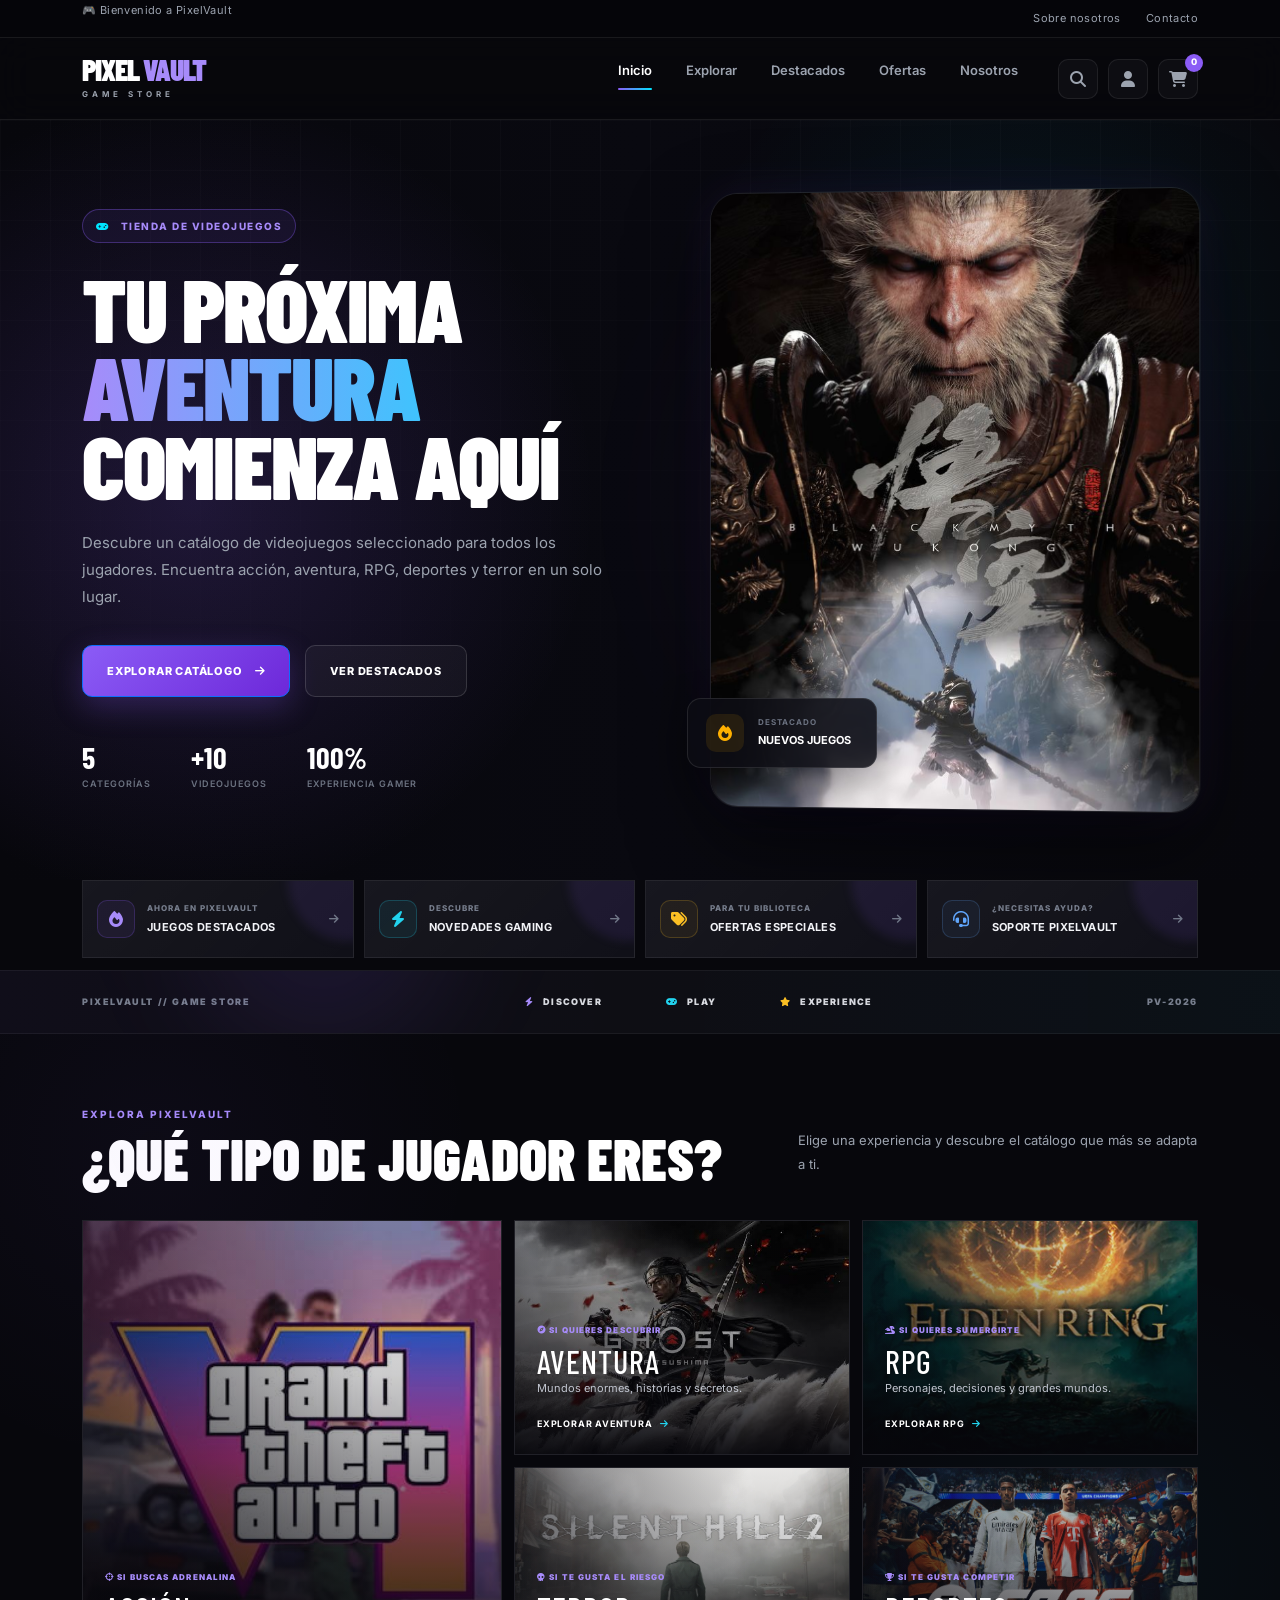
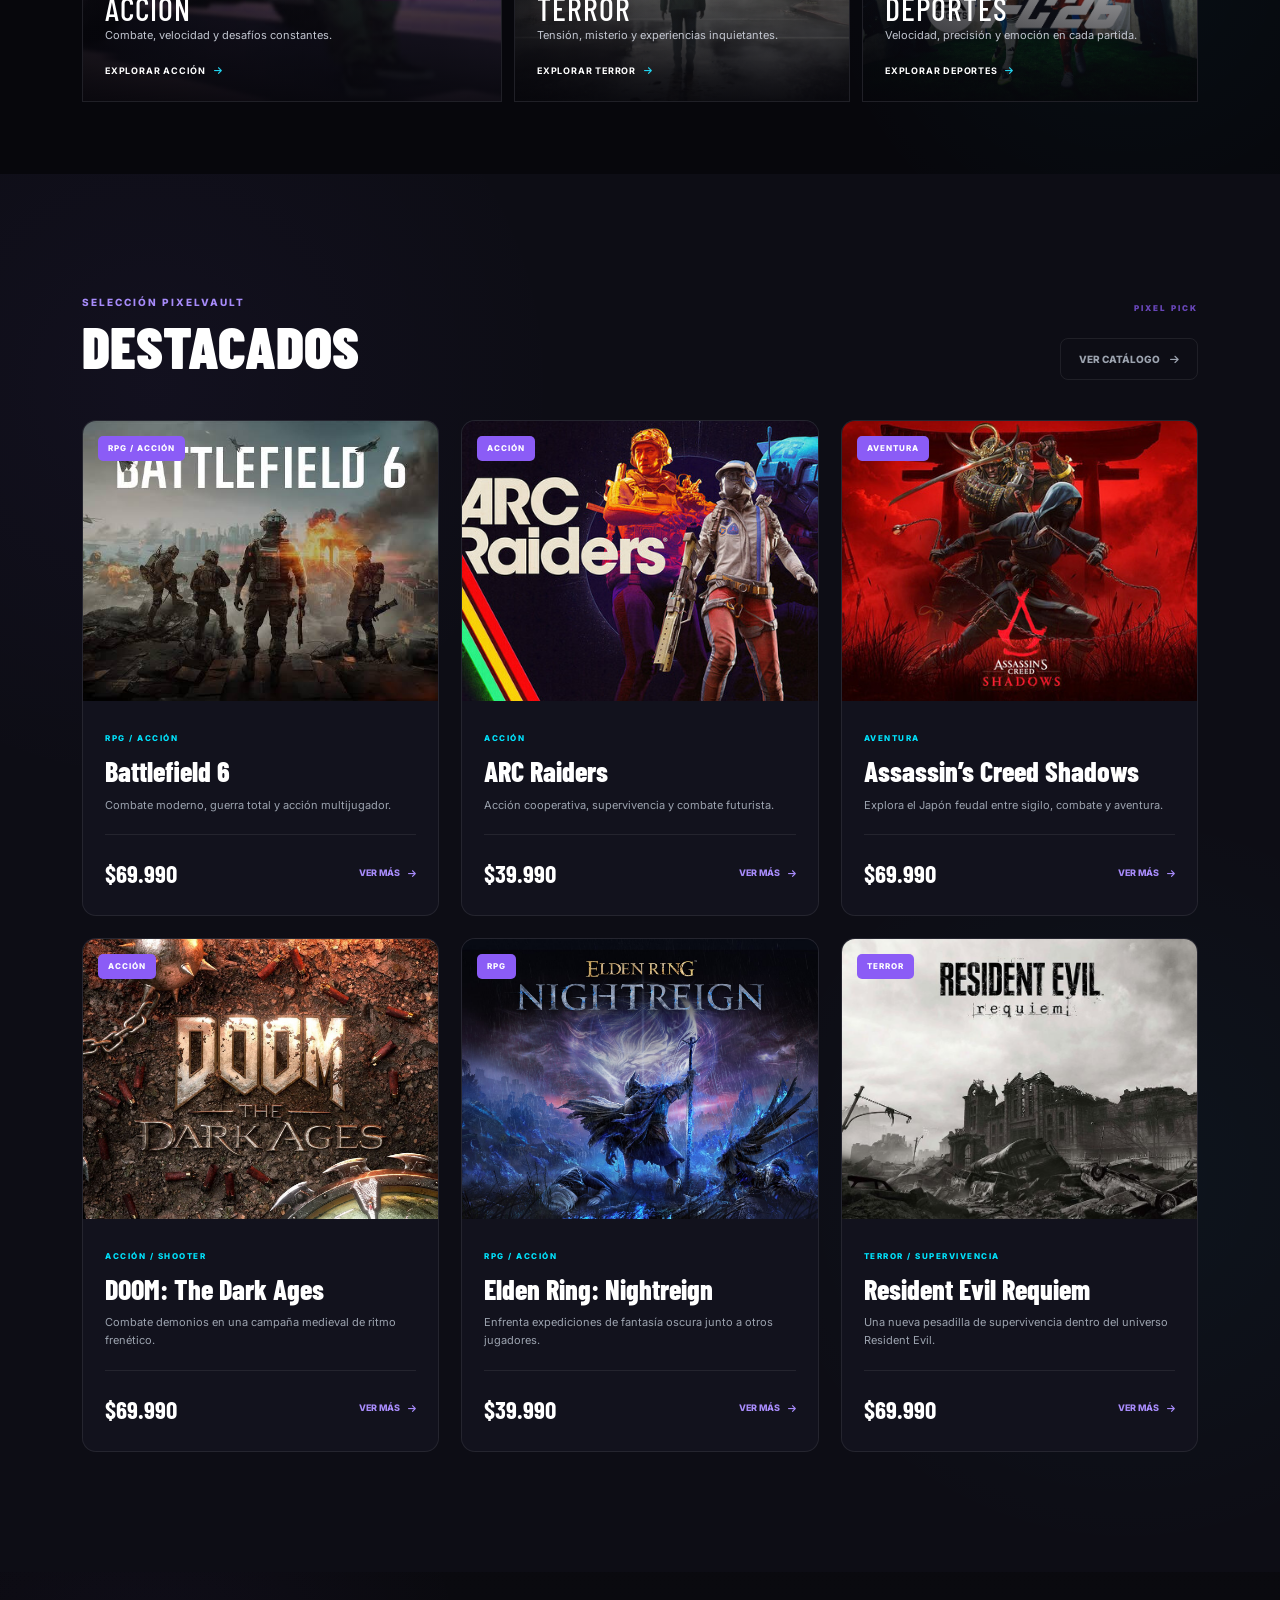
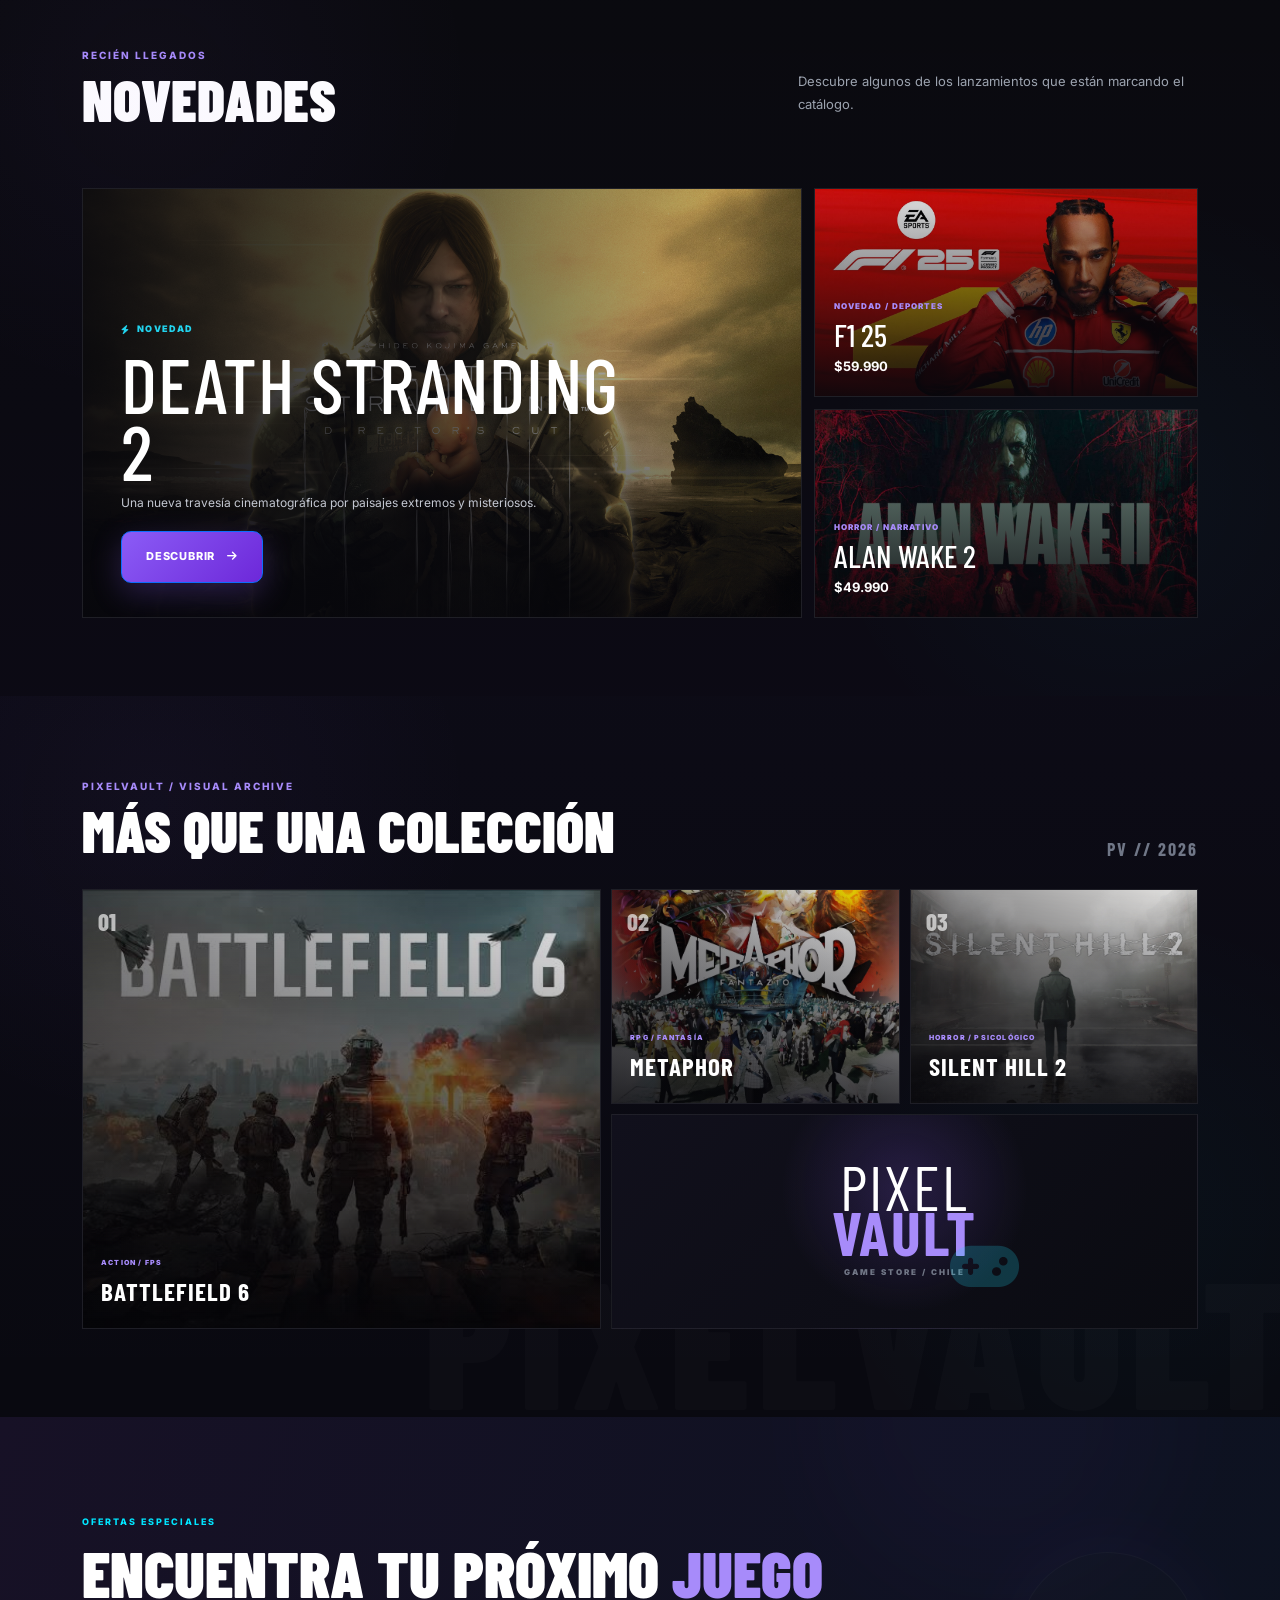
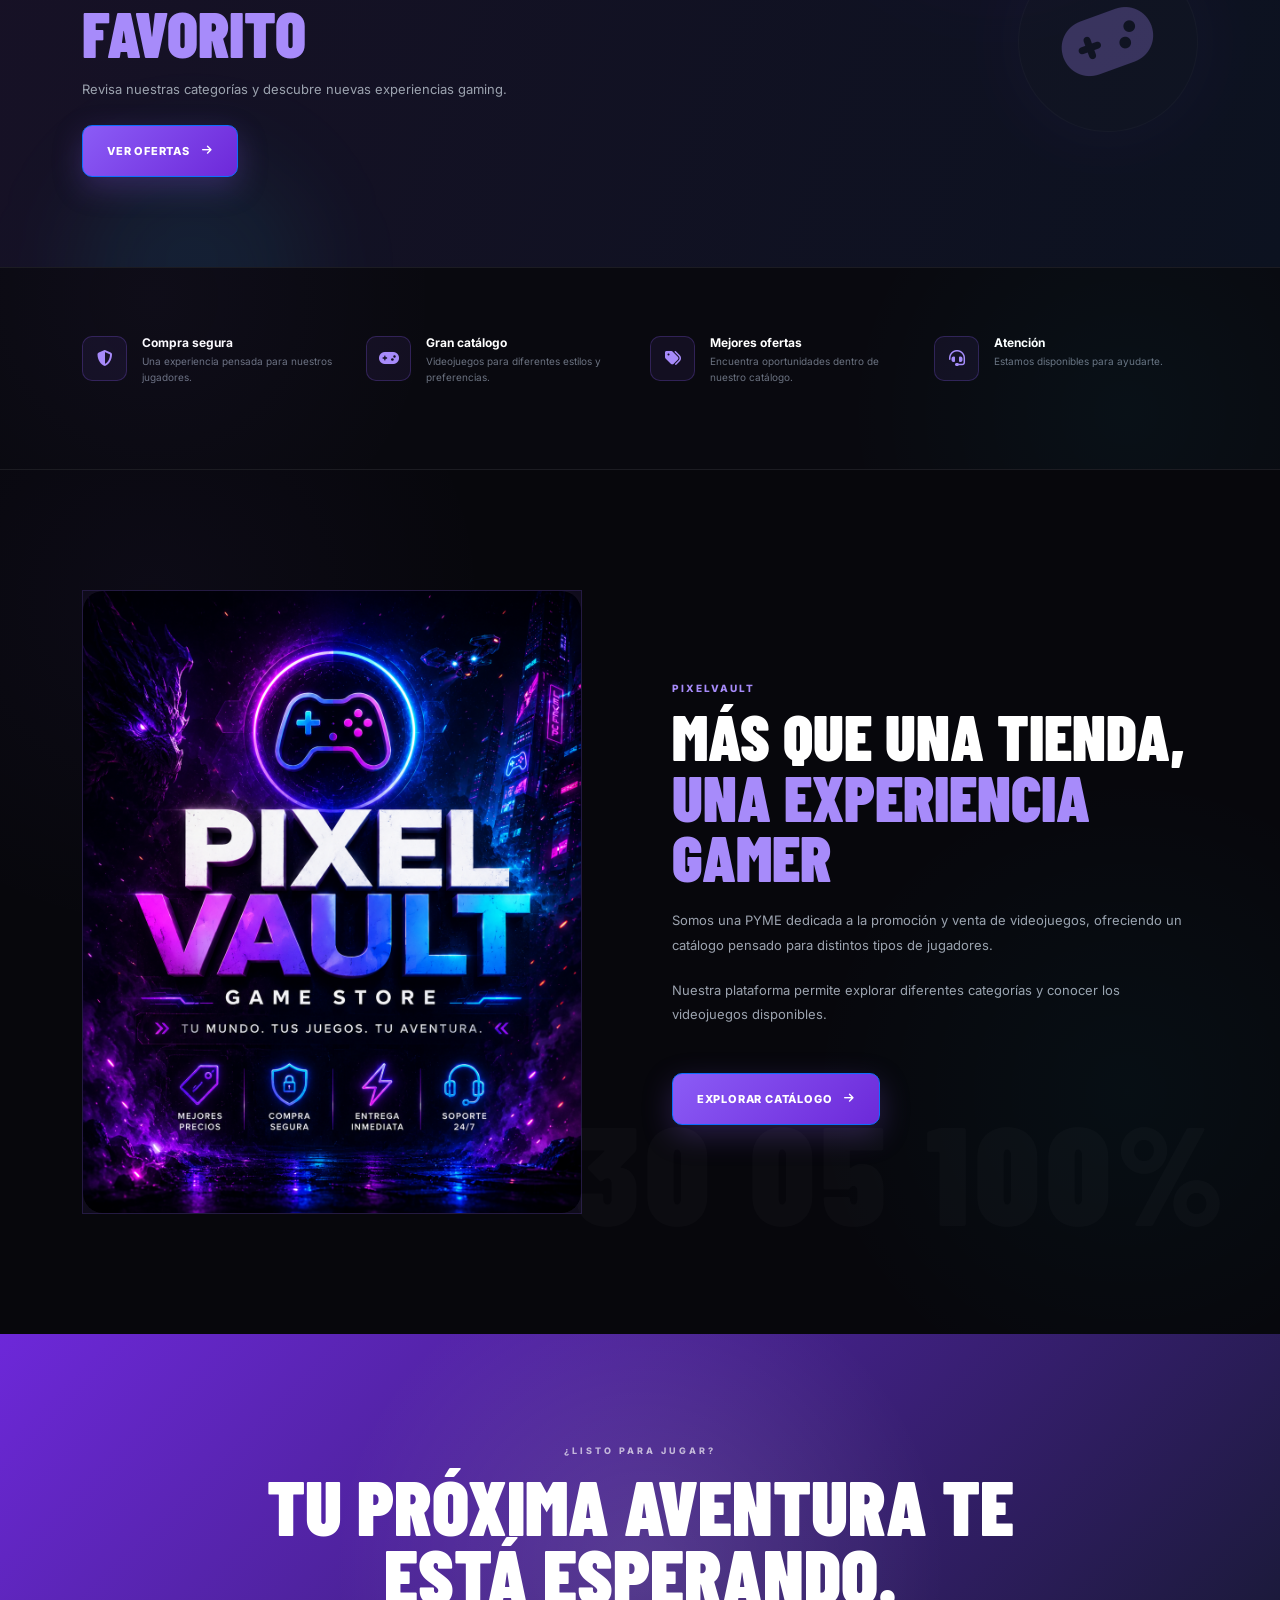
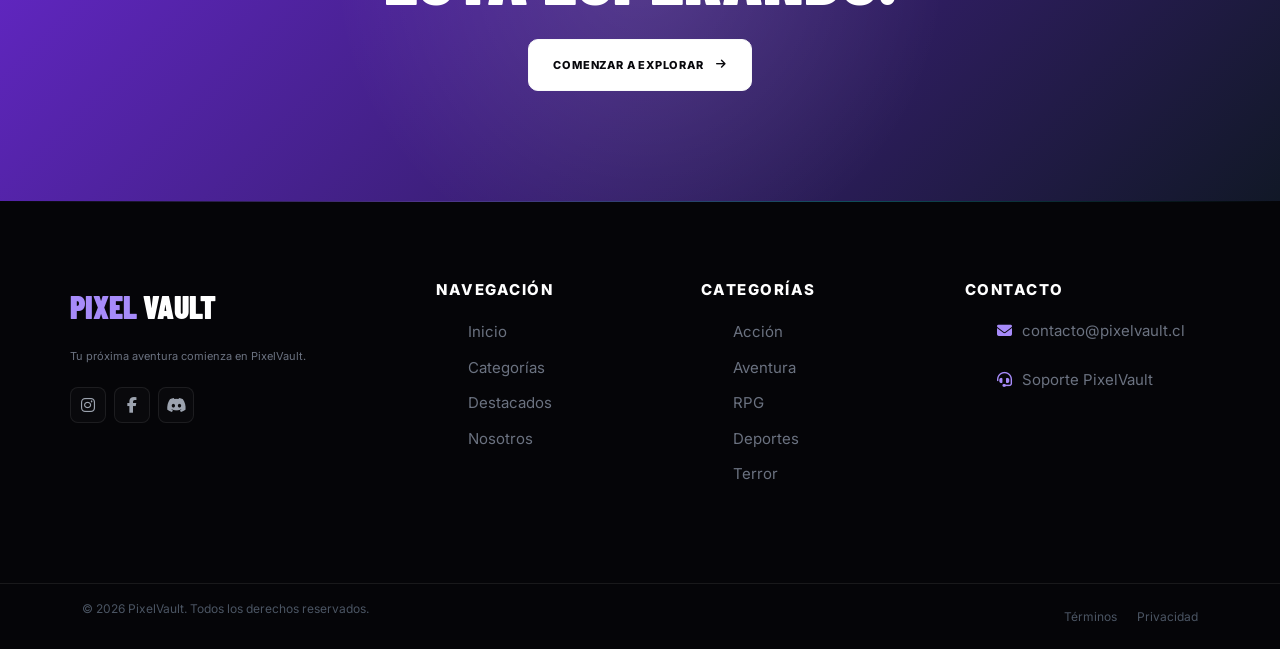
<file: index.html>
<!DOCTYPE html>
<html lang="es">

<head>

    <meta charset="UTF-8">

    <meta name="viewport"
          content="width=device-width, initial-scale=1.0">

    <meta name="description"
          content="PixelVault - Tienda online de videojuegos">

    <meta name="author"
          content="PixelVault">

    <title>PixelVault | Tienda de Videojuegos</title>

    <!-- BOOTSTRAP: estructura responsive -->
    <link rel="stylesheet"
          href="https://cdn.jsdelivr.net/npm/bootstrap@5.3.3/dist/css/bootstrap.min.css">

    <!-- CSS PERSONALIZADO PIXELVAULT -->
    <link rel="stylesheet" href="css/estilos.css">

    <link rel="stylesheet"
          href="https://cdnjs.cloudflare.com/ajax/libs/font-awesome/6.5.2/css/all.min.css">

</head>


<body>


    <!-- =====================================================
         BARRA SUPERIOR
    ====================================================== -->

    <div class="top-bar">

        <div class="container top-bar-content">

            <p class="top-bar-message">
                🎮 Bienvenido a PixelVault
            </p>

            <div class="top-bar-links">

                <a href="#nosotros">
                    Sobre nosotros
                </a>

                <a href="#contacto">
                    Contacto
                </a>

            </div>

        </div>

    </div>



    <!-- =====================================================
         HEADER PRINCIPAL
    ====================================================== -->

    <header class="header">

        <div class="container header-content">


            <!-- LOGO -->

            <div class="brand">

                <a href="index.html"
                   class="brand-link">

                    <span class="brand-pixel">
                        PIXEL
                    </span>

                    <span class="brand-vault">
                        VAULT
                    </span>

                </a>

                <span class="brand-subtitle">
                    GAME STORE
                </span>

            </div>



            <!-- NAVEGACIÓN -->

            <nav class="main-nav">

                <ul class="nav-list">

                    <li class="nav-item">
                        <a href="index.html"
                           class="nav-link active">
                            Inicio
                        </a>
                    </li>

                    <li class="nav-item">
                        <a href="#jugadores"
                           class="nav-link">
                            Explorar
                        </a>
                    </li>

                    <li class="nav-item">
                        <a href="#destacados"
                           class="nav-link">
                            Destacados
                        </a>
                    </li>

                    <li class="nav-item">
                        <a href="#ofertas"
                           class="nav-link">
                            Ofertas
                        </a>
                    </li>

                    <li class="nav-item">
                        <a href="#nosotros"
                           class="nav-link">
                            Nosotros
                        </a>
                    </li>

                </ul>

            </nav>



            <!-- ACCIONES HEADER -->

            <div class="header-actions">

                <button class="header-action search-button"
                        type="button"
                        aria-label="Buscar">

                    <i class="fa-solid fa-magnifying-glass"></i>

                </button>


                <a href="login.html"
                    class="header-action user-button"
                    aria-label="Iniciar sesión"
                    title="Iniciar sesión">
                    <i class="fa-solid fa-user"></i>
                </a>


                <a href="#"
                   class="header-action cart-button"
                   aria-label="Carrito">

                    <i class="fa-solid fa-cart-shopping"></i>

                    <span class="cart-count">
                        0
                    </span>

                </a>

            </div>

        </div>

    </header>



    <!-- =====================================================
         CONTENIDO PRINCIPAL
    ====================================================== -->

    
    <!-- BUSCADOR DE SECCIONES -->
    <div class="section-search-panel" id="sectionSearchPanel" aria-hidden="true">
        <div class="section-search-box" role="dialog" aria-modal="true" aria-label="Buscar sección">

            <div class="section-search-header">
                <div>
                    <span>PIXELVAULT</span>
                    <h3>¿QUÉ QUIERES EXPLORAR?</h3>
                </div>
                <button type="button" id="closeSectionSearch" aria-label="Cerrar">
                    <i class="fa-solid fa-xmark"></i>
                </button>
            </div>

            <div class="section-search-input">
                <i class="fa-solid fa-magnifying-glass"></i>
                <input type="search"
                       id="sectionSearchInput"
                       placeholder="Buscar una sección..."
                       autocomplete="off">
            </div>

            <div class="section-search-results" id="sectionSearchResults">

                <a href="#jugadores" class="section-search-item"
                   data-search="catalogo categorías categoria accion aventura rpg terror deportes explorar">
                    <i class="fa-solid fa-gamepad"></i>
                    <div>
                        <strong>Explorar catálogo</strong>
                        <span>Acción · Aventura · RPG · Terror · Deportes</span>
                    </div>
                </a>

                <a href="#destacados" class="section-search-item"
                   data-search="destacados juegos recomendados selección">
                    <i class="fa-solid fa-star"></i>
                    <div>
                        <strong>Destacados</strong>
                        <span>Juegos seleccionados de PixelVault</span>
                    </div>
                </a>

                <a href="#novedades" class="section-search-item"
                   data-search="novedades nuevos lanzamientos recientes">
                    <i class="fa-solid fa-bolt"></i>
                    <div>
                        <strong>Novedades</strong>
                        <span>Descubre los juegos más recientes</span>
                    </div>
                </a>

                <a href="#ofertas" class="section-search-item"
                   data-search="ofertas descuentos promociones">
                    <i class="fa-solid fa-tags"></i>
                    <div>
                        <strong>Ofertas</strong>
                        <span>Promociones y juegos con descuento</span>
                    </div>
                </a>

                <a href="#nosotros" class="section-search-item"
                   data-search="nosotros empresa pixelvault quienes somos">
                    <i class="fa-solid fa-users"></i>
                    <div>
                        <strong>Nosotros</strong>
                        <span>Conoce PixelVault</span>
                    </div>
                </a>

                <a href="#contacto" class="section-search-item"
                   data-search="contacto soporte ayuda">
                    <i class="fa-solid fa-headset"></i>
                    <div>
                        <strong>Contacto</strong>
                        <span>Soporte y ayuda de PixelVault</span>
                    </div>
                </a>

                <div class="section-search-empty" id="sectionSearchEmpty">
                    <i class="fa-solid fa-magnifying-glass"></i>
                    <strong>No encontramos esa sección</strong>
                    <span>Prueba con catálogo, ofertas, novedades o destacados.</span>
                </div>

            </div>
        </div>
    </div>

    <main>



        <!-- =================================================
             HERO
        ================================================== -->

        <section class="hero">

            <div class="hero-background"></div>

            <div class="container hero-container">


                <div class="hero-content">


                    <span class="hero-tag">

                        <i class="fa-solid fa-gamepad"></i>

                        TIENDA DE VIDEOJUEGOS

                    </span>


                    <h1 class="hero-title">

                        TU PRÓXIMA

                        <span>
                            AVENTURA
                        </span>

                        COMIENZA AQUÍ

                    </h1>


                    <p class="hero-description">

                        Descubre un catálogo de videojuegos
                        seleccionado para todos los jugadores.
                        Encuentra acción, aventura, RPG,
                        deportes y terror en un solo lugar.

                    </p>


                    <div class="hero-buttons d-flex flex-column flex-sm-row">

                        <a href="#jugadores"
                           class="btn btn-primary">

                            <span>
                                EXPLORAR CATÁLOGO
                            </span>

                            <i class="fa-solid fa-arrow-right"></i>

                        </a>


                        <a href="#destacados"
                           class="btn btn-secondary">

                            VER DESTACADOS

                        </a>

                    </div>


                    <div class="hero-stats d-flex flex-wrap">


                        <div class="hero-stat">

                            <strong>
                                5
                            </strong>

                            <span>
                                Categorías
                            </span>

                        </div>


                        <div class="hero-stat">

                            <strong>
                                +10
                            </strong>

                            <span>
                                Videojuegos
                            </span>

                        </div>


                        <div class="hero-stat">

                            <strong>
                                100%
                            </strong>

                            <span>
                                Experiencia Gamer
                            </span>

                        </div>


                    </div>

                </div>


                <!-- IMAGEN HERO -->

                <div class="hero-image-container">

                    <div class="hero-image-glow"></div>

                    <img src="./img/categorias/wukong.jpg"
                         alt="Black Myth: Wukong - Juego destacado"
                         class="hero-image">

                    <div class="hero-floating-card">

                        <i class="fa-solid fa-fire"></i>

                        <div>

                            <span>
                                DESTACADO
                            </span>

                            <strong>
                                NUEVOS JUEGOS
                            </strong>

                        </div>

                    </div>

                </div>

            </div>

        </section>




        <section class="home-pulse">
            <div class="container home-pulse-grid">
                <a href="#destacados" class="home-pulse-card pulse-featured">
                    <span class="pulse-icon"><i class="fa-solid fa-fire"></i></span>
                    <span><small>AHORA EN PIXELVAULT</small><strong>JUEGOS DESTACADOS</strong></span>
                    <i class="fa-solid fa-arrow-right pulse-arrow"></i>
                </a>
                <a href="#novedades" class="home-pulse-card pulse-new">
                    <span class="pulse-icon"><i class="fa-solid fa-bolt"></i></span>
                    <span><small>DESCUBRE</small><strong>NOVEDADES GAMING</strong></span>
                    <i class="fa-solid fa-arrow-right pulse-arrow"></i>
                </a>
                <a href="ofertas.html" class="home-pulse-card pulse-offer">
                    <span class="pulse-icon"><i class="fa-solid fa-tags"></i></span>
                    <span><small>PARA TU BIBLIOTECA</small><strong>OFERTAS ESPECIALES</strong></span>
                    <i class="fa-solid fa-arrow-right pulse-arrow"></i>
                </a>
                <a href="soporte.html" class="home-pulse-card pulse-support">
                    <span class="pulse-icon"><i class="fa-solid fa-headset"></i></span>
                    <span><small>¿NECESITAS AYUDA?</small><strong>SOPORTE PIXELVAULT</strong></span>
                    <i class="fa-solid fa-arrow-right pulse-arrow"></i>
                </a>
            </div>
        </section>


        <!-- =================================================
             FRANJA VISUAL PIXELVAULT
        ================================================== -->
        <section class="brand-strip">
            <div class="container brand-strip-inner">
                <span class="brand-strip-label">PIXELVAULT // GAME STORE</span>
                <div class="brand-strip-items">
                    <span><i class="fa-solid fa-bolt"></i> DISCOVER</span>
                    <span><i class="fa-solid fa-gamepad"></i> PLAY</span>
                    <span><i class="fa-solid fa-star"></i> EXPERIENCE</span>
                </div>
                <span class="brand-strip-code">PV-2026</span>
            </div>
        </section>

        <!-- =================================================
             CATEGORÍAS
        ================================================== -->

        




        <section id="jugadores" class="player-style-section section">
            <div class="container">
                <div class="section-header player-style-header">
                    <div class="section-heading">
                        <span class="section-label">EXPLORA PIXELVAULT</span>
                        <h2 class="section-title">¿QUÉ TIPO DE JUGADOR ERES?</h2>
                    </div>
                    <div class="section-description">
                        <p>Elige una experiencia y descubre el catálogo que más se adapta a ti.</p>
                    </div>
                </div>
                <div class="player-style-grid">

                    <a href="categorias/accion.html" class="player-style-card player-style-action">
                        <img src="./img/categorias/gta6.jpg" alt="Categoría Acción">
                        <div class="player-style-overlay"></div>
                        <div class="player-style-content">
                            <span><i class="fa-solid fa-crosshairs"></i> SI BUSCAS ADRENALINA</span>
                            <h3>ACCIÓN</h3>
                            <p>Combate, velocidad y desafíos constantes.</p>
                            <strong>EXPLORAR ACCIÓN <i class="fa-solid fa-arrow-right"></i></strong>
                        </div>
                    </a>

                    <a href="categorias/aventura.html" class="player-style-card player-style-adventure">
                        <img src="./img/categorias/ghost-of-tsushima.jpg" alt="Categoría Aventura">
                        <div class="player-style-overlay"></div>
                        <div class="player-style-content">
                            <span><i class="fa-solid fa-compass"></i> SI QUIERES DESCUBRIR</span>
                            <h3>AVENTURA</h3>
                            <p>Mundos enormes, historias y secretos.</p>
                            <strong>EXPLORAR AVENTURA <i class="fa-solid fa-arrow-right"></i></strong>
                        </div>
                    </a>

                    <a href="categorias/rpg.html" class="player-style-card player-style-rpg">
                        <img src="./img/categorias/elden-ring.jpg" alt="Categoría RPG">
                        <div class="player-style-overlay"></div>
                        <div class="player-style-content">
                            <span><i class="fa-solid fa-dragon"></i> SI QUIERES SUMERGIRTE</span>
                            <h3>RPG</h3>
                            <p>Personajes, decisiones y grandes mundos.</p>
                            <strong>EXPLORAR RPG <i class="fa-solid fa-arrow-right"></i></strong>
                        </div>
                    </a>

                    <a href="categorias/terror.html" class="player-style-card player-style-horror">
                        <img src="./img/categorias/silent-hill-2.jpg" alt="Categoría Terror">
                        <div class="player-style-overlay"></div>
                        <div class="player-style-content">
                            <span><i class="fa-solid fa-skull"></i> SI TE GUSTA EL RIESGO</span>
                            <h3>TERROR</h3>
                            <p>Tensión, misterio y experiencias inquietantes.</p>
                            <strong>EXPLORAR TERROR <i class="fa-solid fa-arrow-right"></i></strong>
                        </div>
                    </a>

                    <a href="categorias/deportes.html" class="player-style-card player-style-sports">
                        <img src="./img/categorias/fc26.jpg" alt="Categoría Deportes">
                        <div class="player-style-overlay"></div>
                        <div class="player-style-content">
                            <span><i class="fa-solid fa-trophy"></i> SI TE GUSTA COMPETIR</span>
                            <h3>DEPORTES</h3>
                            <p>Velocidad, precisión y emoción en cada partida.</p>
                            <strong>EXPLORAR DEPORTES <i class="fa-solid fa-arrow-right"></i></strong>
                        </div>
                    </a>

                </div>
            </div>
        </section>

        <!-- =================================================
             SECCIÓN DESTACADOS
        ================================================== -->

        <section id="destacados"
                 class="featured-section section">


            <div class="container">


                <div class="section-header">

                    <div class="section-heading">

                        <span class="section-label">
                            SELECCIÓN PIXELVAULT
                        </span>

                        <h2 class="section-title">
                            DESTACADOS
                        </h2>

                    </div>


                    <a href="#jugadores"
                       class="section-button">

                        VER CATÁLOGO

                        <i class="fa-solid fa-arrow-right"></i>

                    </a>

                </div>



                <div class="featured-grid">


                    <!-- JUEGO DESTACADO 1 -->

                    <article class="featured-card flip-card">
<div class="flip-card-inner">
<div class="flip-card-front">


                        <div class="featured-image">

                            <img src="./img/juegos/battlefield-6.jpg"
                                 alt="Battlefield 6">


                            <span class="featured-badge">
                                RPG / ACCIÓN
                            </span>

                        </div>


                        <div class="featured-info">

                            <span class="game-category">
                                RPG / ACCIÓN
                            </span>

                            <h3>
                                Battlefield 6
                            </h3>

                            <p>
                                Combate moderno, guerra total y acción multijugador.
                            </p>


                            <div class="game-bottom">

                                <strong class="game-price">
                                    $69.990
                                </strong>

                                <a href="#" class="game-button flip-trigger" role="button">

                                    VER MÁS

                                    <i class="fa-solid fa-arrow-right"></i>

                                </a>

                            </div>

                        </div>

                    </div>
<div class="flip-card-back">
    <span class="flip-back-label"><i class="fa-solid fa-circle-info"></i> INFORMACIÓN DEL JUEGO</span>
    <h3>Battlefield 6</h3>
    <p class="flip-back-description">Guerra total, destrucción dinámica y combate multijugador a gran escala.</p>
    <div class="flip-compatibility">
        <span><strong>CPU</strong>Ryzen 5 5600 / Core i5-12400</span>
        <span><strong>GPU</strong>RTX 2060 / RX 6600</span>
        <span><strong>RAM</strong>16 GB RAM</span>
        <span><strong>SSD</strong>80 GB disponibles</span>
        <span><strong>RENDIMIENTO</strong>1080p · 60 FPS</span>
        <span><strong>MODO</strong>Multijugador online</span>
    </div>
    <a href="#" class="game-button flip-back-trigger" role="button">VOLVER A TARJETA <i class="fa-solid fa-rotate-left"></i></a>
</div>
</div>
</article>



                    <!-- JUEGO DESTACADO 2 -->

                    <article class="featured-card flip-card">
<div class="flip-card-inner">
<div class="flip-card-front">


                        <div class="featured-image">

                            <img src="./img/juegos/arc-raiders.jpg"
                                 alt="ARC Raiders">


                            <span class="featured-badge">
                                ACCIÓN
                            </span>

                        </div>


                        <div class="featured-info">

                            <span class="game-category">
                                ACCIÓN
                            </span>

                            <h3>
                                ARC Raiders
                            </h3>

                            <p>
                                Acción cooperativa, supervivencia y combate futurista.
                            </p>


                            <div class="game-bottom">

                                <strong class="game-price">
                                    $39.990
                                </strong>

                                <a href="#" class="game-button flip-trigger" role="button">

                                    VER MÁS

                                    <i class="fa-solid fa-arrow-right"></i>

                                </a>

                            </div>

                        </div>

                    </div>
<div class="flip-card-back">
    <span class="flip-back-label"><i class="fa-solid fa-circle-info"></i> INFORMACIÓN DEL JUEGO</span>
    <h3>ARC Raiders</h3>
    <p class="flip-back-description">Extracción, supervivencia y combate cooperativo contra máquinas en un mundo futurista.</p>
    <div class="flip-compatibility">
        <span><strong>CPU</strong>Ryzen 5 3600 / Core i5-10400</span>
        <span><strong>GPU</strong>RTX 2060 / RX 6600</span>
        <span><strong>RAM</strong>16 GB RAM</span>
        <span><strong>SSD</strong>60 GB disponibles</span>
        <span><strong>RENDIMIENTO</strong>1080p · 60 FPS</span>
        <span><strong>MODO</strong>Cooperativo / Online</span>
    </div>
    <a href="#" class="game-button flip-back-trigger" role="button">VOLVER A TARJETA <i class="fa-solid fa-rotate-left"></i></a>
</div>
</div>
</article>



                    <!-- JUEGO DESTACADO 3 -->

                    <article class="featured-card flip-card">
<div class="flip-card-inner">
<div class="flip-card-front">


                        <div class="featured-image">

                            <img src="./img/juegos/assassins-creed-shadows.jpg"
                                 alt="Assassin’s Creed Shadows">


                            <span class="featured-badge">
                                AVENTURA
                            </span>

                        </div>


                        <div class="featured-info">

                            <span class="game-category">
                                AVENTURA
                            </span>

                            <h3>
                                Assassin’s Creed Shadows
                            </h3>

                            <p>
                                Explora el Japón feudal entre sigilo, combate y aventura.
                            </p>


                            <div class="game-bottom">

                                <strong class="game-price">
                                    $69.990
                                </strong>

                                <a href="#" class="game-button flip-trigger" role="button">

                                    VER MÁS

                                    <i class="fa-solid fa-arrow-right"></i>

                                </a>

                            </div>

                        </div>

                    </div>
<div class="flip-card-back">
    <span class="flip-back-label"><i class="fa-solid fa-circle-info"></i> INFORMACIÓN DEL JUEGO</span>
    <h3>Assassin’s Creed Shadows</h3>
    <p class="flip-back-description">Explora el Japón feudal entre sigilo, combate, exploración y una gran campaña narrativa.</p>
    <div class="flip-compatibility">
        <span><strong>CPU</strong>Ryzen 5 5600 / Core i5-12400</span>
        <span><strong>GPU</strong>RTX 3060 / RX 6700 XT</span>
        <span><strong>RAM</strong>16 GB RAM</span>
        <span><strong>SSD</strong>100 GB disponibles</span>
        <span><strong>RENDIMIENTO</strong>1080p · 60 FPS</span>
        <span><strong>TIPO</strong>Acción / Aventura</span>
    </div>
    <a href="#" class="game-button flip-back-trigger" role="button">VOLVER A TARJETA <i class="fa-solid fa-rotate-left"></i></a>
</div>
</div>
</article>


                
                    <article class="featured-card flip-card">
<div class="flip-card-inner">
<div class="flip-card-front">
                        <div class="featured-image">
                            <img src="./img/juegos/accion/doom-the-dark-ages.jpg" alt="DOOM The Dark Ages">
                            <span class="featured-badge">ACCIÓN</span>
                        </div>
                        <div class="featured-info">
                            <span class="game-category">ACCIÓN / SHOOTER</span>
                            <h3>DOOM: The Dark Ages</h3>
                            <p>Combate demonios en una campaña medieval de ritmo frenético.</p>
                            <div class="game-bottom">
                                <strong class="game-price">$69.990</strong>
                                <a href="#" class="game-button flip-trigger" role="button">VER MÁS <i class="fa-solid fa-arrow-right"></i></a>
                            </div>
                        </div>
                    </div>
<div class="flip-card-back">
    <span class="flip-back-label"><i class="fa-solid fa-circle-info"></i> INFORMACIÓN DEL JUEGO</span>
    <h3>DOOM: The Dark Ages</h3>
    <p class="flip-back-description">Combate demonios con acción intensa, armas pesadas y una campaña ambientada en una era medieval.</p>
    <div class="flip-compatibility">
        <span><strong>CPU</strong>Ryzen 5 3600 / Core i5-10400</span>
        <span><strong>GPU</strong>RTX 2060 / RX 6600</span>
        <span><strong>RAM</strong>16 GB RAM</span>
        <span><strong>SSD</strong>100 GB disponibles</span>
        <span><strong>RENDIMIENTO</strong>1080p · 60 FPS</span>
        <span><strong>TIPO</strong>FPS / Acción</span>
    </div>
    <a href="#" class="game-button flip-back-trigger" role="button">VOLVER A TARJETA <i class="fa-solid fa-rotate-left"></i></a>
</div>
</div>
</article>

                    <article class="featured-card flip-card">
<div class="flip-card-inner">
<div class="flip-card-front">
                        <div class="featured-image">
                            <img src="./img/juegos/rpg/elden-ring-nightreign.jpg" alt="Elden Ring Nightreign">
                            <span class="featured-badge">RPG</span>
                        </div>
                        <div class="featured-info">
                            <span class="game-category">RPG / ACCIÓN</span>
                            <h3>Elden Ring: Nightreign</h3>
                            <p>Enfrenta expediciones de fantasía oscura junto a otros jugadores.</p>
                            <div class="game-bottom">
                                <strong class="game-price">$39.990</strong>
                                <a href="#" class="game-button flip-trigger" role="button">VER MÁS <i class="fa-solid fa-arrow-right"></i></a>
                            </div>
                        </div>
                    </div>
<div class="flip-card-back">
    <span class="flip-back-label"><i class="fa-solid fa-circle-info"></i> INFORMACIÓN DEL JUEGO</span>
    <h3>Elden Ring: Nightreign</h3>
    <p class="flip-back-description">Expediciones cooperativas, combates intensos y supervivencia en un mundo de fantasía oscura.</p>
    <div class="flip-compatibility">
        <span><strong>CPU</strong>Ryzen 5 3600 / Core i5-10400</span>
        <span><strong>GPU</strong>GTX 1070 / RX 580</span>
        <span><strong>RAM</strong>16 GB RAM</span>
        <span><strong>SSD</strong>30 GB disponibles</span>
        <span><strong>RENDIMIENTO</strong>1080p · 60 FPS</span>
        <span><strong>MODO</strong>Cooperativo · 3 jugadores</span>
    </div>
    <a href="#" class="game-button flip-back-trigger" role="button">VOLVER A TARJETA <i class="fa-solid fa-rotate-left"></i></a>
</div>
</div>
</article>

                    <article class="featured-card flip-card">
<div class="flip-card-inner">
<div class="flip-card-front">
                        <div class="featured-image">
                            <img src="./img/juegos/terror/resident-evil-requiem.jpg" alt="Resident Evil Requiem">
                            <span class="featured-badge">TERROR</span>
                        </div>
                        <div class="featured-info">
                            <span class="game-category">TERROR / SUPERVIVENCIA</span>
                            <h3>Resident Evil Requiem</h3>
                            <p>Una nueva pesadilla de supervivencia dentro del universo Resident Evil.</p>
                            <div class="game-bottom">
                                <strong class="game-price">$69.990</strong>
                                <a href="#" class="game-button flip-trigger" role="button">VER MÁS <i class="fa-solid fa-arrow-right"></i></a>
                            </div>
                        </div>
                    </div>
<div class="flip-card-back">
    <span class="flip-back-label"><i class="fa-solid fa-circle-info"></i> INFORMACIÓN DEL JUEGO</span>
    <h3>Resident Evil Requiem</h3>
    <p class="flip-back-description">Una experiencia de horror y supervivencia con exploración, tensión y combates contra criaturas.</p>
    <div class="flip-compatibility">
        <span><strong>CPU</strong>Ryzen 5 5600 / Core i5-12400</span>
        <span><strong>GPU</strong>RTX 3060 / RX 6600</span>
        <span><strong>RAM</strong>16 GB RAM</span>
        <span><strong>SSD</strong>80 GB disponibles</span>
        <span><strong>RENDIMIENTO</strong>1080p · 60 FPS</span>
        <span><strong>TIPO</strong>Survival Horror</span>
    </div>
    <a href="#" class="game-button flip-back-trigger" role="button">VOLVER A TARJETA <i class="fa-solid fa-rotate-left"></i></a>
</div>
</div>
</article>

</div>

            </div>

        </section>




        <section id="novedades" class="news-section section">
            <div class="container">
                <div class="section-header">
                    <div class="section-heading">
                        <span class="section-label">RECIÉN LLEGADOS</span>
                        <h2 class="section-title">NOVEDADES</h2>
                    </div>
                    <div class="section-description">
                        <p>Descubre algunos de los lanzamientos que están marcando el catálogo.</p>
                    </div>
                </div>
                <div class="news-featured">
                    <article class="news-main-card">
                        <img src="./img/juegos/aventura/death-stranding-2.jpg" alt="Death Stranding 2">
                        <div class="news-main-overlay"></div>
                        <div class="news-main-content">
                            <span class="news-kicker"><i class="fa-solid fa-bolt"></i> NOVEDAD</span>
                            <h3>DEATH STRANDING 2</h3>
                            <p>Una nueva travesía cinematográfica por paisajes extremos y misteriosos.</p>
                            <a href="novedades.html" class="btn btn-primary">DESCUBRIR <i class="fa-solid fa-arrow-right"></i></a>
                        </div>
                    </article>
                    <div class="news-side">
                        <a href="novedades.html" class="news-mini-card">
                            <img src="./img/juegos/deportes/f1-25.jpg" alt="F1 25">
                            <div class="news-mini-overlay"></div>
                            <div class="news-mini-content">
                                <span>NOVEDAD / DEPORTES</span><h3>F1 25</h3><strong>$59.990</strong>
                            </div>
                        </article>
                        <a href="novedades.html" class="news-mini-card">
                            <img src="./img/juegos/terror/alan-wake-2.jpg" alt="Alan Wake 2">
                            <div class="news-mini-overlay"></div>
                            <div class="news-mini-content">
                                <span>HORROR / NARRATIVO</span><h3>ALAN WAKE 2</h3><strong>$49.990</strong>
                            </div>
                        </a>
                    </div>
                </div>
            </div>
        </section>


        <!-- =================================================
             MOSAICO VISUAL PIXELVAULT
        ================================================== -->
        <section class="pixel-mosaic-section section">
            <div class="container">
                <div class="mosaic-heading">
                    <div>
                        <span class="section-label">PIXELVAULT / VISUAL ARCHIVE</span>
                        <h2 class="section-title">MÁS QUE UNA COLECCIÓN</h2>
                    </div>
                    <span class="mosaic-index">PV // 2026</span>
                </div>

                <div class="pixel-mosaic">
                    <div class="mosaic-card mosaic-large">
                        <img src="./img/juegos/battlefield-6.jpg" alt="Battlefield 6">
                        <div class="mosaic-overlay"></div>
                        <span class="mosaic-number">01</span>
                        <div class="mosaic-caption">
                            <span>ACTION / FPS</span>
                            <strong>BATTLEFIELD 6</strong>
                        </div>
                    </div>

                    <div class="mosaic-card mosaic-top">
                        <img src="./img/juegos/rpg/metaphor-refantazio.jpg" alt="Metaphor ReFantazio">
                        <div class="mosaic-overlay"></div>
                        <span class="mosaic-number">02</span>
                        <div class="mosaic-caption">
                            <span>RPG / FANTASÍA</span>
                            <strong>METAPHOR</strong>
                        </div>
                    </div>

                    <div class="mosaic-card mosaic-bottom">
                        <img src="./img/juegos/terror/silent-hill-2.jpg" alt="Silent Hill 2">
                        <div class="mosaic-overlay"></div>
                        <span class="mosaic-number">03</span>
                        <div class="mosaic-caption">
                            <span>HORROR / PSICOLÓGICO</span>
                            <strong>SILENT HILL 2</strong>
                        </div>
                    </div>

                    <div class="mosaic-card mosaic-accent">
                        <div class="mosaic-accent-inner">
                            <span>PIXEL</span>
                            <strong>VAULT</strong>
                            <small>GAME STORE / CHILE</small>
                            <i class="fa-solid fa-gamepad"></i>
                        </div>
                    </div>
                </div>
            </div>
        </section>

        <!-- =================================================
             BANNER PROMOCIONAL
        ================================================== -->

        <section id="ofertas"
                 class="promo-section">


            <div class="container promo-container">


                <div class="promo-content">

                    <span class="promo-label">
                        OFERTAS ESPECIALES
                    </span>

                    <h2>
                        ENCUENTRA TU PRÓXIMO
                        <span>JUEGO FAVORITO</span>
                    </h2>

                    <p>
                        Revisa nuestras categorías y descubre
                        nuevas experiencias gaming.
                    </p>

                    <a href="ofertas.html"
                       class="btn btn-primary">

                        VER OFERTAS

                        <i class="fa-solid fa-arrow-right"></i>

                    </a>

                </div>


                <div class="promo-decoration">

                    <i class="fa-solid fa-gamepad"></i>

                </div>

            </div>

        </section>



        <!-- =================================================
             CARACTERÍSTICAS
        ================================================== -->

        <section class="features-section section">


            <div class="container">


                <div class="features-grid">


                    <div class="feature">

                        <div class="feature-icon">

                            <i class="fa-solid fa-shield-halved"></i>

                        </div>

                        <div class="feature-content">

                            <h3>
                                Compra segura
                            </h3>

                            <p>
                                Una experiencia pensada
                                para nuestros jugadores.
                            </p>

                        </div>

                    </div>



                    <div class="feature">

                        <div class="feature-icon">

                            <i class="fa-solid fa-gamepad"></i>

                        </div>

                        <div class="feature-content">

                            <h3>
                                Gran catálogo
                            </h3>

                            <p>
                                Videojuegos para diferentes
                                estilos y preferencias.
                            </p>

                        </div>

                    </div>



                    <div class="feature">

                        <div class="feature-icon">

                            <i class="fa-solid fa-tags"></i>

                        </div>

                        <div class="feature-content">

                            <h3>
                                Mejores ofertas
                            </h3>

                            <p>
                                Encuentra oportunidades
                                dentro de nuestro catálogo.
                            </p>

                        </div>

                    </div>



                    <div class="feature">

                        <div class="feature-icon">

                            <i class="fa-solid fa-headset"></i>

                        </div>

                        <div class="feature-content">

                            <h3>
                                Atención
                            </h3>

                            <p>
                                Estamos disponibles para
                                ayudarte.
                            </p>

                        </div>

                    </div>


                </div>

            </div>

        </section>



        <!-- =================================================
             NOSOTROS
        ================================================== -->

        <section id="nosotros"
                 class="about-section section">


            <div class="container about-container">


                <div class="about-image">

                    <img src="./img/pixelvault-logo.jpg"
                         alt="Experiencia PixelVault">

                </div>


                <div class="about-content">

                    <span class="section-label">
                        PIXELVAULT
                    </span>

                    <h2>
                        MÁS QUE UNA TIENDA,
                        <span>UNA EXPERIENCIA GAMER</span>
                    </h2>

                    <p>
                        Somos una PYME dedicada a la promoción
                        y venta de videojuegos, ofreciendo un
                        catálogo pensado para distintos tipos
                        de jugadores.
                    </p>

                    <p>
                        Nuestra plataforma permite explorar
                        diferentes categorías y conocer los
                        videojuegos disponibles.
                    </p>

                    <a href="#jugadores"
                       class="btn btn-primary">

                        EXPLORAR CATÁLOGO

                        <i class="fa-solid fa-arrow-right"></i>

                    </a>

                </div>

            </div>

        </section>



        <!-- =================================================
             CALL TO ACTION
        ================================================== -->

        <section class="cta-section">


            <div class="container cta-container">


                <div class="cta-content">

                    <span>
                        ¿LISTO PARA JUGAR?
                    </span>

                    <h2>
                        TU PRÓXIMA AVENTURA
                        TE ESTÁ ESPERANDO.
                    </h2>

                    <a href="#jugadores"
                       class="btn btn-light">

                        COMENZAR A EXPLORAR

                        <i class="fa-solid fa-arrow-right"></i>

                    </a>

                </div>


            </div>

        </section>


    </main>



    <!-- =====================================================
         FOOTER
    ====================================================== -->

    <footer id="contacto"
            class="footer">


        <div class="container footer-container">


            <!-- COLUMNA MARCA -->

            <div class="footer-column footer-brand">

                <a href="index.html"
                   class="footer-logo">

                    <span>
                        PIXEL
                    </span>VAULT

                </a>


                <p>
                    Tu próxima aventura comienza
                    en PixelVault.
                </p>


                <div class="social-links">

                    <a href="#"
                       aria-label="Instagram">

                        <i class="fa-brands fa-instagram"></i>

                    </a>

                    <a href="#"
                       aria-label="Facebook">

                        <i class="fa-brands fa-facebook-f"></i>

                    </a>

                    <a href="#"
                       aria-label="Discord">

                        <i class="fa-brands fa-discord"></i>

                    </a>

                </div>

            </div>



            <!-- NAVEGACIÓN -->

            <div class="footer-column">

                <h3>
                    NAVEGACIÓN
                </h3>

                <ul>

                    <li>
                        <a href="index.html">
                            Inicio
                        </a>
                    </li>

                    <li>
                        <a href="#jugadores">
                            Categorías
                        </a>
                    </li>

                    <li>
                        <a href="#destacados">
                            Destacados
                        </a>
                    </li>

                    <li>
                        <a href="#nosotros">
                            Nosotros
                        </a>
                    </li>

                </ul>

            </div>



            <!-- CATEGORÍAS -->

            <div class="footer-column">

                <h3>
                    CATEGORÍAS
                </h3>

                <ul>

                    <li>
                        <a href="categorias/accion.html">
                            Acción
                        </a>
                    </li>

                    <li>
                        <a href="categorias/aventura.html">
                            Aventura
                        </a>
                    </li>

                    <li>
                        <a href="categorias/rpg.html">
                            RPG
                        </a>
                    </li>

                    <li>
                        <a href="categorias/deportes.html">
                            Deportes
                        </a>
                    </li>

                    <li>
                        <a href="categorias/terror.html">
                            Terror
                        </a>
                    </li>

                </ul>

            </div>



            <!-- CONTACTO -->

            <div class="footer-column">

                <h3>
                    CONTACTO
                </h3>

                <ul class="contact-list">

                    <li>

                        <i class="fa-solid fa-envelope"></i>

                        <span>
                            contacto@pixelvault.cl
                        </span>

                    </li>

                    <li>

                        <i class="fa-solid fa-headset"></i>

                        <a href="soporte.html" class="support-link"> Soporte PixelVault </a>

                    </li>

                </ul>

            </div>


        </div>



        <!-- FOOTER BOTTOM -->

        <div class="footer-bottom">

            <div class="container footer-bottom-content">

                <p>
                    © 2026 PixelVault.
                    Todos los derechos reservados.
                </p>

                <div>

                    <a href="#">
                        Términos
                    </a>

                    <a href="#">
                        Privacidad
                    </a>

                </div>

            </div>

        </div>


    </footer>



<script>
document.addEventListener("DOMContentLoaded", function () {

    /* ==========================================
       GIRO DE TARJETAS DESTACADAS
       ========================================== */
    document.querySelectorAll(".flip-card").forEach(function (card) {

        const openButton = card.querySelector(".flip-trigger");
        const closeButton = card.querySelector(".flip-back-trigger");

        if (openButton) {
            openButton.addEventListener("click", function (event) {
                event.preventDefault();
                card.classList.add("is-flipped");
            });
        }

        if (closeButton) {
            closeButton.addEventListener("click", function (event) {
                event.preventDefault();
                card.classList.remove("is-flipped");
            });
        }
    });


    /* ==========================================
       BUSCADOR DE SECCIONES
       ========================================== */
    const searchButton = document.querySelector(".search-button");
    const searchPanel = document.getElementById("sectionSearchPanel");
    const closeSearch = document.getElementById("closeSectionSearch");
    const searchInput = document.getElementById("sectionSearchInput");
    const searchItems = Array.from(
        document.querySelectorAll(".section-search-item")
    );
    const emptyMessage = document.getElementById("sectionSearchEmpty");

    if (!searchButton || !searchPanel || !searchInput) return;

    function openSearch() {
        searchPanel.classList.add("active");
        searchPanel.setAttribute("aria-hidden", "false");
        document.body.classList.add("section-search-open");

        setTimeout(function () {
            searchInput.focus();
        }, 120);
    }

    function closeSearchPanel() {
        searchPanel.classList.remove("active");
        searchPanel.setAttribute("aria-hidden", "true");
        document.body.classList.remove("section-search-open");

        searchInput.value = "";
        filterSections("");
    }

    function filterSections(value) {
        const query = value.toLowerCase().trim();
        let found = 0;

        searchItems.forEach(function (item) {
            const text = (
                item.textContent + " " +
                (item.dataset.search || "")
            ).toLowerCase();

            const matches = query === "" || text.includes(query);

            item.style.display = matches ? "flex" : "none";

            if (matches) {
                found++;
            }
        });

        if (emptyMessage) {
            emptyMessage.style.display = found === 0 ? "block" : "none";
        }
    }

    searchButton.addEventListener("click", function () {
        openSearch();
    });

    closeSearch.addEventListener("click", function () {
        closeSearchPanel();
    });

    searchInput.addEventListener("input", function () {
        filterSections(this.value);
    });

    searchItems.forEach(function (item) {
        item.addEventListener("click", function () {
            closeSearchPanel();
        });
    });

    searchPanel.addEventListener("click", function (event) {
        if (event.target === searchPanel) {
            closeSearchPanel();
        }
    });

    document.addEventListener("keydown", function (event) {
        if (
            event.key === "Escape" &&
            searchPanel.classList.contains("active")
        ) {
            closeSearchPanel();
        }
    });

});
</script>
</body>

</html>
</file>
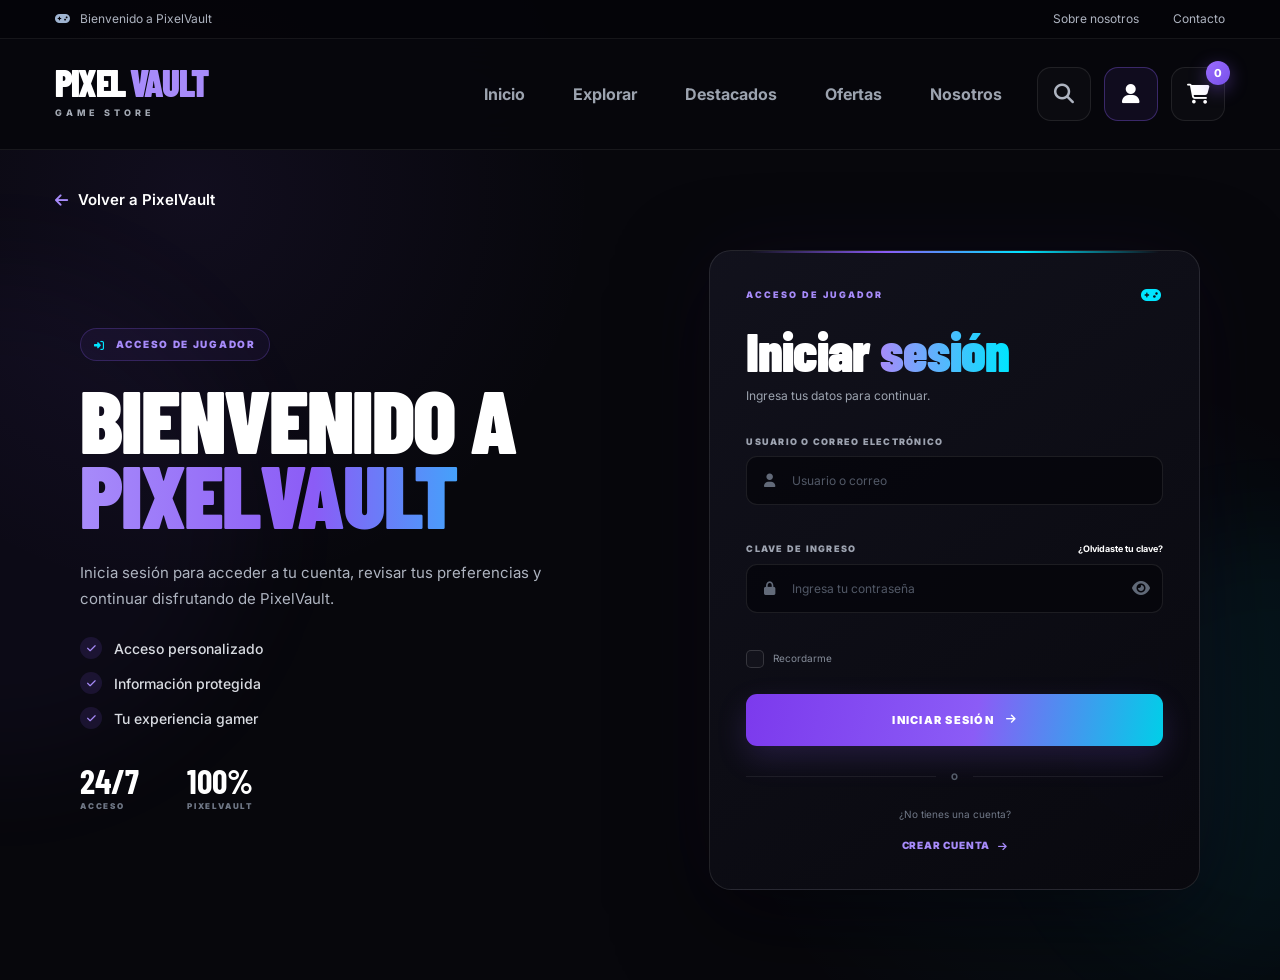
<file: login.html>
<!DOCTYPE html>
<html lang="es">

<head>

    <meta charset="UTF-8">

    <meta
        name="viewport"
        content="width=device-width, initial-scale=1.0"
    >

    <meta
        name="description"
        content="Inicia sesión en PixelVault"
    >

    <title>Iniciar sesión | PixelVault</title>


    <!-- Google Fonts -->

    <link rel="preconnect" href="https://fonts.googleapis.com">

    <link
        rel="preconnect"
        href="https://fonts.gstatic.com"
        crossorigin
    >

    <link
        href="https://fonts.googleapis.com/css2?family=Barlow+Condensed:wght@400;500;600;700;800;900&family=Inter:wght@400;500;600;700;800&display=swap"
        rel="stylesheet"
    >


    <!-- Font Awesome -->

    <link
        rel="stylesheet"
        href="https://cdnjs.cloudflare.com/ajax/libs/font-awesome/6.5.2/css/all.min.css"
    >


    <!-- CSS -->

    <link
        rel="stylesheet"
        href="css/estilos.css"
    >

    <link
        rel="stylesheet"
        href="css/auth.css"
    >

    <!-- Bootstrap 5.3.3 -->
    <link
        href="https://cdn.jsdelivr.net/npm/bootstrap@5.3.3/dist/css/bootstrap.min.css"
        rel="stylesheet"
    >


    <style>
        /* FIX DEFINITIVO: botones para mostrar/ocultar contraseña */
        .auth-input {
            position: relative;
        }
        .auth-input input {
            flex: 1 1 auto;
            width: 1%;
        }
        .auth-password-toggle {
            position: relative;
            z-index: 20;
            flex: 0 0 43px;
            width: 43px;
            height: 45px;
            margin: 0;
            padding: 0;
            border: 0;
            outline: 0;
            background: transparent;
            color: #606978;
            cursor: pointer;
            pointer-events: auto;
            display: flex;
            align-items: center;
            justify-content: center;
        }
        .auth-password-toggle:hover {
            color: #a78bfa;
        }
        .auth-password-toggle i {
            pointer-events: none;
        }
    </style>

</head>


<body class="auth-page">


    <!-- =====================================================
         TOPBAR
    ====================================================== -->

    <div class="auth-topbar">

        <div class="auth-container auth-topbar-content">

            <div class="auth-welcome">

                <i class="fa-solid fa-gamepad"></i>

                <span>
                    Bienvenido a PixelVault
                </span>

            </div>


            <div class="auth-top-links">

                <a href="index.html#nosotros">
                    Sobre nosotros
                </a>

                <a href="index.html#contacto">
                    Contacto
                </a>

            </div>

        </div>

    </div>


    <!-- =====================================================
         HEADER
    ====================================================== -->

    <header class="auth-header">

        <div class="auth-container auth-header-content">


            <!-- LOGO -->

            <a
                href="index.html"
                class="auth-brand"
            >

                <span class="auth-brand-main">

                    <span class="auth-brand-pixel">
                        PIXEL
                    </span>

                    <span class="auth-brand-vault">
                        VAULT
                    </span>

                </span>

                <span class="auth-brand-subtitle">
                    GAME STORE
                </span>

            </a>


            <!-- NAV -->

            <nav class="auth-nav">

                <a href="index.html">
                    Inicio
                </a>

                <a href="index.html#categorias">
                    Explorar
                </a>

                <a href="index.html#destacados">
                    Destacados
                </a>

                <a href="index.html#ofertas">
                    Ofertas
                </a>

                <a href="index.html#nosotros">
                    Nosotros
                </a>

            </nav>


            <!-- ACCIONES -->

            <div class="auth-header-actions">

                <button
                    type="button"
                    class="auth-header-action"
                    aria-label="Buscar"
                >
                    <i class="fa-solid fa-magnifying-glass"></i>
                </button>


                <a
                    href="login.html"
                    class="auth-header-action auth-user-action"
                    aria-label="Cuenta"
                >

                    <i class="fa-solid fa-user"></i>

                </a>


                <a
                    href="#"
                    class="auth-header-action"
                    aria-label="Carrito"
                >

                    <i class="fa-solid fa-cart-shopping"></i>

                    <span class="auth-cart-count">
                        0
                    </span>

                </a>

            </div>

        </div>

    </header>


    <!-- =====================================================
         MAIN
    ====================================================== -->

    <main class="auth-main d-block">

        <div class="auth-container">


            <!-- VOLVER -->

            <a
                href="index.html"
                class="auth-back"
            >

                <i class="fa-solid fa-arrow-left"></i>

                <span>
                    Volver a PixelVault
                </span>

            </a>


            <!-- LAYOUT -->

            <div class="auth-login-layout">


                <!-- =================================================
                     PRESENTACIÓN
                ================================================== -->

                <section class="auth-intro">

                    <div class="auth-kicker">

                        <i class="fa-solid fa-right-to-bracket"></i>

                        <span>
                            ACCESO DE JUGADOR
                        </span>

                    </div>


                    <h1>

                        BIENVENIDO A

                        <span>
                            PIXELVAULT
                        </span>

                    </h1>


                    <p class="auth-intro-description">

                        Inicia sesión para acceder a tu cuenta,
                        revisar tus preferencias y continuar
                        disfrutando de PixelVault.

                    </p>


                    <div class="auth-feature-list">


                        <div class="auth-feature">

                            <span class="auth-feature-icon">
                                <i class="fa-solid fa-check"></i>
                            </span>

                            <span>
                                Acceso personalizado
                            </span>

                        </div>


                        <div class="auth-feature">

                            <span class="auth-feature-icon">
                                <i class="fa-solid fa-check"></i>
                            </span>

                            <span>
                                Información protegida
                            </span>

                        </div>


                        <div class="auth-feature">

                            <span class="auth-feature-icon">
                                <i class="fa-solid fa-check"></i>
                            </span>

                            <span>
                                Tu experiencia gamer
                            </span>

                        </div>

                    </div>


                    <div class="auth-mini-stats">

                        <div>

                            <strong>
                                24/7
                            </strong>

                            <span>
                                ACCESO
                            </span>

                        </div>


                        <div>

                            <strong>
                                100%
                            </strong>

                            <span>
                                PIXELVAULT
                            </span>

                        </div>

                    </div>

                </section>


                <!-- =================================================
                     LOGIN
                ================================================== -->

                <section class="auth-card">


                    <div class="auth-card-top">

                        <span>
                            ACCESO DE JUGADOR
                        </span>

                        <i class="fa-solid fa-gamepad"></i>

                    </div>


                    <div class="auth-heading">

                        <h2>

                            Iniciar
                            <span>
                                sesión
                            </span>

                        </h2>

                        <p>
                            Ingresa tus datos para continuar.
                        </p>

                    </div>


                    <!-- FORM -->

                    <form
                        id="loginForm"
                        class="auth-form"
                        novalidate
                    >


                        <!-- USUARIO -->

                        <div class="auth-field">

                            <label for="loginUsuario">
                                USUARIO O CORREO ELECTRÓNICO
                            </label>

                            <div class="auth-input">

                                <i class="fa-solid fa-user"></i>

                                <input
                                    type="text"
                                    id="loginUsuario"
                                    name="usuario"
                                    placeholder="Usuario o correo"
                                    autocomplete="username"
                                    required
                                >

                            </div>

                            <small
                                class="auth-error"
                                id="loginUsuarioError"
                            ></small>

                        </div>


                        <!-- CONTRASEÑA -->

                        <div class="auth-field">

                            <div class="auth-label-row">

                                <label for="loginClave">
                                    CLAVE DE INGRESO
                                </label>

                                <a
                                    href="#"
                                    class="auth-forgot"
                                    id="forgotPassword"
                                >
                                    ¿Olvidaste tu clave?
                                </a>

                            </div>


                            <div class="auth-input">

                                <i class="fa-solid fa-lock"></i>

                                <input
                                    type="password"
                                    id="loginClave"
                                    name="clave"
                                    placeholder="Ingresa tu contraseña"
                                    autocomplete="current-password"
                                    required
                                >

                                <button type="button" class="auth-password-toggle" data-target="loginClave" aria-label="Mostrar contraseña" title="Mostrar contraseña" onclick="togglePixelVaultPassword(this); return false;">
                                        <i class="fa-solid fa-eye"></i>
                                    </button>

                            </div>

                            <small
                                class="auth-error"
                                id="loginClaveError"
                            ></small>

                        </div>


                        <!-- OPCIONES -->

                        <div class="auth-options">


                            <label class="auth-checkbox">

                                <input
                                    type="checkbox"
                                    id="recordarme"
                                >

                                <span class="auth-checkmark">
                                    <i class="fa-solid fa-check"></i>
                                </span>

                                <span>
                                    Recordarme
                                </span>

                            </label>


                        </div>


                        <!-- MENSAJE -->

                        <div
                            id="loginMessage"
                            class="auth-message"
                            role="alert"
                        ></div>


                        <!-- BOTÓN -->

                        <button
                            type="submit"
                            class="auth-submit"
                        >

                            <span>
                                INICIAR SESIÓN
                            </span>

                            <i class="fa-solid fa-arrow-right"></i>

                        </button>


                    </form>


                    <!-- DIVISOR -->

                    <div class="auth-divider">

                        <span>
                            O
                        </span>

                    </div>


                    <!-- REGISTRO -->

                    <div class="auth-switch">

                        <span>
                            ¿No tienes una cuenta?
                        </span>

                        <a href="registro.html">

                            CREAR CUENTA

                            <i class="fa-solid fa-arrow-right"></i>

                        </a>

                    </div>


                </section>

            </div>

        </div>

    </main>


    <!-- JS -->

    
    <script>
        function togglePixelVaultPassword(button) {
            const targetId = button.getAttribute('data-target');
            const input = document.getElementById(targetId);
            if (!input) return;

            const icon = button.querySelector('i');
            const show = input.type === 'password';

            input.type = show ? 'text' : 'password';

            if (icon) {
                icon.classList.toggle('fa-eye', !show);
                icon.classList.toggle('fa-eye-slash', show);
            }

            button.setAttribute('aria-label', show ? 'Ocultar contraseña' : 'Mostrar contraseña');
            button.setAttribute('title', show ? 'Ocultar contraseña' : 'Mostrar contraseña');
        }
    </script>

    <script src="js/auth.js"></script>

</body>

</html>
</file>
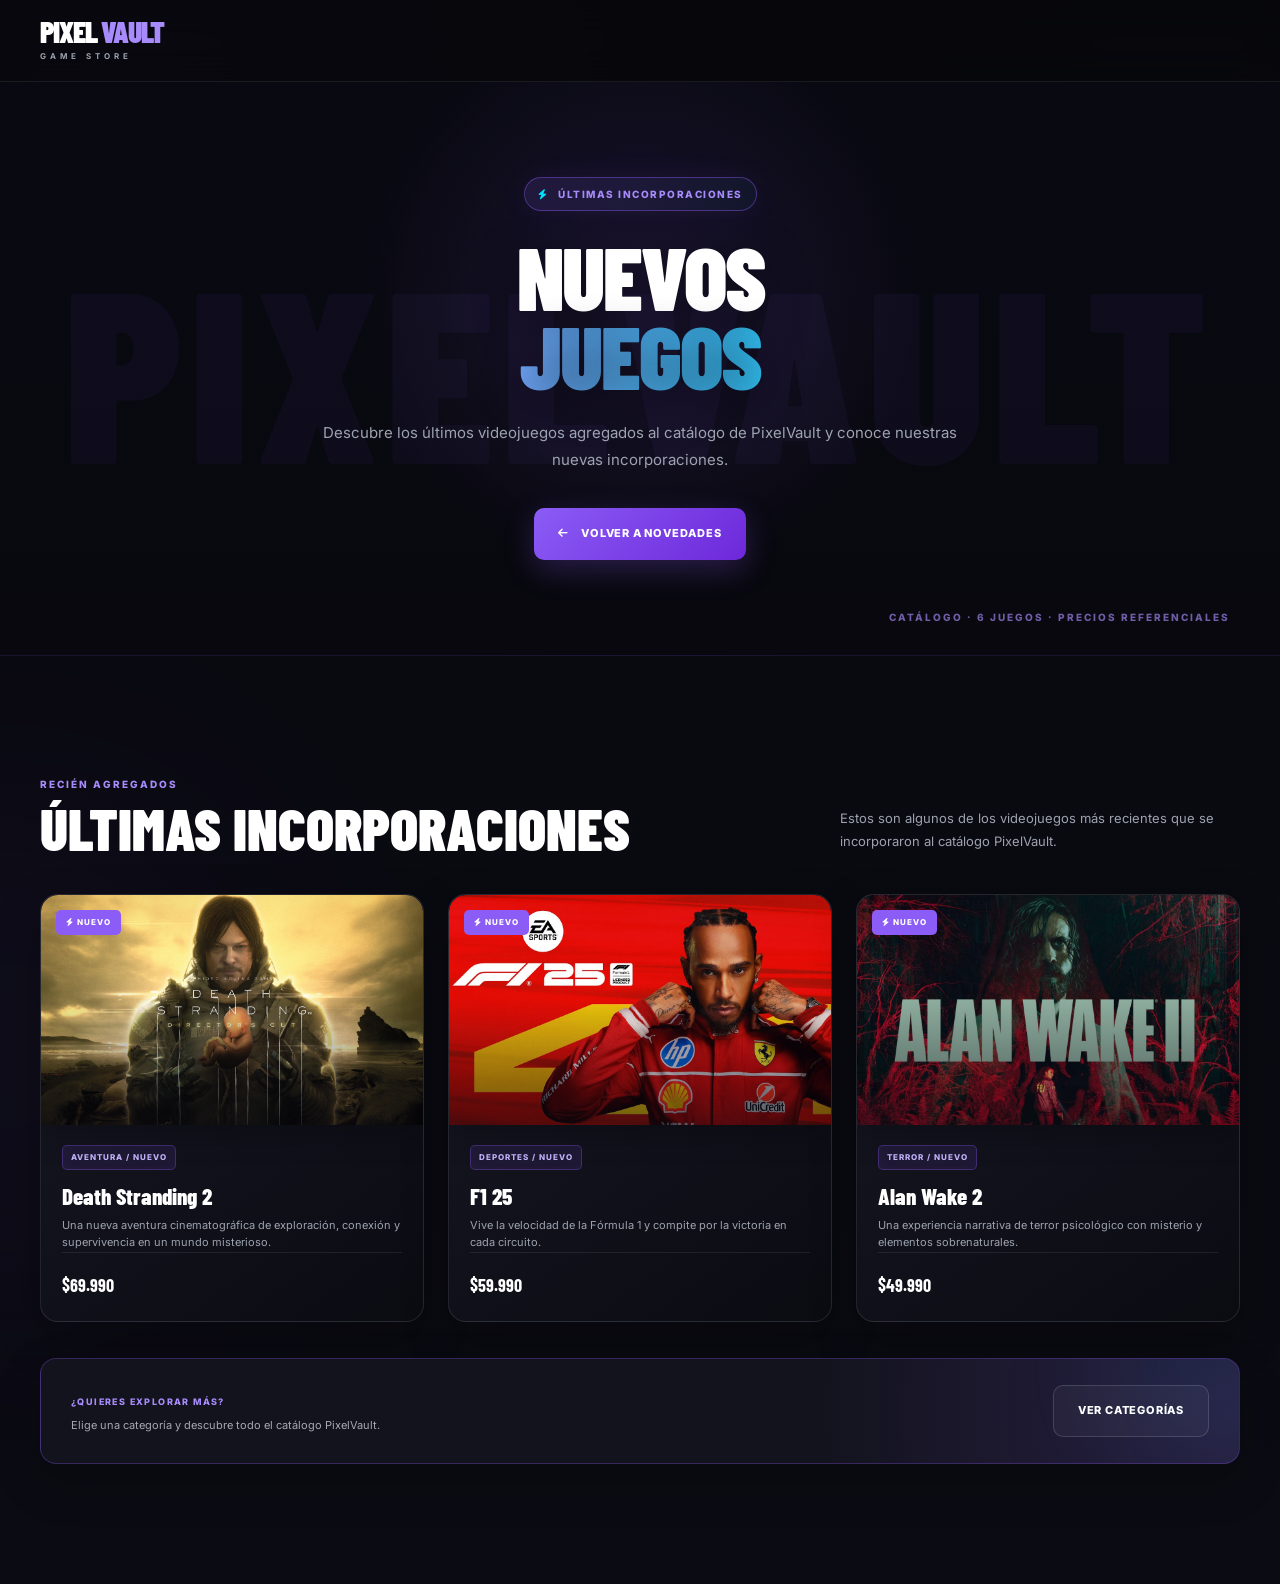
<file: novedades.html>
<!DOCTYPE html>
<html lang="es">
<head>
    <meta charset="UTF-8">
    <meta name="viewport" content="width=device-width, initial-scale=1.0">
    <meta name="description" content="PixelVault - Últimos juegos agregados al catálogo">
    <meta name="author" content="PixelVault">
    <title>Novedades | PixelVault</title>

    <link rel="stylesheet" href="./css/estilos.css">
    <link rel="stylesheet"
          href="https://cdnjs.cloudflare.com/ajax/libs/font-awesome/6.5.2/css/all.min.css">
</head>

<body>

<header class="header">
    <div class="container header-content">
        <div class="brand">
            <a href="index.html" class="brand-link">
                <span class="brand-pixel">PIXEL</span>
                <span class="brand-vault">VAULT</span>
            </a>
            <span class="brand-subtitle">GAME STORE</span>
        </div>
    </div>
</header>

<main>

    <section class="hero">
        <div class="container hero-container">

            <div class="hero-content">

                <span class="hero-tag">
                    <i class="fa-solid fa-bolt"></i>
                    ÚLTIMAS INCORPORACIONES
                </span>

                <h1 class="hero-title">
                    NUEVOS <span>JUEGOS</span>
                </h1>

                <p class="hero-description">
                    Descubre los últimos videojuegos agregados
                    al catálogo de PixelVault y conoce nuestras
                    nuevas incorporaciones.
                </p>

                <a href="index.html#novedades" class="btn btn-primary">
                    <i class="fa-solid fa-arrow-left"></i>
                    VOLVER A NOVEDADES
                </a>

            </div>

            <div class="hero-image-container">
                <img src="./img/juegos/aventura/death-stranding-2.jpg"
                     alt="Últimos juegos agregados a PixelVault"
                     class="hero-image">
            </div>

        </div>
    </section>


    <section class="featured-section section">
        <div class="container">

            <div class="section-header">
                <div class="section-heading">
                    <span class="section-label">RECIÉN AGREGADOS</span>
                    <h2 class="section-title">ÚLTIMAS INCORPORACIONES</h2>
                </div>

                <div class="section-description">
                    <p>
                        Estos son algunos de los videojuegos más recientes
                        que se incorporaron al catálogo PixelVault.
                    </p>
                </div>
            </div>


            <div class="featured-grid">

                <article class="featured-card">
                    <div class="featured-image">
                        <img src="./img/juegos/aventura/death-stranding-2.jpg"
                             alt="Death Stranding 2">

                        <span class="featured-badge">
                            <i class="fa-solid fa-bolt"></i> NUEVO
                        </span>
                    </div>

                    <div class="featured-info">
                        <span class="game-category">
                            AVENTURA / NUEVO
                        </span>

                        <h3>Death Stranding 2</h3>

                        <p>
                            Una nueva aventura cinematográfica de exploración,
                            conexión y supervivencia en un mundo misterioso.
                        </p>

                        <div class="game-bottom">
                            <strong class="game-price">$69.990</strong>
                        </div>
                    </div>
                </article>


                <article class="featured-card">
                    <div class="featured-image">
                        <img src="./img/juegos/deportes/f1-25.jpg"
                             alt="F1 25">

                        <span class="featured-badge">
                            <i class="fa-solid fa-bolt"></i> NUEVO
                        </span>
                    </div>

                    <div class="featured-info">
                        <span class="game-category">
                            DEPORTES / NUEVO
                        </span>

                        <h3>F1 25</h3>

                        <p>
                            Vive la velocidad de la Fórmula 1 y compite
                            por la victoria en cada circuito.
                        </p>

                        <div class="game-bottom">
                            <strong class="game-price">$59.990</strong>
                        </div>
                    </div>
                </article>


                <article class="featured-card">
                    <div class="featured-image">
                        <img src="./img/juegos/terror/alan-wake-2.jpg"
                             alt="Alan Wake 2">

                        <span class="featured-badge">
                            <i class="fa-solid fa-bolt"></i> NUEVO
                        </span>
                    </div>

                    <div class="featured-info">
                        <span class="game-category">
                            TERROR / NUEVO
                        </span>

                        <h3>Alan Wake 2</h3>

                        <p>
                            Una experiencia narrativa de terror psicológico
                            con misterio y elementos sobrenaturales.
                        </p>

                        <div class="game-bottom">
                            <strong class="game-price">$49.990</strong>
                        </div>
                    </div>
                </article>

            </div>


            <div class="catalog-callout">

                <div>
                    <span class="catalog-callout-label">
                        ¿QUIERES EXPLORAR MÁS?
                    </span>

                    <p>
                        Elige una categoría y descubre todo el catálogo PixelVault.
                    </p>
                </div>

                <a href="index.html#jugadores" class="btn btn-secondary">
                    VER CATEGORÍAS
                </a>

            </div>

        </div>
    </section>

</main>

</body>
</html>
</file>
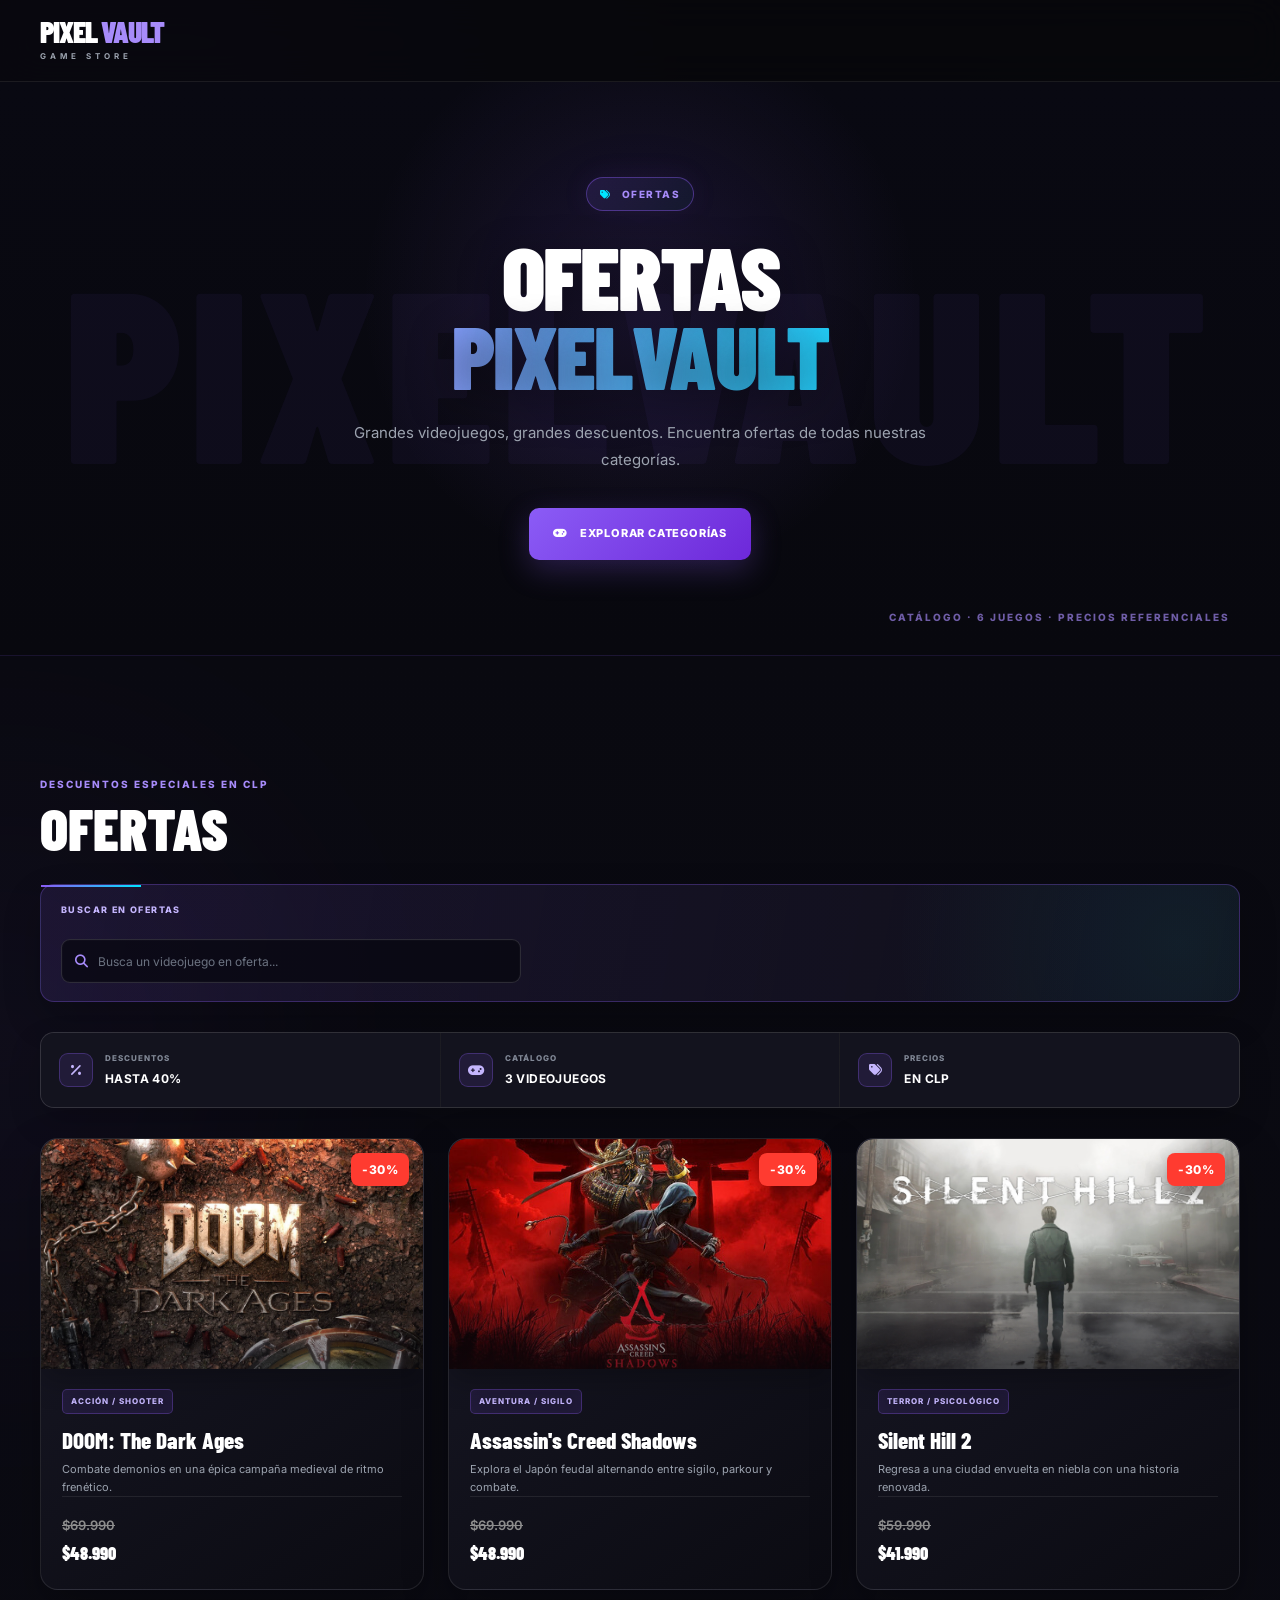
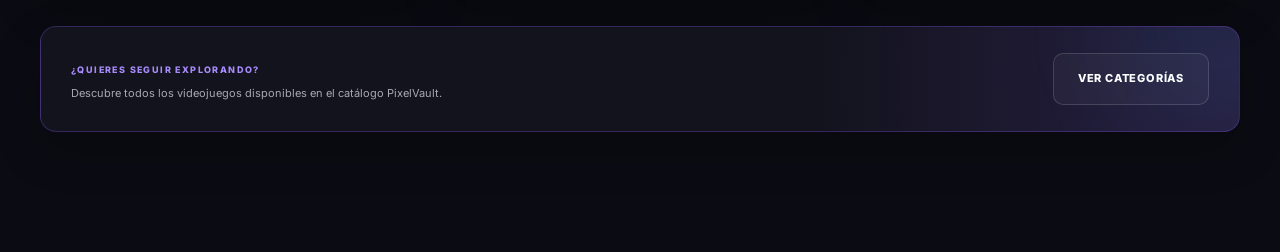
<file: ofertas.html>
<!DOCTYPE html>
<html lang="es">

<head>
    <meta charset="UTF-8">
    <meta name="viewport" content="width=device-width, initial-scale=1.0">

    <title>Ofertas | PixelVault</title>

    <link rel="stylesheet" href="css/estilos.css">

    <link
        rel="stylesheet"
        href="https://cdnjs.cloudflare.com/ajax/libs/font-awesome/6.5.2/css/all.min.css"
    >
</head>

<body>

    <!-- =====================================================
         HEADER
    ====================================================== -->

    <header class="header">

        <div class="container header-content">

            <div class="brand">

                <a href="index.html" class="brand-link">
                    <span class="brand-pixel">PIXEL</span>
                    <span class="brand-vault">VAULT</span>
                </a>

                <span class="brand-subtitle">
                    GAME STORE
                </span>

            </div>

        </div>

    </header>


    <main>

        <!-- =================================================
             HERO OFERTAS
        ================================================== -->

        <section class="hero">

            <div class="container hero-container">

                <div class="hero-content">

                    <span class="hero-tag">
                        <i class="fa-solid fa-tags"></i>
                        OFERTAS
                    </span>

                    <h1 class="hero-title">
                        OFERTAS <span>PIXELVAULT</span>
                    </h1>

                    <p class="hero-description">
                        Grandes videojuegos, grandes descuentos.
                        Encuentra ofertas de todas nuestras categorías.
                    </p>

                    <a
                        href="index.html#categorias"
                        class="btn btn-primary"
                    >
                        <i class="fa-solid fa-gamepad"></i>
                        EXPLORAR CATEGORÍAS
                    </a>

                </div>


                <div class="hero-image-container">

                    <img
                        src="img/categorias/gta6.jpg"
                        alt="Ofertas PixelVault"
                        class="hero-image"
                    >

                </div>

            </div>

        </section>


        <!-- =================================================
             SECCIÓN DE OFERTAS
        ================================================== -->

        <section class="featured-section section">

            <div class="container">

                <div class="section-header">

                    <div class="section-heading">

                        <span class="section-label">
                            DESCUENTOS ESPECIALES EN CLP
                        </span>

                        <h2 class="section-title">
                            OFERTAS
                        </h2>

                    </div>

                </div>


                <!-- =================================================
                     BUSCADOR DE OFERTAS
                ================================================== -->

                <div class="category-search">

                    <label class="category-search-label" for="game-search">
                        BUSCAR EN OFERTAS
                    </label>

                    <div class="category-search-field">

                        <i
                            class="fa-solid fa-magnifying-glass"
                            aria-hidden="true"
                        ></i>

                        <input
                            id="game-search"
                            type="search"
                            placeholder="Busca un videojuego en oferta..."
                            autocomplete="off"
                        >

                    </div>

                </div>


                <!-- =================================================
                     RESUMEN
                ================================================== -->

                <div class="catalog-summary">

                    <div class="catalog-summary-item">

                        <i class="fa-solid fa-percent"></i>

                        <div>
                            <span>DESCUENTOS</span>
                            <strong>HASTA 40%</strong>
                        </div>

                    </div>


                    <div class="catalog-summary-item">

                        <i class="fa-solid fa-gamepad"></i>

                        <div>
                            <span>CATÁLOGO</span>
                            <strong>3 VIDEOJUEGOS</strong>
                        </div>

                    </div>


                    <div class="catalog-summary-item">

                        <i class="fa-solid fa-tags"></i>

                        <div>
                            <span>PRECIOS</span>
                            <strong>EN CLP</strong>
                        </div>

                    </div>

                </div>


                <!-- =================================================
                     GRID DE OFERTAS
                ================================================== -->

                
                <div class="featured-grid">

                    <!-- ACCIÓN -->
                    <article class="featured-card">
                        <div class="featured-image">
                            <span class="offer-badge">-30%</span>
                            <img
                                src="img/juegos/accion/doom-the-dark-ages.jpg"
                                alt="DOOM The Dark Ages"
                            >
                        </div>

                        <div class="featured-info">
                            <span class="game-category">ACCIÓN / SHOOTER</span>

                            <h3>DOOM: The Dark Ages</h3>

                            <p>
                                Combate demonios en una épica campaña medieval
                                de ritmo frenético.
                            </p>

                            <div class="game-bottom">
                                <div class="offer-prices">
                                    <span class="old-price">$69.990</span>
                                    <strong class="game-price">$48.990</strong>
                                </div>
                            </div>
                        </div>
                    </article>


                    <!-- AVENTURA -->
                    <article class="featured-card">
                        <div class="featured-image">
                            <span class="offer-badge">-30%</span>
                            <img
                                src="img/juegos/aventura/assassins-creed-shadows.jpg"
                                alt="Assassin's Creed Shadows"
                            >
                        </div>

                        <div class="featured-info">
                            <span class="game-category">AVENTURA / SIGILO</span>

                            <h3>Assassin's Creed Shadows</h3>

                            <p>
                                Explora el Japón feudal alternando entre sigilo,
                                parkour y combate.
                            </p>

                            <div class="game-bottom">
                                <div class="offer-prices">
                                    <span class="old-price">$69.990</span>
                                    <strong class="game-price">$48.990</strong>
                                </div>
                            </div>
                        </div>
                    </article>


                    <!-- TERROR -->
                    <article class="featured-card">
                        <div class="featured-image">
                            <span class="offer-badge">-30%</span>
                            <img
                                src="img/juegos/terror/silent-hill-2.jpg"
                                alt="Silent Hill 2"
                            >
                        </div>

                        <div class="featured-info">
                            <span class="game-category">TERROR / PSICOLÓGICO</span>

                            <h3>Silent Hill 2</h3>

                            <p>
                                Regresa a una ciudad envuelta en niebla
                                con una historia renovada.
                            </p>

                            <div class="game-bottom">
                                <div class="offer-prices">
                                    <span class="old-price">$59.990</span>
                                    <strong class="game-price">$41.990</strong>
                                </div>
                            </div>
                        </div>
                    </article>

                </div>


                <!-- =================================================
                     VOLVER
                ================================================== -->

                <div class="catalog-callout">

                    <div>

                        <span class="catalog-callout-label">
                            ¿QUIERES SEGUIR EXPLORANDO?
                        </span>

                        <p>
                            Descubre todos los videojuegos disponibles
                            en el catálogo PixelVault.
                        </p>

                    </div>

                    <a
                        href="index.html#categorias"
                        class="btn btn-secondary"
                    >
                        VER CATEGORÍAS
                    </a>

                </div>

            </div>

        </section>

    </main>


    <!-- =====================================================
         ESTILOS ESPECÍFICOS DE OFERTAS
         No altera estilos.css
    ====================================================== -->

    <style>

        .featured-image {
            position: relative;
        }

        .offer-badge {
            position: absolute;
            top: 14px;
            right: 14px;
            z-index: 5;

            display: inline-flex;
            align-items: center;
            justify-content: center;

            padding: 7px 11px;

            border-radius: 8px;

            background: #ff3b30;
            color: #ffffff;

            font-size: 12px;
            font-weight: 800;
            letter-spacing: 0.5px;

            box-shadow: 0 6px 18px rgba(0, 0, 0, 0.35);
        }

        .offer-prices {
            display: flex;
            flex-direction: column;
            align-items: flex-start;
            gap: 3px;
        }

        .old-price {
            color: #8d8d8d;
            font-size: 13px;
            font-weight: 600;
            text-decoration: line-through;
        }

        .offer-prices .game-price {
            font-size: 19px;
            font-weight: 900;
        }

        @media (max-width: 700px) {

            .offer-badge {
                top: 10px;
                right: 10px;
                font-size: 11px;
                padding: 6px 9px;
            }

            .old-price {
                font-size: 12px;
            }

            .offer-prices .game-price {
                font-size: 17px;
            }

        }

    </style>


    <style>
        .no-search-results {
            display: none;
            width: 100%;
            grid-column: 1 / -1;
            padding: 30px 20px;
            text-align: center;
            font-size: 15px;
            font-weight: 700;
            opacity: 0.75;
        }
    </style>

    <script src="js/categorias.js"></script>

</body>
</html>
</file>
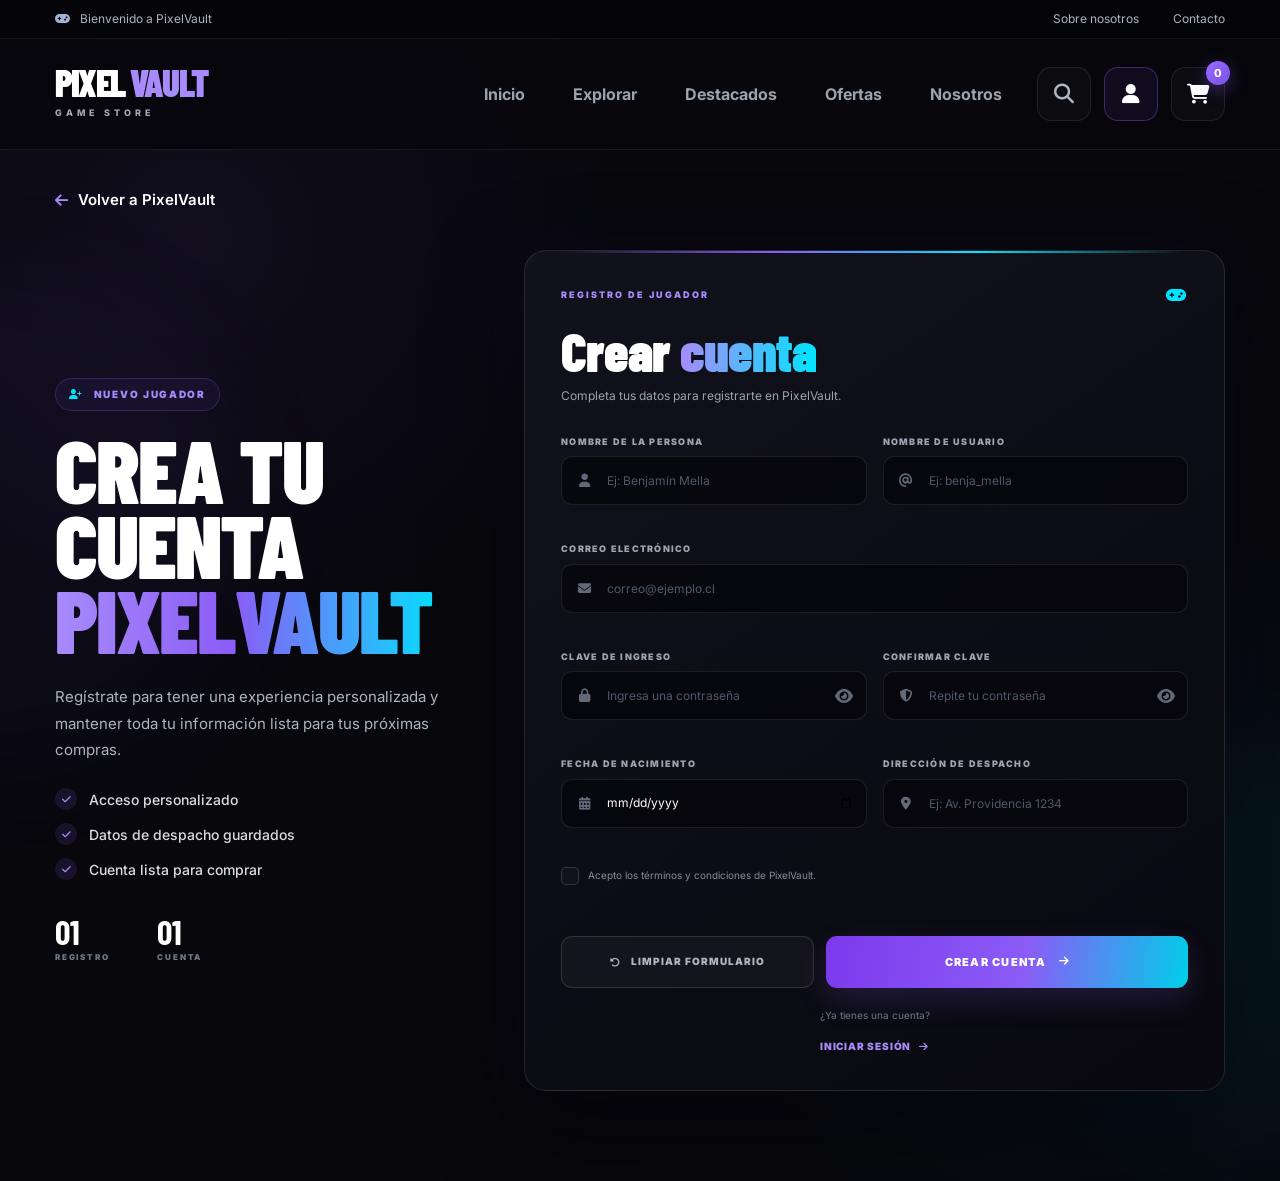
<file: registro.html>
<!DOCTYPE html>
<html lang="es">
<head>
    <meta charset="UTF-8">

    <meta
        name="viewport"
        content="width=device-width, initial-scale=1.0"
    >

    <meta
        name="description"
        content="Crea tu cuenta en PixelVault"
    >

    <title>Crear cuenta | PixelVault</title>

    <!-- Google Fonts -->
    <link rel="preconnect" href="https://fonts.googleapis.com">
    <link rel="preconnect" href="https://fonts.gstatic.com" crossorigin>

    <link
        href="https://fonts.googleapis.com/css2?family=Barlow+Condensed:wght@400;500;600;700;800;900&family=Inter:wght@400;500;600;700;800&display=swap"
        rel="stylesheet"
    >

    <!-- Font Awesome -->
    <link
        rel="stylesheet"
        href="https://cdnjs.cloudflare.com/ajax/libs/font-awesome/6.5.2/css/all.min.css"
    >

    <!-- CSS principal -->
    <link
        rel="stylesheet"
        href="css/estilos.css"
    >

    <!-- CSS de autenticación -->
    <link
        rel="stylesheet"
        href="css/auth.css"
    >

    <!-- Bootstrap 5.3.3 -->
    <link
        href="https://cdn.jsdelivr.net/npm/bootstrap@5.3.3/dist/css/bootstrap.min.css"
        rel="stylesheet"
    >

    <style>
        /* FIX DEFINITIVO: botones para mostrar/ocultar contraseña */
        .auth-input {
            position: relative;
        }
        .auth-input input {
            flex: 1 1 auto;
            width: 1%;
        }
        .auth-password-toggle {
            position: relative;
            z-index: 20;
            flex: 0 0 43px;
            width: 43px;
            height: 45px;
            margin: 0;
            padding: 0;
            border: 0;
            outline: 0;
            background: transparent;
            color: #606978;
            cursor: pointer;
            pointer-events: auto;
            display: flex;
            align-items: center;
            justify-content: center;
        }
        .auth-password-toggle:hover {
            color: #a78bfa;
        }
        .auth-password-toggle i {
            pointer-events: none;
        }
    </style>

</head>

<body class="auth-page">

    <!-- =====================================================
         BARRA SUPERIOR
    ====================================================== -->

    <div class="auth-topbar">

        <div class="auth-container auth-topbar-content">

            <div class="auth-welcome">
                <i class="fa-solid fa-gamepad"></i>
                <span>Bienvenido a PixelVault</span>
            </div>

            <div class="auth-top-links">

                <a href="index.html#nosotros">
                    Sobre nosotros
                </a>

                <a href="index.html#contacto">
                    Contacto
                </a>

            </div>

        </div>

    </div>


    <!-- =====================================================
         HEADER PRINCIPAL
    ====================================================== -->

    <header class="auth-header">

        <div class="auth-container auth-header-content">

            <!-- LOGO -->

            <a
                href="index.html"
                class="auth-brand"
                aria-label="PixelVault inicio"
            >

                <span class="auth-brand-main">

                    <span class="auth-brand-pixel">
                        PIXEL
                    </span>

                    <span class="auth-brand-vault">
                        VAULT
                    </span>

                </span>

                <span class="auth-brand-subtitle">
                    GAME STORE
                </span>

            </a>


            <!-- NAVEGACIÓN -->

            <nav class="auth-nav">

                <a href="index.html">
                    Inicio
                </a>

                <a href="index.html#categorias">
                    Explorar
                </a>

                <a href="index.html#destacados">
                    Destacados
                </a>

                <a href="index.html#ofertas">
                    Ofertas
                </a>

                <a href="index.html#nosotros">
                    Nosotros
                </a>

            </nav>


            <!-- ACCIONES -->

            <div class="auth-header-actions">

                <button
                    type="button"
                    class="auth-header-action"
                    aria-label="Buscar"
                    id="authSearchButton"
                >
                    <i class="fa-solid fa-magnifying-glass"></i>
                </button>


                <a
                    href="login.html"
                    class="auth-header-action auth-user-action"
                    aria-label="Iniciar sesión"
                    title="Iniciar sesión"
                >
                    <i class="fa-solid fa-user"></i>
                </a>


                <a
                    href="#"
                    class="auth-header-action"
                    aria-label="Carrito"
                >
                    <i class="fa-solid fa-cart-shopping"></i>

                    <span class="auth-cart-count">
                        0
                    </span>

                </a>

            </div>

        </div>

    </header>


    <!-- =====================================================
         CONTENIDO
    ====================================================== -->

    <main class="auth-main d-block">

        <div class="auth-container">


            <!-- BOTÓN VOLVER -->

            <a
                href="index.html"
                class="auth-back"
            >

                <i class="fa-solid fa-arrow-left"></i>

                <span>
                    Volver a PixelVault
                </span>

            </a>


            <!-- =================================================
                 LAYOUT
            ================================================== -->

            <div class="auth-register-layout">


                <!-- =================================================
                     PRESENTACIÓN
                ================================================== -->

                <section class="auth-intro">

                    <div class="auth-kicker">

                        <i class="fa-solid fa-user-plus"></i>

                        <span>
                            NUEVO JUGADOR
                        </span>

                    </div>


                    <h1>

                        CREA TU CUENTA

                        <span>
                            PIXELVAULT
                        </span>

                    </h1>


                    <p class="auth-intro-description">

                        Regístrate para tener una experiencia
                        personalizada y mantener toda tu información
                        lista para tus próximas compras.

                    </p>


                    <!-- BENEFICIOS -->

                    <div class="auth-feature-list">


                        <div class="auth-feature">

                            <span class="auth-feature-icon">
                                <i class="fa-solid fa-check"></i>
                            </span>

                            <span>
                                Acceso personalizado
                            </span>

                        </div>


                        <div class="auth-feature">

                            <span class="auth-feature-icon">
                                <i class="fa-solid fa-check"></i>
                            </span>

                            <span>
                                Datos de despacho guardados
                            </span>

                        </div>


                        <div class="auth-feature">

                            <span class="auth-feature-icon">
                                <i class="fa-solid fa-check"></i>
                            </span>

                            <span>
                                Cuenta lista para comprar
                            </span>

                        </div>

                    </div>


                    <!-- ESTADÍSTICAS -->

                    <div class="auth-mini-stats">

                        <div>

                            <strong>
                                01
                            </strong>

                            <span>
                                REGISTRO
                            </span>

                        </div>


                        <div>

                            <strong>
                                01
                            </strong>

                            <span>
                                CUENTA
                            </span>

                        </div>

                    </div>

                </section>


                <!-- =================================================
                     TARJETA REGISTRO
                ================================================== -->

                <section class="auth-card auth-card-register">

                    <!-- PARTE SUPERIOR -->

                    <div class="auth-card-top">

                        <span>
                            REGISTRO DE JUGADOR
                        </span>

                        <i class="fa-solid fa-gamepad"></i>

                    </div>


                    <!-- CABECERA -->

                    <div class="auth-heading">

                        <h2>

                            Crear
                            <span>
                                cuenta
                            </span>

                        </h2>

                        <p>
                            Completa tus datos para registrarte en PixelVault.
                        </p>

                    </div>


                    <!-- FORMULARIO -->

                    <form
                        id="registerForm"
                        class="auth-form"
                        novalidate
                    >


                        <div class="auth-form-grid">


                            <!-- NOMBRE -->

                            <div class="auth-field">

                                <label for="nombre">
                                    NOMBRE DE LA PERSONA
                                </label>

                                <div class="auth-input">

                                    <i class="fa-solid fa-user"></i>

                                    <input
                                        type="text"
                                        id="nombre"
                                        name="nombre"
                                        placeholder="Ej: Benjamín Mella"
                                        autocomplete="name"
                                        maxlength="80"
                                        required
                                    >

                                </div>

                                <small
                                    class="auth-error"
                                    id="nombreError"
                                ></small>

                            </div>


                            <!-- USUARIO -->

                            <div class="auth-field">

                                <label for="usuario">
                                    NOMBRE DE USUARIO
                                </label>

                                <div class="auth-input">

                                    <i class="fa-solid fa-at"></i>

                                    <input
                                        type="text"
                                        id="usuario"
                                        name="usuario"
                                        placeholder="Ej: benja_mella"
                                        autocomplete="username"
                                        maxlength="30"
                                        required
                                    >

                                </div>

                                <small
                                    class="auth-error"
                                    id="usuarioError"
                                ></small>

                            </div>


                            <!-- CORREO -->

                            <div class="auth-field auth-full">

                                <label for="correo">
                                    CORREO ELECTRÓNICO
                                </label>

                                <div class="auth-input">

                                    <i class="fa-solid fa-envelope"></i>

                                    <input
                                        type="email"
                                        id="correo"
                                        name="correo"
                                        placeholder="correo@ejemplo.cl"
                                        autocomplete="email"
                                        maxlength="120"
                                        required
                                    >

                                </div>

                                <small
                                    class="auth-error"
                                    id="correoError"
                                ></small>

                            </div>


                            <!-- CONTRASEÑA -->

                            <div class="auth-field">

                                <label for="clave">
                                    CLAVE DE INGRESO
                                </label>

                                <div class="auth-input">

                                    <i class="fa-solid fa-lock"></i>

                                    <input
                                        type="password"
                                        id="clave"
                                        name="clave"
                                        placeholder="Ingresa una contraseña"
                                        autocomplete="new-password"
                                        minlength="6"
                                        maxlength="18"
                                        pattern="(?=.*[0-9])(?=.*[A-ZÁÉÍÓÚÑÜ]).{6,18}"
                                        required
                                    >

                                    <button type="button" class="auth-password-toggle" data-target="clave" aria-label="Mostrar contraseña" title="Mostrar contraseña" onclick="togglePixelVaultPassword(this); return false;">
                                        <i class="fa-solid fa-eye"></i>
                                    </button>

                                </div>

                                <small
                                    class="auth-error"
                                    id="claveError"
                                ></small>

                            </div>


                            <!-- CONFIRMAR -->

                            <div class="auth-field">

                                <label for="confirmarClave">
                                    CONFIRMAR CLAVE
                                </label>

                                <div class="auth-input">

                                    <i class="fa-solid fa-shield-halved"></i>

                                    <input
                                        type="password"
                                        id="confirmarClave"
                                        name="confirmarClave"
                                        placeholder="Repite tu contraseña"
                                        autocomplete="new-password"
                                        minlength="6"
                                        maxlength="18"
                                        pattern="(?=.*[0-9])(?=.*[A-ZÁÉÍÓÚÑÜ]).{6,18}"
                                        required
                                    >

                                    <button type="button" class="auth-password-toggle" data-target="confirmarClave" aria-label="Mostrar contraseña" title="Mostrar contraseña" onclick="togglePixelVaultPassword(this); return false;">
                                        <i class="fa-solid fa-eye"></i>
                                    </button>

                                </div>

                                <small
                                    class="auth-error"
                                    id="confirmarClaveError"
                                ></small>

                            </div>
                            
                            <!-- FECHA DE NACIMIENTO -->
                            <div class="auth-field">
                                <label for="fechaNacimiento">
                            FECHA DE NACIMIENTO
                                </label>

                            <div class="auth-input">
                                <i class="fa-solid fa-calendar-days"></i>

                            <input
                            type="date"
                            id="fechaNacimiento"
                            name="fechaNacimiento"
                            autocomplete="bday"
                            required
                            >
                            </div>

                            <small
                                class="auth-error"
                                id="fechaNacimientoError"
                            ></small>
                            </div>

                            <!-- DIRECCIÓN DE DESPACHO -->
                            <div class="auth-field">
                                <label for="direccion">
                            DIRECCIÓN DE DESPACHO
                            </label>

                            <div class="auth-input">
                                <i class="fa-solid fa-location-dot"></i>

                                <input
                            type="text"
                            id="direccion"
                            name="direccion"
                            placeholder="Ej: Av. Providencia 1234"
                            autocomplete="street-address"
                            maxlength="150"
                                >
                            </div>

                            <small
                                class="auth-error"
                                id="direccionError"
                            ></small>
                            </div>

                            <!-- TÉRMINOS -->

                            <div class="auth-terms auth-full">

                                <label class="auth-checkbox">

                                    <input
                                        type="checkbox"
                                        id="terminos"
                                        name="terminos"
                                        required
                                    >

                                    <span class="auth-checkmark">
                                        <i class="fa-solid fa-check"></i>
                                    </span>

                                    <span>
                                        Acepto los términos y condiciones
                                        de PixelVault.
                                    </span>

                                </label>

                                <small
                                    class="auth-error"
                                    id="terminosError"
                                ></small>

                            </div>


                            <!-- MENSAJE -->

                            <div
                                id="registerMessage"
                                class="auth-message auth-full"
                                role="alert"
                            ></div>


                            <!-- BOTÓN -->

                            <div class="auth-full">

                                <div class="auth-form-actions">

                                    <button
                                        type="reset"
                                        class="auth-reset"
                                    >
                                        <i class="fa-solid fa-rotate-left"></i>
                                        <span>LIMPIAR FORMULARIO</span>
                                    </button>

                                    <button
                                        type="submit"
                                        class="auth-submit"
                                    >

                                        <span>
                                            CREAR CUENTA
                                        </span>

                                        <i class="fa-solid fa-arrow-right"></i>

                                    </button>

                                </div>

                            </div>

                        </div>

                    </form>


                    <!-- LOGIN -->

                    <div class="auth-switch">

                        <span>
                            ¿Ya tienes una cuenta?
                        </span>

                        <a href="login.html">
                            INICIAR SESIÓN
                            <i class="fa-solid fa-arrow-right"></i>
                        </a>

                    </div>

                </section>

            </div>

        </div>

    </main>


    <!-- JS -->

    
    <script>
        function togglePixelVaultPassword(button) {
            const targetId = button.getAttribute('data-target');
            const input = document.getElementById(targetId);
            if (!input) return;

            const icon = button.querySelector('i');
            const show = input.type === 'password';

            input.type = show ? 'text' : 'password';

            if (icon) {
                icon.classList.toggle('fa-eye', !show);
                icon.classList.toggle('fa-eye-slash', show);
            }

            button.setAttribute('aria-label', show ? 'Ocultar contraseña' : 'Mostrar contraseña');
            button.setAttribute('title', show ? 'Ocultar contraseña' : 'Mostrar contraseña');
        }
    </script>

    <script src="js/auth.js"></script>

</body>
</html>
</file>
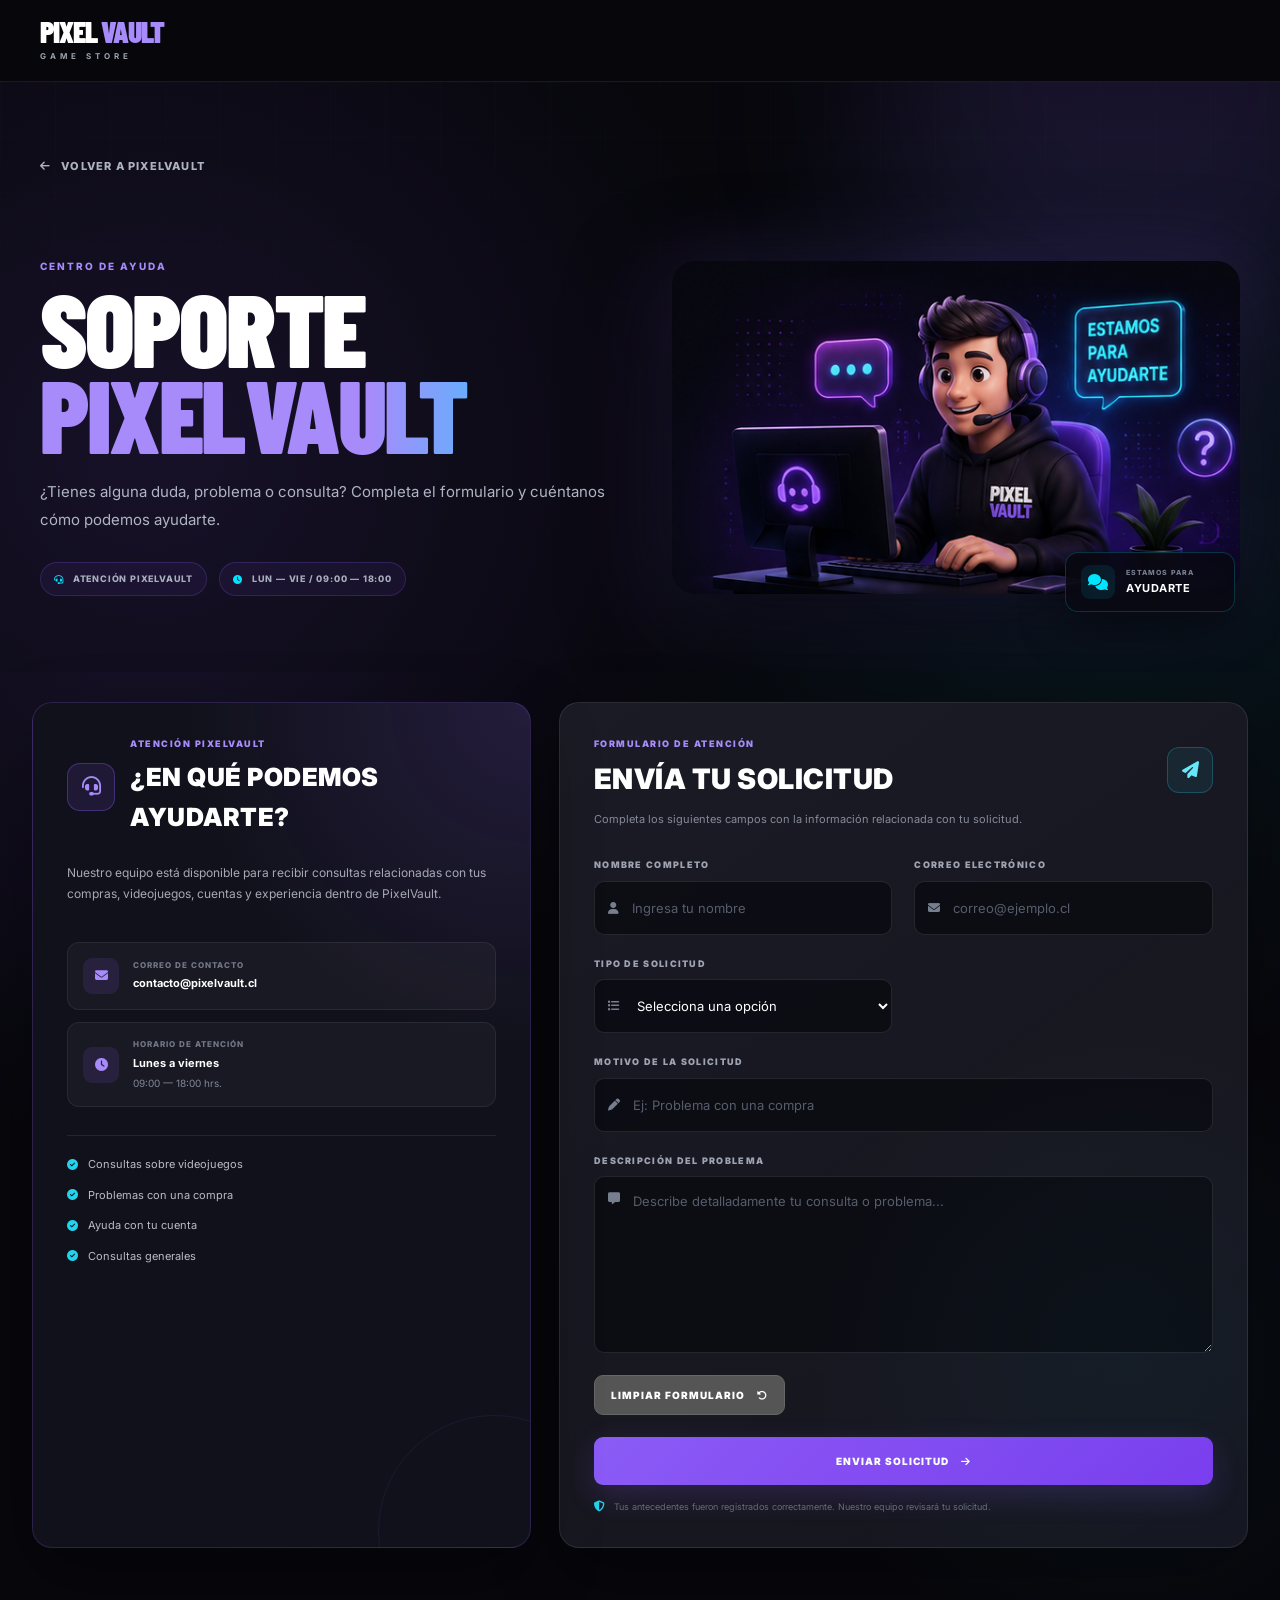
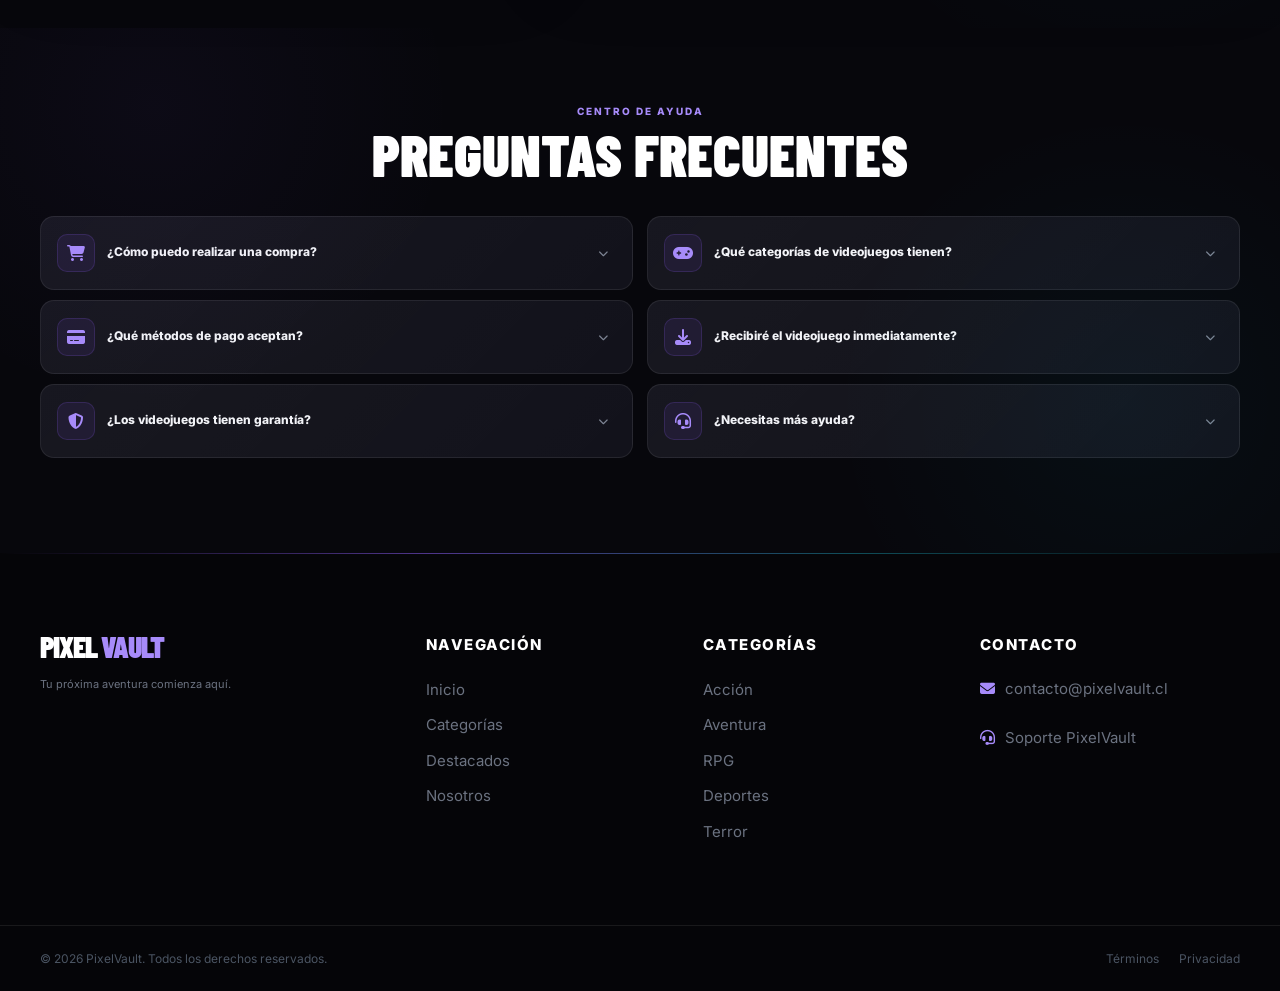
<file: soporte.html>
<!DOCTYPE html>
<html lang="es">

<head>
    <meta charset="UTF-8">
    <meta name="viewport" content="width=device-width, initial-scale=1.0">

    <title>Soporte | PixelVault</title>

    <!-- CSS PRINCIPAL -->
    <link rel="stylesheet" href="./css/estilos.css">

    <!-- FONT AWESOME -->
    <link rel="stylesheet"
        href="https://cdnjs.cloudflare.com/ajax/libs/font-awesome/6.5.2/css/all.min.css">

<style>
.support-invalid {
    border-color: #ff4d67 !important;
    box-shadow: 0 0 0 2px rgba(255,77,103,.10) !important;
}
.support-error {
    display:block;
    margin-top:7px;
    color:#ff6b7d;
    font-size:11px;
    line-height:1.4;
}
.support-message {
    display:none;
    margin:18px 0 0;
    padding:13px 15px;
    border-radius:10px;
    font-size:12px;
    line-height:1.5;
}
.support-message.error,
.support-message.success { display:block; }
.support-message.error {
    color:#ffb8c2;
    background:rgba(255,77,103,.09);
    border:1px solid rgba(255,77,103,.25);
}
.support-message.success {
    color:#a7f3d0;
    background:rgba(16,185,129,.09);
    border:1px solid rgba(16,185,129,.25);
}
</style>
</head>

<body>

    <!-- =====================================================
         HEADER
    ====================================================== -->

    <header class="header">

        <div class="container header-content">

            <div class="brand">

                <a href="index.html" class="brand-link">

                    <span class="brand-pixel">
                        PIXEL
                    </span>

                    <span class="brand-vault">
                        VAULT
                    </span>

                </a>

                <span class="brand-subtitle">
                    GAME STORE
                </span>

            </div>

        </div>

    </header>


    <!-- =====================================================
         CONTENIDO PRINCIPAL
    ====================================================== -->

    <main class="support-page">


        <!-- =================================================
             HERO SOPORTE
        ================================================== -->

        <section class="support-hero">

            <div class="container">

                <!-- VOLVER -->

                <a href="index.html" class="support-back">

                    <i class="fa-solid fa-arrow-left"></i>

                    VOLVER A PIXELVAULT

                </a>


                <!-- TITULO -->

                <div class="support-heading">

                    <div class="support-heading-content">

                        <span class="section-label">
                            CENTRO DE AYUDA
                        </span>

                        <h1>
                            SOPORTE
                            <span>PIXELVAULT</span>
                        </h1>

                        <p>
                            ¿Tienes alguna duda, problema o consulta?
                            Completa el formulario y cuéntanos cómo podemos
                            ayudarte.
                        </p>

                        <div class="support-quick-info">
                            <div>
                                <i class="fa-solid fa-headset"></i>
                                <span>ATENCIÓN PIXELVAULT</span>
                            </div>
                            <div>
                                <i class="fa-solid fa-clock"></i>
                                <span>LUN — VIE / 09:00 — 18:00</span>
                            </div>
                        </div>

                    </div>

                    <div class="support-heading-image">

                        <div class="support-image-glow"></div>

                        <img
                            src="img/soporte/soporte-pixelvault.png"
                            alt="Asistente de soporte PixelVault"
                        >

                        <div class="support-floating-badge">
                            <i class="fa-solid fa-comments"></i>
                            <div>
                                <span>ESTAMOS PARA</span>
                                <strong>AYUDARTE</strong>
                            </div>
                        </div>

                    </div>

                </div>

            </div>

        </section>



        <!-- =================================================
             FORMULARIO + INFORMACIÓN
        ================================================== -->

        <section class="support-section section">

            <div class="container support-layout">


                <!-- =================================================
                     PANEL INFORMACIÓN
                ================================================== -->

                <aside class="support-info">


                    <div class="support-info-header">

                        <div class="support-info-icon">

                            <i class="fa-solid fa-headset"></i>

                        </div>

                        <div>

                            <span class="support-small-label">
                                ATENCIÓN PIXELVAULT
                            </span>

                            <h2>
                                ¿EN QUÉ PODEMOS AYUDARTE?
                            </h2>

                        </div>

                    </div>


                    <p class="support-info-description">

                        Nuestro equipo está disponible para recibir
                        consultas relacionadas con tus compras,
                        videojuegos, cuentas y experiencia dentro
                        de PixelVault.

                    </p>



                    <!-- CORREO -->

                    <div class="support-contact-card">

                        <i class="fa-solid fa-envelope"></i>

                        <div>

                            <span>
                                CORREO DE CONTACTO
                            </span>

                            <strong>
                                contacto@pixelvault.cl
                            </strong>

                        </div>

                    </div>



                    <!-- HORARIO -->

                    <div class="support-contact-card">

                        <i class="fa-solid fa-clock"></i>

                        <div>

                            <span>
                                HORARIO DE ATENCIÓN
                            </span>

                            <strong>
                                Lunes a viernes
                            </strong>

                            <small>
                                09:00 — 18:00 hrs.
                            </small>

                        </div>

                    </div>



                    <!-- TIPOS DE AYUDA -->

                    <div class="support-help-list">

                        <div class="support-help-item">

                            <i class="fa-solid fa-circle-check"></i>

                            <span>
                                Consultas sobre videojuegos
                            </span>

                        </div>


                        <div class="support-help-item">

                            <i class="fa-solid fa-circle-check"></i>

                            <span>
                                Problemas con una compra
                            </span>

                        </div>


                        <div class="support-help-item">

                            <i class="fa-solid fa-circle-check"></i>

                            <span>
                                Ayuda con tu cuenta
                            </span>

                        </div>


                        <div class="support-help-item">

                            <i class="fa-solid fa-circle-check"></i>

                            <span>
                                Consultas generales
                            </span>

                        </div>

                    </div>

                </aside>



                <!-- =================================================
                     FORMULARIO
                ================================================== -->

                <div class="support-form-card">


                    <div class="support-form-header">

                        <div>

                            <span class="support-small-label">
                                FORMULARIO DE ATENCIÓN
                            </span>

                            <h2>
                                ENVÍA TU SOLICITUD
                            </h2>

                        </div>


                        <div class="support-form-icon">

                            <i class="fa-solid fa-paper-plane"></i>

                        </div>

                    </div>


                    <p class="support-form-description">

                        Completa los siguientes campos con la información
                        relacionada con tu solicitud.

                    </p>



                    <!-- =================================================
                         FORM
                    ================================================== -->

                    <form id="supportForm" novalidate>


                        <div class="support-form-grid">


                            <!-- NOMBRE -->

                            <div class="support-form-group">

                                <label for="nombre">
                                    NOMBRE COMPLETO
                                </label>

                                <div class="support-input">

                                    <i class="fa-solid fa-user"></i>

                                    <input
                                        type="text"
                                        id="nombre"
                                        name="nombre"
                                        placeholder="Ingresa tu nombre"
                                        autocomplete="name"
                                    >

                                </div>

                            </div>



                            <!-- CORREO -->

                            <div class="support-form-group">

                                <label for="correo">
                                    CORREO ELECTRÓNICO
                                </label>

                                <div class="support-input">

                                    <i class="fa-solid fa-envelope"></i>

                                    <input
                                        type="email"
                                        id="correo"
                                        name="correo"
                                        placeholder="correo@ejemplo.cl"
                                        autocomplete="email"
                                    >

                                </div>

                            </div>



                            <!-- TIPO DE SOLICITUD -->

                            <div class="support-form-group">

                                <label for="tipo">
                                    TIPO DE SOLICITUD
                                </label>

                                <div class="support-input">

                                    <i class="fa-solid fa-list"></i>

                                    <select
                                        id="tipo"
                                        name="tipo"
                                    >

                                        <option value="">
                                            Selecciona una opción
                                        </option>

                                        <option value="compra">
                                            Problema con una compra
                                        </option>

                                        <option value="videojuego">
                                            Consulta sobre un videojuego
                                        </option>

                                        <option value="cuenta">
                                            Problema con mi cuenta
                                        </option>

                                        <option value="carrito">
                                            Problema con el carrito
                                        </option>

                                        <option value="general">
                                            Solicitud general
                                        </option>

                                        <option value="otro">
                                            Otro
                                        </option>

                                    </select>

                                </div>

                            </div><!-- MOTIVO -->

                            <div class="support-form-group full">

                                <label for="motivo">
                                    MOTIVO DE LA SOLICITUD
                                </label>

                                <div class="support-input">

                                    <i class="fa-solid fa-pen"></i>

                                    <input
                                        type="text"
                                        id="motivo"
                                        name="motivo"
                                        placeholder="Ej: Problema con una compra"
                                    >

                                </div>

                            </div>



                            <!-- DESCRIPCIÓN -->

                            <div class="support-form-group full">

                                <label for="mensaje">
                                    DESCRIPCIÓN DEL PROBLEMA
                                </label>

                                <div class="support-textarea">

                                    <i class="fa-solid fa-message"></i>

                                    <textarea
                                        id="mensaje"
                                        name="mensaje"
                                        rows="7"
                                        placeholder="Describe detalladamente tu consulta o problema..."
                                    ></textarea>

                                </div>

                            </div>

                        </div>



                        <!-- =================================================
                             BOTÓN
                        ================================================== -->

                        <div class="support-form-actions">

                            <button
                                type="reset"
                                class="support-submit support-reset"
                                id="supportReset"
                            >
                                LIMPIAR FORMULARIO
                                <i class="fa-solid fa-rotate-left"></i>
                            </button>

                            <button
                                type="submit"
                                class="support-submit"
                            >
                                ENVIAR SOLICITUD
                                <i class="fa-solid fa-arrow-right"></i>
                            </button>

                        </div>



                        <div id="supportMessage" class="support-message" role="alert" aria-live="polite"></div>

                        <!-- AVISO -->

                        <div class="support-notice">

                            <i class="fa-solid fa-shield-halved"></i>

                            <span>
                                Tus antecedentes fueron registrados correctamente. Nuestro equipo revisará tu solicitud.
                            </span>

                        </div>

                    </form>

                </div>

            </div>

        </section>



        <!-- =================================================
             PREGUNTAS FRECUENTES
        ================================================== -->

        <section class="support-faq section">

            <div class="container">


                <div class="section-header">

                    <div class="section-heading">

                        <span class="section-label">
                            CENTRO DE AYUDA
                        </span>

                        <h2 class="section-title">
                            PREGUNTAS FRECUENTES
                        </h2>

                    </div>

                </div>



                <div class="support-faq-grid">

                    <details class="support-faq-card">
                        <summary>
                            <span class="support-faq-icon">
                                <i class="fa-solid fa-cart-shopping"></i>
                            </span>
                            <span class="support-faq-question">
                                ¿Cómo puedo realizar una compra?
                            </span>
                            <i class="fa-solid fa-chevron-down support-faq-chevron"></i>
                        </summary>

                        <p>
                            Explora nuestro catálogo, selecciona la categoría
                            que prefieras y revisa los videojuegos disponibles.
                            En una implementación futura, desde aquí podrás
                            continuar con el proceso de compra.
                        </p>
                    </details>

                    <details class="support-faq-card">
                        <summary>
                            <span class="support-faq-icon">
                                <i class="fa-solid fa-gamepad"></i>
                            </span>
                            <span class="support-faq-question">
                                ¿Qué categorías de videojuegos tienen?
                            </span>
                            <i class="fa-solid fa-chevron-down support-faq-chevron"></i>
                        </summary>

                        <p>
                            PixelVault cuenta con categorías de Acción,
                            Aventura, RPG, Deportes y Terror para facilitar
                            la búsqueda según el estilo de cada jugador.
                        </p>
                    </details>

                    <details class="support-faq-card">
                        <summary>
                            <span class="support-faq-icon">
                                <i class="fa-solid fa-credit-card"></i>
                            </span>
                            <span class="support-faq-question">
                                ¿Qué métodos de pago aceptan?
                            </span>
                            <i class="fa-solid fa-chevron-down support-faq-chevron"></i>
                        </summary>

                        <p>
                            Esta versión del sitio es demostrativa, por lo que
                            todavía no se encuentra implementado un sistema de
                            pago real.
                        </p>
                    </details>

                    <details class="support-faq-card">
                        <summary>
                            <span class="support-faq-icon">
                                <i class="fa-solid fa-download"></i>
                            </span>
                            <span class="support-faq-question">
                                ¿Recibiré el videojuego inmediatamente?
                            </span>
                            <i class="fa-solid fa-chevron-down support-faq-chevron"></i>
                        </summary>

                        <p>
                            La página actual funciona como catálogo visual.
                            La entrega o descarga de videojuegos no está
                            conectada a un sistema real en esta versión.
                        </p>
                    </details>

                    <details class="support-faq-card">
                        <summary>
                            <span class="support-faq-icon">
                                <i class="fa-solid fa-shield-halved"></i>
                            </span>
                            <span class="support-faq-question">
                                ¿Los videojuegos tienen garantía?
                            </span>
                            <i class="fa-solid fa-chevron-down support-faq-chevron"></i>
                        </summary>

                        <p>
                            Para esta versión académica de PixelVault no se
                            encuentra implementada una política de garantía
                            automática.
                        </p>
                    </details>

                    <details class="support-faq-card">
                        <summary>
                            <span class="support-faq-icon">
                                <i class="fa-solid fa-headset"></i>
                            </span>
                            <span class="support-faq-question">
                                ¿Necesitas más ayuda?
                            </span>
                            <i class="fa-solid fa-chevron-down support-faq-chevron"></i>
                        </summary>

                        <p>
                            Completa el formulario de atención indicando tu
                            nombre, correo, tipo de solicitud y descripción
                            del problema.
                        </p>
                    </details>

                </div>

            </div>

        </section>

    </main>



    <!-- =====================================================
         FOOTER
    ====================================================== -->

    <footer class="footer">

        <div class="container footer-container">


            <!-- MARCA -->

            <div class="footer-brand">

                <a href="index.html" class="brand-link">

                    <span class="brand-pixel">
                        PIXEL
                    </span>

                    <span class="brand-vault">
                        VAULT
                    </span>

                </a>

                <p>
                    Tu próxima aventura comienza aquí.
                </p>

            </div>



            <!-- NAVEGACIÓN -->

            <div class="footer-column">

                <h3>
                    NAVEGACIÓN
                </h3>

                <ul>

                    <li>
                        <a href="index.html">
                            Inicio
                        </a>
                    </li>

                    <li>
                        <a href="index.html#categorias">
                            Categorías
                        </a>
                    </li>

                    <li>
                        <a href="index.html#destacados">
                            Destacados
                        </a>
                    </li>

                    <li>
                        <a href="index.html#nosotros">
                            Nosotros
                        </a>
                    </li>

                </ul>

            </div>



            <!-- CATEGORÍAS -->

            <div class="footer-column">

                <h3>
                    CATEGORÍAS
                </h3>

                <ul>

                    <li>
                        <a href="categorias/accion.html">
                            Acción
                        </a>
                    </li>

                    <li>
                        <a href="categorias/aventura.html">
                            Aventura
                        </a>
                    </li>

                    <li>
                        <a href="categorias/rpg.html">
                            RPG
                        </a>
                    </li>

                    <li>
                        <a href="categorias/deportes.html">
                            Deportes
                        </a>
                    </li>

                    <li>
                        <a href="categorias/terror.html">
                            Terror
                        </a>
                    </li>

                </ul>

            </div>



            <!-- CONTACTO -->

            <div class="footer-column">

                <h3>
                    CONTACTO
                </h3>

                <ul class="contact-list">

                    <li>

                        <i class="fa-solid fa-envelope"></i>

                        <span>
                            contacto@pixelvault.cl
                        </span>

                    </li>


                    <li>

                        <i class="fa-solid fa-headset"></i>

                        <a
                            href="soporte.html"
                            class="support-link"
                        >
                            Soporte PixelVault
                        </a>

                    </li>

                </ul>

            </div>

        </div>



        <!-- =================================================
             FOOTER BOTTOM
        ================================================== -->

        <div class="footer-bottom">

            <div class="container footer-bottom-content">

                <p>
                    © 2026 PixelVault.
                    Todos los derechos reservados.
                </p>

                <div>

                    <a href="#">
                        Términos
                    </a>

                    <a href="#">
                        Privacidad
                    </a>

                </div>

            </div>

        </div>

    </footer>

<script src="./js/soporte.js"></script>
</body>

</html>
</file>
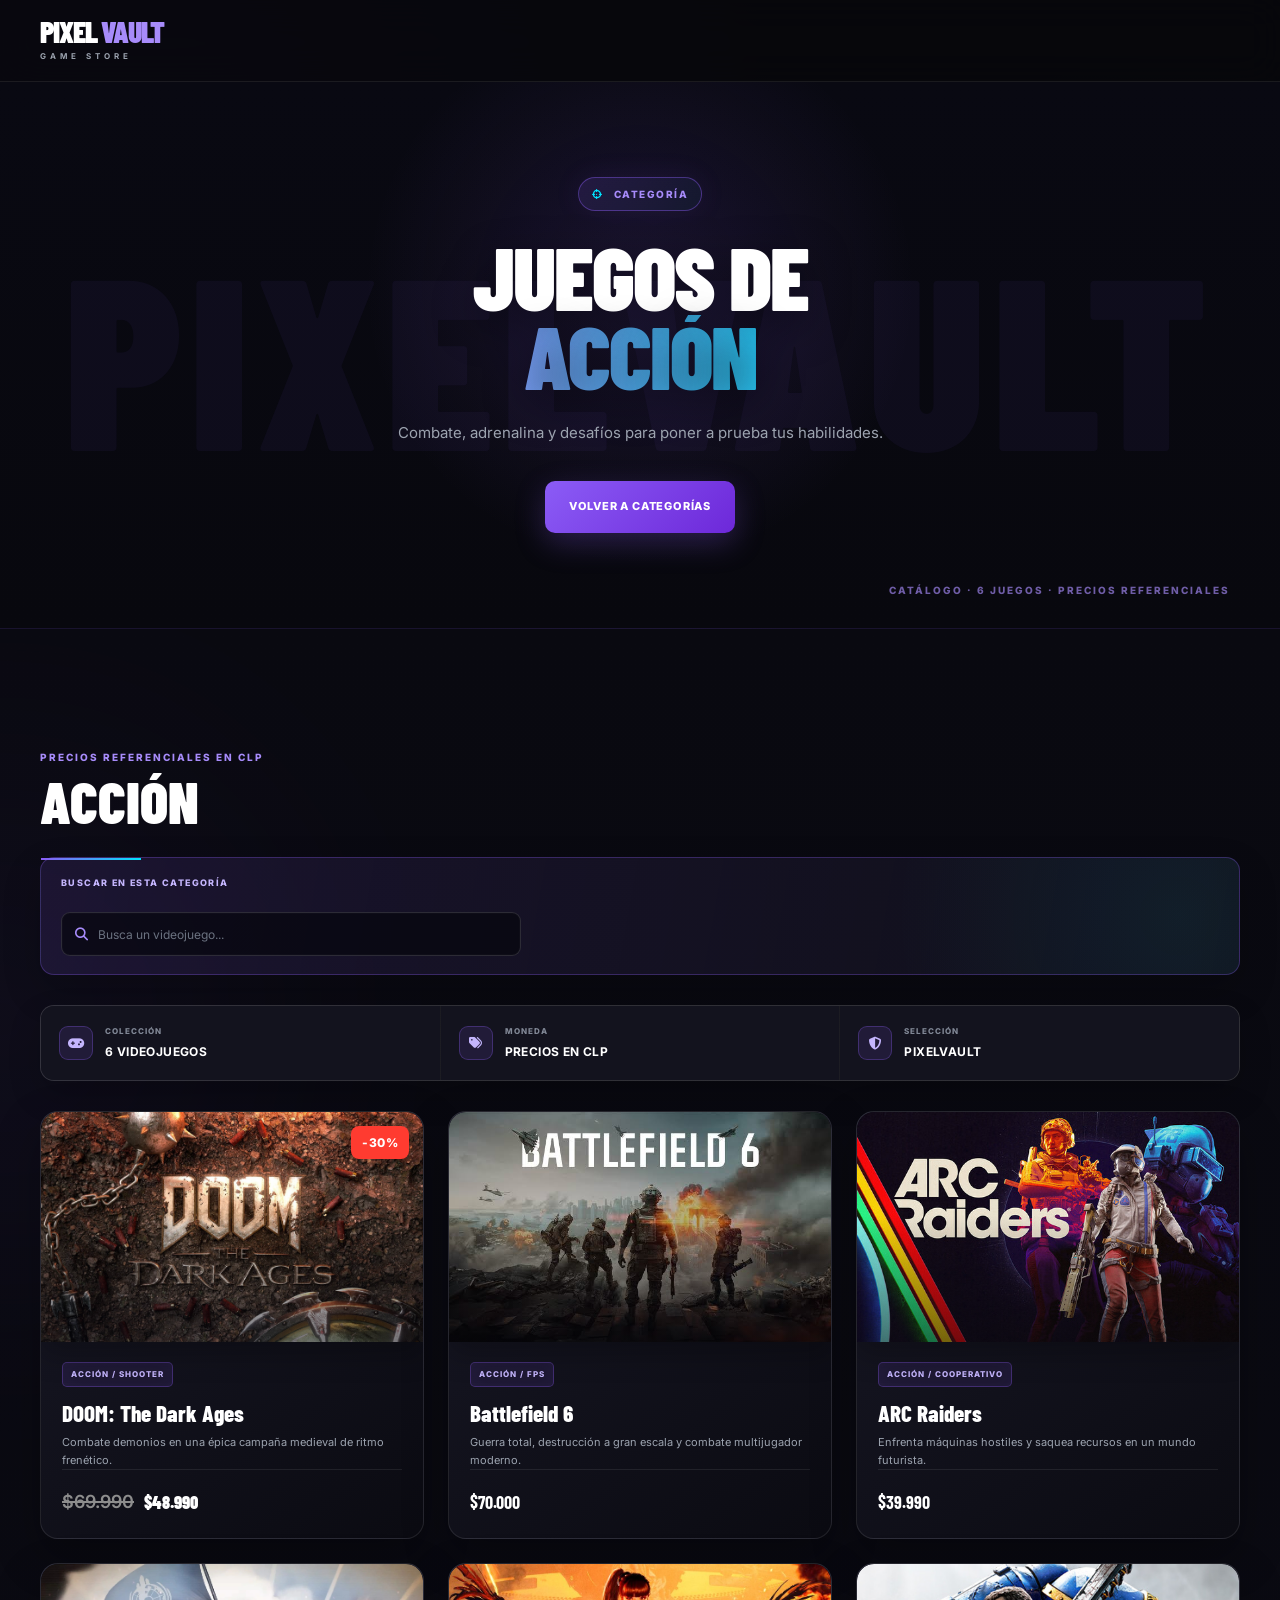
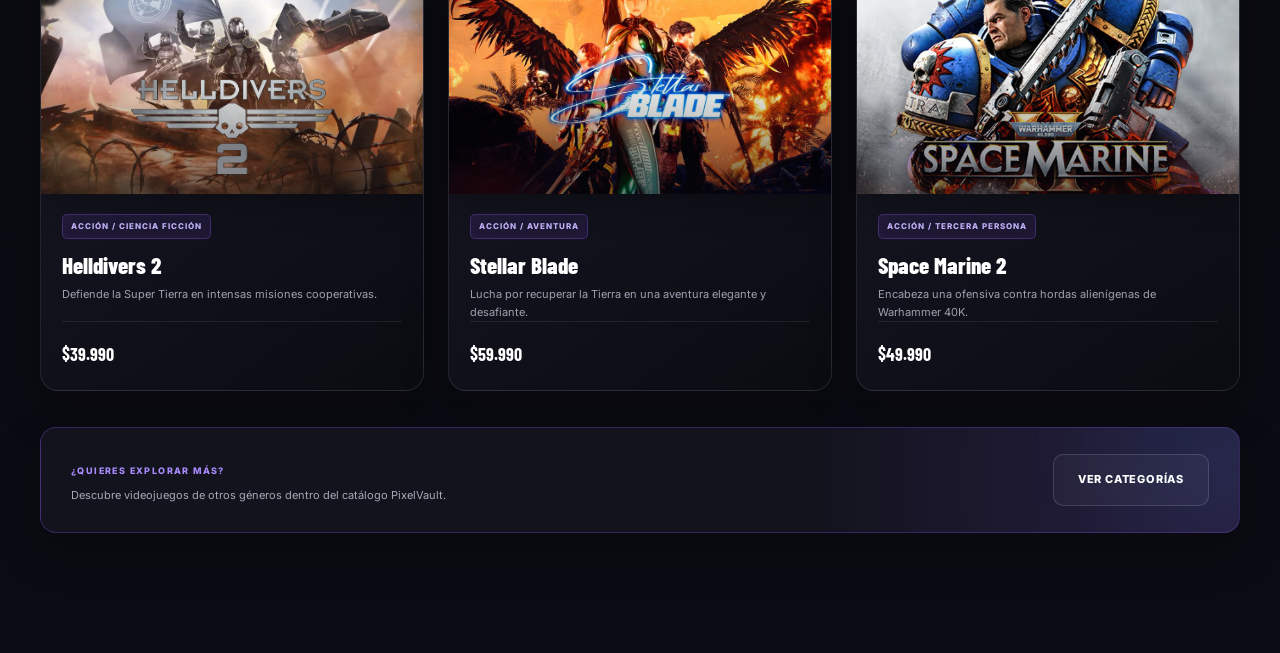
<file: categorias/accion.html>
<!DOCTYPE html>
<html lang="es">
<head>
    <meta charset="UTF-8">
    <meta name="viewport" content="width=device-width, initial-scale=1.0">
    <title>Acción | PixelVault</title>
    <link rel="stylesheet" href="../css/estilos.css">
    <link rel="stylesheet" href="https://cdnjs.cloudflare.com/ajax/libs/font-awesome/6.5.2/css/all.min.css">
</head>

<body>

<header class="header">
    <div class="container header-content">
        <div class="brand">
            <a href="../index.html" class="brand-link">
                <span class="brand-pixel">PIXEL</span>
                <span class="brand-vault">VAULT</span>
            </a>
            <span class="brand-subtitle">GAME STORE</span>
        </div>
    </div>
</header>

<main>

<section class="hero">
    <div class="container hero-container">

        <div class="hero-content">
            <span class="hero-tag">
                <i class="fa-solid fa-crosshairs"></i> CATEGORÍA
            </span>

            <h1 class="hero-title">
                JUEGOS DE <span>ACCIÓN</span>
            </h1>

            <p class="hero-description">
                Combate, adrenalina y desafíos para poner a prueba tus habilidades.
            </p>

            <a href="../index.html#categorias" class="btn btn-primary">
                VOLVER A CATEGORÍAS
            </a>
        </div>

        <div class="hero-image-container">
            <img src="../img/categorias/gta6.jpg" alt="Categoría Acción" class="hero-image">
        </div>

    </div>
</section>

<section class="featured-section section">
    <div class="container">

        <div class="section-header">
            <div class="section-heading">
                <span class="section-label">PRECIOS REFERENCIALES EN CLP</span>
                <h2 class="section-title">ACCIÓN</h2>
            </div>
        </div>

        <div class="category-search">
            <label class="category-search-label" for="game-search">
                BUSCAR EN ESTA CATEGORÍA
            </label>

            <div class="category-search-field">
                <i class="fa-solid fa-magnifying-glass" aria-hidden="true"></i>
                <input
                    id="game-search"
                    type="search"
                    placeholder="Busca un videojuego..."
                    autocomplete="off"
                >
            </div>
        </div>

        <div class="catalog-summary">

            <div class="catalog-summary-item">
                <i class="fa-solid fa-gamepad" aria-hidden="true"></i>
                <div>
                    <span>COLECCIÓN</span>
                    <strong>6 VIDEOJUEGOS</strong>
                </div>
            </div>

            <div class="catalog-summary-item">
                <i class="fa-solid fa-tags" aria-hidden="true"></i>
                <div>
                    <span>MONEDA</span>
                    <strong>PRECIOS EN CLP</strong>
                </div>
            </div>

            <div class="catalog-summary-item">
                <i class="fa-solid fa-shield-halved" aria-hidden="true"></i>
                <div>
                    <span>SELECCIÓN</span>
                    <strong>PIXELVAULT</strong>
                </div>
            </div>

        </div>

        <div class="featured-grid">

            <!-- DOOM - OFERTA -->
            <article class="featured-card">

                <div class="featured-image">
                    <span class="offer-badge">-30%</span>

                    <img
                        src="../img/juegos/accion/doom-the-dark-ages.jpg"
                        alt="DOOM The Dark Ages"
                    >
                </div>

                <div class="featured-info">

                    <span class="game-category">
                        ACCIÓN / SHOOTER
                    </span>

                    <h3>
                        DOOM: The Dark Ages
                    </h3>

                    <p>
                        Combate demonios en una épica campaña medieval de ritmo frenético.
                    </p>

                    <div class="game-bottom">
                        <div class="offer-prices">
                            <span class="old-price">$69.990</span>
                            <strong class="game-price">$48.990</strong>
                        </div>
                    </div>

                </div>

            </article>


            <!-- BATTLEFIELD 6 -->
            <article class="featured-card">

                <div class="featured-image">

                    <img
                        src="../img/juegos/accion/battlefield-6.jpg"
                        alt="Battlefield 6"
                    >
                </div>

                <div class="featured-info">

                    <span class="game-category">
                        ACCIÓN / FPS
                    </span>

                    <h3>
                        Battlefield 6
                    </h3>

                    <p>
                        Guerra total, destrucción a gran escala y combate multijugador moderno.
                    </p>

                    <div class="game-bottom">
                        <strong class="game-price">$70.000</strong>
                    </div>

                </div>

            </article>


            <!-- ARC RAIDERS -->
            <article class="featured-card">

                <div class="featured-image">

                    <img
                        src="../img/juegos/accion/arc-raiders.jpg"
                        alt="ARC Raiders"
                    >
                </div>

                <div class="featured-info">

                    <span class="game-category">
                        ACCIÓN / COOPERATIVO
                    </span>

                    <h3>
                        ARC Raiders
                    </h3>

                    <p>
                        Enfrenta máquinas hostiles y saquea recursos en un mundo futurista.
                    </p>

                    <div class="game-bottom">
                        <strong class="game-price">$39.990</strong>
                    </div>

                </div>

            </article>


            <!-- HELLDIVERS 2 -->
            <article class="featured-card">

                <div class="featured-image">

                    <img
                        src="../img/juegos/accion/helldivers-2.jpg"
                        alt="Helldivers 2"
                    >
                </div>

                <div class="featured-info">

                    <span class="game-category">
                        ACCIÓN / CIENCIA FICCIÓN
                    </span>

                    <h3>
                        Helldivers 2
                    </h3>

                    <p>
                        Defiende la Super Tierra en intensas misiones cooperativas.
                    </p>

                    <div class="game-bottom">
                        <strong class="game-price">$39.990</strong>
                    </div>

                </div>

            </article>


            <!-- STELLAR BLADE -->
            <article class="featured-card">

                <div class="featured-image">

                    <img
                        src="../img/juegos/accion/stellar-blade.jpg"
                        alt="Stellar Blade"
                    >
                </div>

                <div class="featured-info">

                    <span class="game-category">
                        ACCIÓN / AVENTURA
                    </span>

                    <h3>
                        Stellar Blade
                    </h3>

                    <p>
                        Lucha por recuperar la Tierra en una aventura elegante y desafiante.
                    </p>

                    <div class="game-bottom">
                        <strong class="game-price">$59.990</strong>
                    </div>

                </div>

            </article>


            <!-- SPACE MARINE 2 -->
            <article class="featured-card">

                <div class="featured-image">

                    <img
                        src="../img/juegos/accion/space-marine-2.jpg"
                        alt="Space Marine 2"
                    >
                </div>

                <div class="featured-info">

                    <span class="game-category">
                        ACCIÓN / TERCERA PERSONA
                    </span>

                    <h3>
                        Space Marine 2
                    </h3>

                    <p>
                        Encabeza una ofensiva contra hordas alienígenas de Warhammer 40K.
                    </p>

                    <div class="game-bottom">
                        <strong class="game-price">$49.990</strong>
                    </div>

                </div>

            </article>

        </div>


        <div class="catalog-callout">

            <div>
                <span class="catalog-callout-label">
                    ¿QUIERES EXPLORAR MÁS?
                </span>

                <p>
                    Descubre videojuegos de otros géneros dentro del catálogo PixelVault.
                </p>
            </div>

            <a href="../index.html#categorias" class="btn btn-secondary">
                VER CATEGORÍAS
            </a>

        </div>

    </div>
</section>

</main>


<style>
    .featured-image {
        position: relative;
    }

    .offer-badge {
        position: absolute;
        top: 14px;
        right: 14px;
        z-index: 5;
        display: inline-flex;
        align-items: center;
        justify-content: center;
        padding: 7px 11px;
        border-radius: 8px;
        background: #ff3b30;
        color: #ffffff;
        font-size: 12px;
        font-weight: 800;
        letter-spacing: 0.5px;
        box-shadow: 0 6px 18px rgba(0, 0, 0, 0.35);
    }

    .offer-prices {
        display: flex;
        align-items: center;
        gap: 10px;
    }

    .old-price {
        color: #8d8d8d;
        font-size: 18px;
        font-weight: 600;
        text-decoration: line-through;
        text-decoration-thickness: 2px;
    }

    .offer-prices .game-price {
        font-size: 19px;
        font-weight: 900;
    }
</style>

</body>
</html>

<script src="../js/categorias.js"></script>
</file>
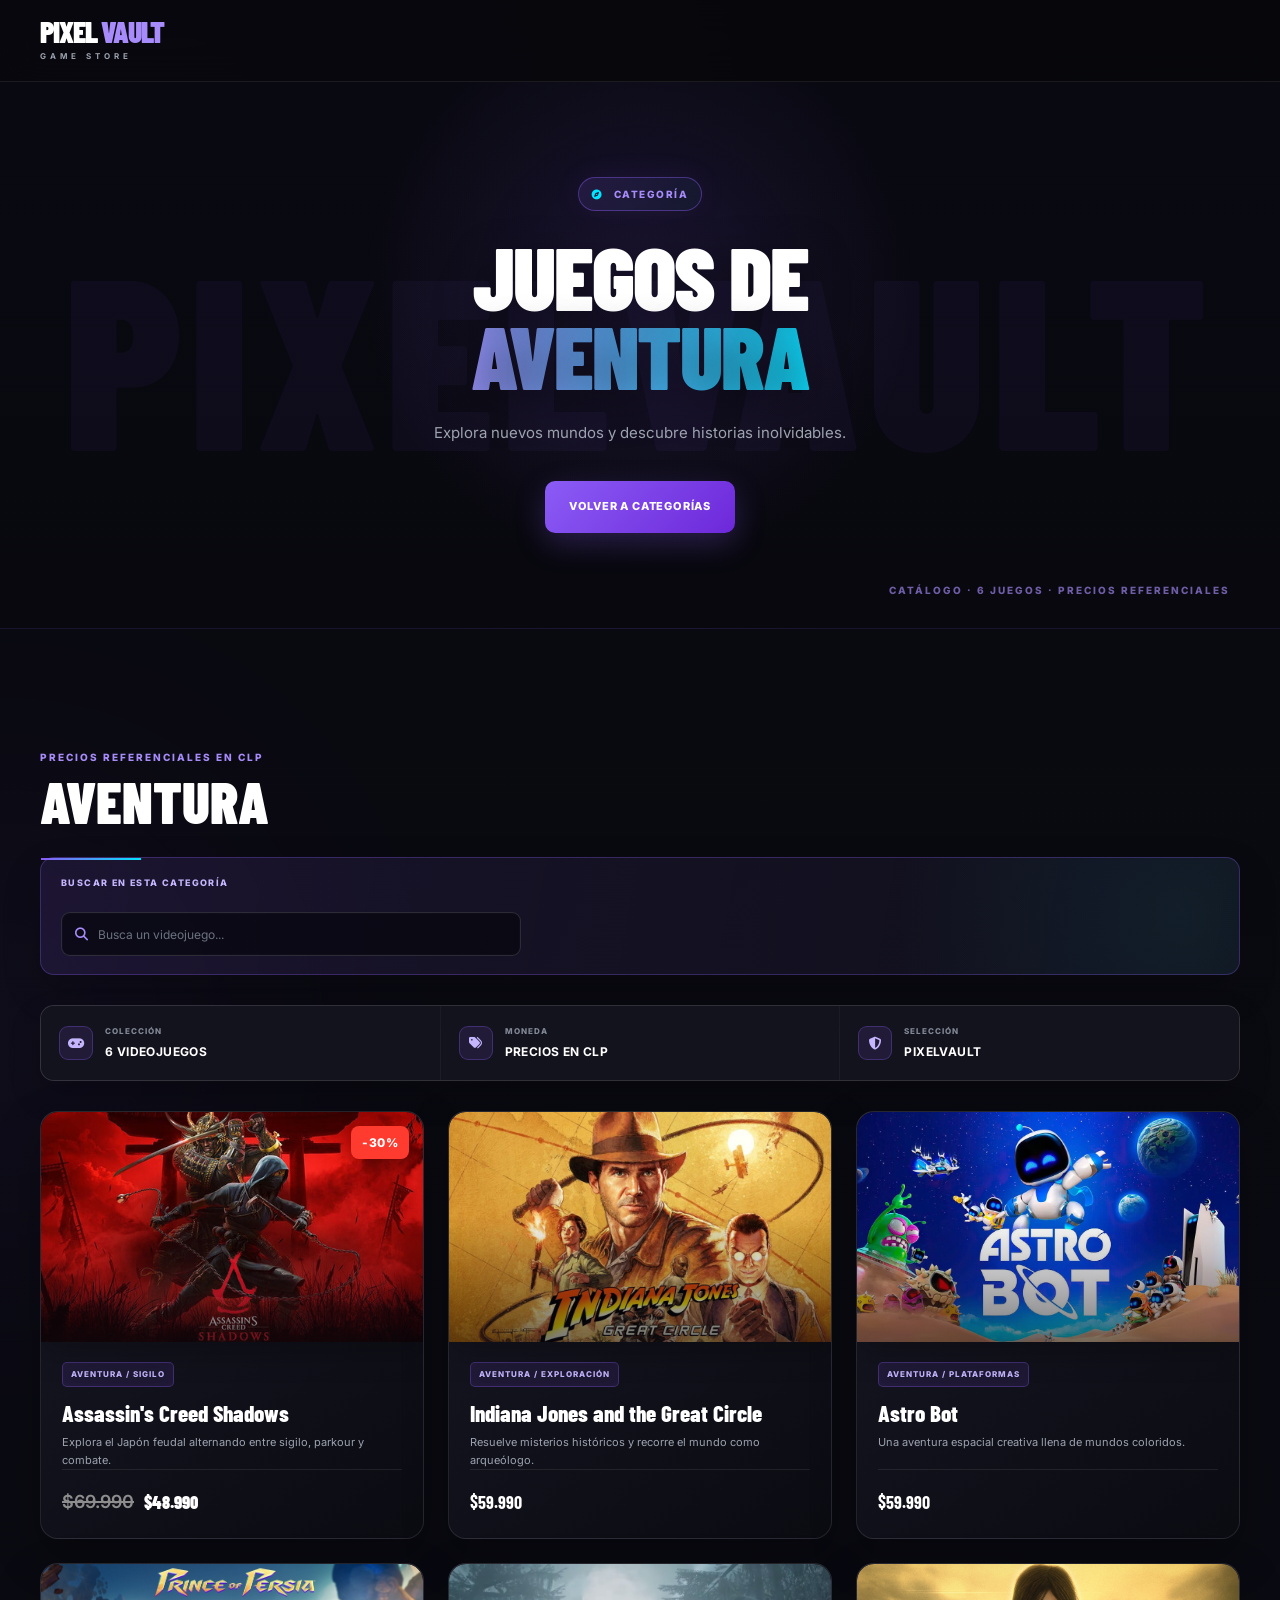
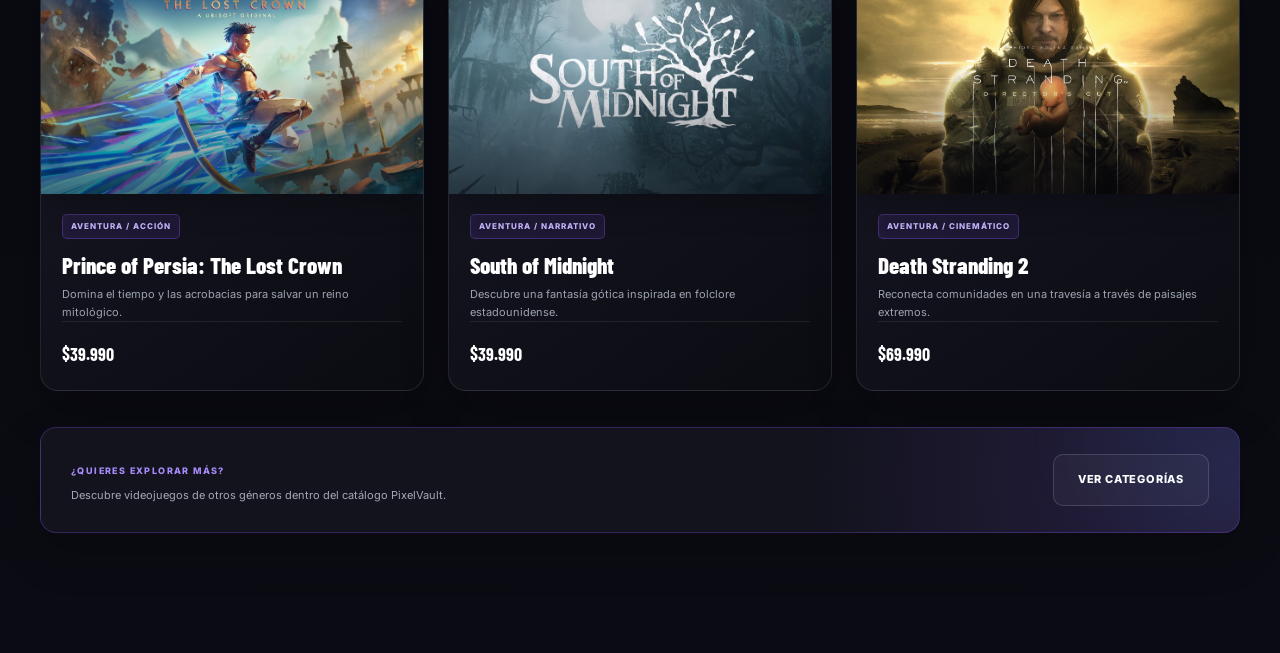
<file: categorias/aventura.html>
<!DOCTYPE html>
<html lang="es">
<head>
    <meta charset="UTF-8">
    <meta name="viewport" content="width=device-width, initial-scale=1.0">
    <title>Aventura | PixelVault</title>

    <link rel="stylesheet" href="../css/estilos.css">
    <link rel="stylesheet"
          href="https://cdnjs.cloudflare.com/ajax/libs/font-awesome/6.5.2/css/all.min.css">
</head>

<body>

<header class="header">
    <div class="container header-content">
        <div class="brand">
            <a href="../index.html" class="brand-link">
                <span class="brand-pixel">PIXEL</span>
                <span class="brand-vault">VAULT</span>
            </a>
            <span class="brand-subtitle">GAME STORE</span>
        </div>
    </div>
</header>

<main>

<section class="hero">
    <div class="container hero-container">

        <div class="hero-content">

            <span class="hero-tag">
                <i class="fa-solid fa-compass"></i>
                CATEGORÍA
            </span>

            <h1 class="hero-title">
                JUEGOS DE <span>AVENTURA</span>
            </h1>

            <p class="hero-description">
                Explora nuevos mundos y descubre historias inolvidables.
            </p>

            <a href="../index.html#categorias" class="btn btn-primary">
                VOLVER A CATEGORÍAS
            </a>

        </div>

        <div class="hero-image-container">
            <img
                src="../img/categorias/ghost-of-tsushima.jpg"
                alt="Categoría Aventura"
                class="hero-image"
            >
        </div>

    </div>
</section>


<section class="featured-section section">

    <div class="container">

        <div class="section-header">
            <div class="section-heading">

                <span class="section-label">
                    PRECIOS REFERENCIALES EN CLP
                </span>

                <h2 class="section-title">
                    AVENTURA
                </h2>

            </div>
        </div>


        <div class="category-search">

            <label class="category-search-label" for="game-search">
                BUSCAR EN ESTA CATEGORÍA
            </label>

            <div class="category-search-field">

                <i class="fa-solid fa-magnifying-glass"
                   aria-hidden="true"></i>

                <input
                    id="game-search"
                    type="search"
                    placeholder="Busca un videojuego..."
                    autocomplete="off"
                >

            </div>

        </div>


        <div class="catalog-summary">

            <div class="catalog-summary-item">

                <i class="fa-solid fa-gamepad"
                   aria-hidden="true"></i>

                <div>
                    <span>COLECCIÓN</span>
                    <strong>6 VIDEOJUEGOS</strong>
                </div>

            </div>


            <div class="catalog-summary-item">

                <i class="fa-solid fa-tags"
                   aria-hidden="true"></i>

                <div>
                    <span>MONEDA</span>
                    <strong>PRECIOS EN CLP</strong>
                </div>

            </div>


            <div class="catalog-summary-item">

                <i class="fa-solid fa-shield-halved"
                   aria-hidden="true"></i>

                <div>
                    <span>SELECCIÓN</span>
                    <strong>PIXELVAULT</strong>
                </div>

            </div>

        </div>


        <div class="featured-grid">


            <!-- ASSASSIN'S CREED SHADOWS - OFERTA -->

            <article class="featured-card">

                <div class="featured-image">

                    <span class="offer-badge">
                        -30%
                    </span>

                    <img
                        src="../img/juegos/aventura/assassins-creed-shadows.jpg"
                        alt="Assassin's Creed Shadows"
                    >

                </div>


                <div class="featured-info">

                    <span class="game-category">
                        AVENTURA / SIGILO
                    </span>

                    <h3>
                        Assassin's Creed Shadows
                    </h3>

                    <p>
                        Explora el Japón feudal alternando entre
                        sigilo, parkour y combate.
                    </p>


                    <div class="game-bottom">

                        <div class="offer-prices">

                            <span class="old-price">
                                $69.990
                            </span>

                            <strong class="game-price">
                                $48.990
                            </strong>

                        </div>

                    </div>

                </div>

            </article>


            <!-- INDIANA JONES -->

            <article class="featured-card">

                <div class="featured-image">

                    <img
                        src="../img/juegos/aventura/indiana-jones-great-circle.jpg"
                        alt="Indiana Jones and the Great Circle"
                    >

                </div>


                <div class="featured-info">

                    <span class="game-category">
                        AVENTURA / EXPLORACIÓN
                    </span>

                    <h3>
                        Indiana Jones and the Great Circle
                    </h3>

                    <p>
                        Resuelve misterios históricos y recorre
                        el mundo como arqueólogo.
                    </p>

                    <div class="game-bottom">
                        <strong class="game-price">
                            $59.990
                        </strong>
                    </div>

                </div>

            </article>


            <!-- ASTRO BOT -->

            <article class="featured-card">

                <div class="featured-image">

                    <img
                        src="../img/juegos/aventura/astro-bot.jpg"
                        alt="Astro Bot"
                    >

                </div>


                <div class="featured-info">

                    <span class="game-category">
                        AVENTURA / PLATAFORMAS
                    </span>

                    <h3>
                        Astro Bot
                    </h3>

                    <p>
                        Una aventura espacial creativa llena
                        de mundos coloridos.
                    </p>

                    <div class="game-bottom">
                        <strong class="game-price">
                            $59.990
                        </strong>
                    </div>

                </div>

            </article>


            <!-- PRINCE OF PERSIA -->

            <article class="featured-card">

                <div class="featured-image">

                    <img
                        src="../img/juegos/aventura/prince-of-persia-lost-crown.jpg"
                        alt="Prince of Persia The Lost Crown"
                    >

                </div>


                <div class="featured-info">

                    <span class="game-category">
                        AVENTURA / ACCIÓN
                    </span>

                    <h3>
                        Prince of Persia: The Lost Crown
                    </h3>

                    <p>
                        Domina el tiempo y las acrobacias para salvar
                        un reino mitológico.
                    </p>

                    <div class="game-bottom">
                        <strong class="game-price">
                            $39.990
                        </strong>
                    </div>

                </div>

            </article>


            <!-- SOUTH OF MIDNIGHT -->

            <article class="featured-card">

                <div class="featured-image">

                    <img
                        src="../img/juegos/aventura/south-of-midnight.jpg"
                        alt="South of Midnight"
                    >

                </div>


                <div class="featured-info">

                    <span class="game-category">
                        AVENTURA / NARRATIVO
                    </span>

                    <h3>
                        South of Midnight
                    </h3>

                    <p>
                        Descubre una fantasía gótica inspirada
                        en folclore estadounidense.
                    </p>

                    <div class="game-bottom">
                        <strong class="game-price">
                            $39.990
                        </strong>
                    </div>

                </div>

            </article>


            <!-- DEATH STRANDING 2 -->

            <article class="featured-card">

                <div class="featured-image">

                    <img
                        src="../img/juegos/aventura/death-stranding-2.jpg"
                        alt="Death Stranding 2"
                    >

                </div>


                <div class="featured-info">

                    <span class="game-category">
                        AVENTURA / CINEMÁTICO
                    </span>

                    <h3>
                        Death Stranding 2
                    </h3>

                    <p>
                        Reconecta comunidades en una travesía
                        a través de paisajes extremos.
                    </p>

                    <div class="game-bottom">
                        <strong class="game-price">
                            $69.990
                        </strong>
                    </div>

                </div>

            </article>

        </div>


        <div class="catalog-callout">

            <div>

                <span class="catalog-callout-label">
                    ¿QUIERES EXPLORAR MÁS?
                </span>

                <p>
                    Descubre videojuegos de otros géneros dentro
                    del catálogo PixelVault.
                </p>

            </div>

            <a
                href="../index.html#categorias"
                class="btn btn-secondary"
            >
                VER CATEGORÍAS
            </a>

        </div>

    </div>

</section>

</main>


<!-- ESTILOS DE OFERTA -->

<style>

    .featured-image {
        position: relative;
    }

    .offer-badge {
        position: absolute;
        top: 14px;
        right: 14px;
        z-index: 5;

        display: inline-flex;
        align-items: center;
        justify-content: center;

        padding: 7px 11px;

        border-radius: 8px;

        background: #ff3b30;
        color: #ffffff;

        font-size: 12px;
        font-weight: 800;
        letter-spacing: 0.5px;

        box-shadow: 0 6px 18px rgba(0, 0, 0, 0.35);
    }

    .offer-prices {
        display: flex;
        align-items: center;
        gap: 10px;
    }

    .old-price {
        color: #8d8d8d;
        font-size: 18px;
        font-weight: 600;

        text-decoration: line-through;
        text-decoration-thickness: 2px;
    }

    .offer-prices .game-price {
        font-size: 19px;
        font-weight: 900;
    }

    @media (max-width: 700px) {

        .offer-badge {
            top: 10px;
            right: 10px;

            font-size: 11px;
            padding: 6px 9px;
        }

        .old-price {
            font-size: 12px;
        }

        .offer-prices .game-price {
            font-size: 17px;
        }

    }

</style>

</body>
</html>

<script src="../js/categorias.js"></script>
</file>
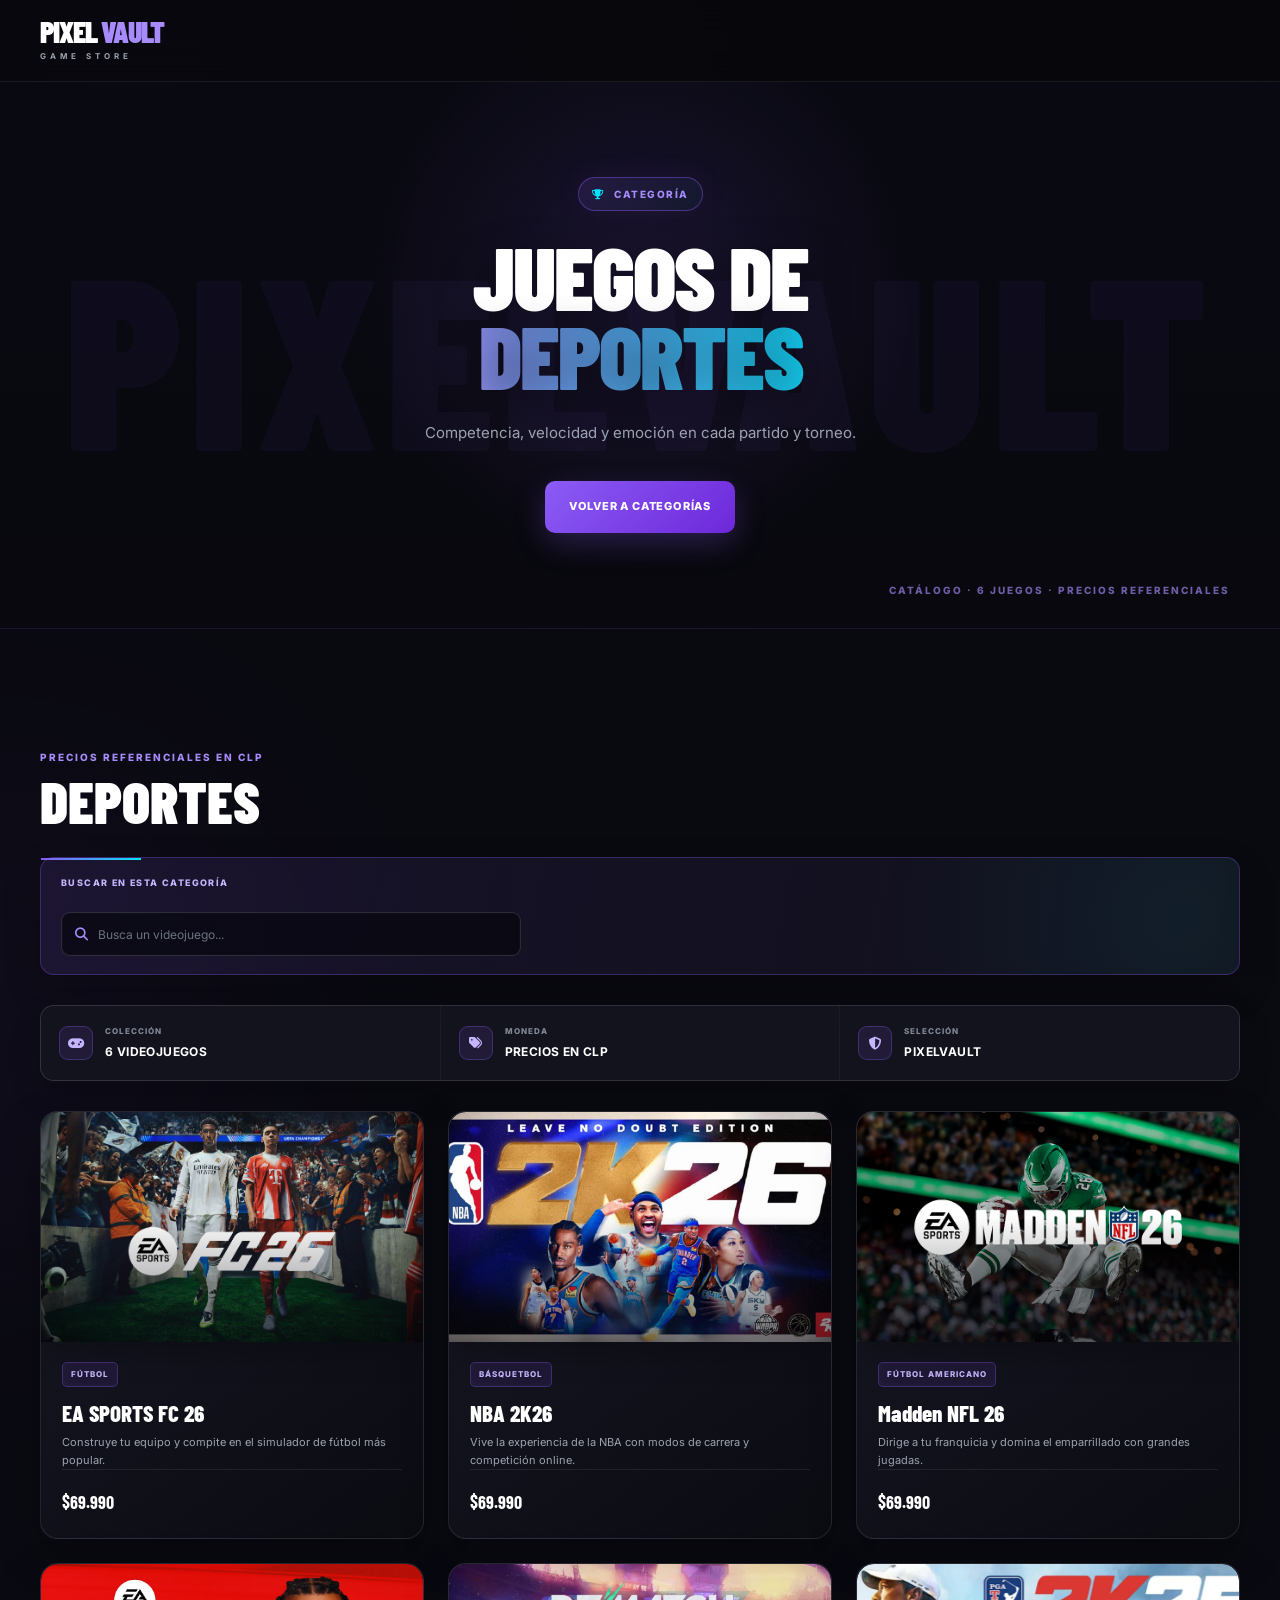
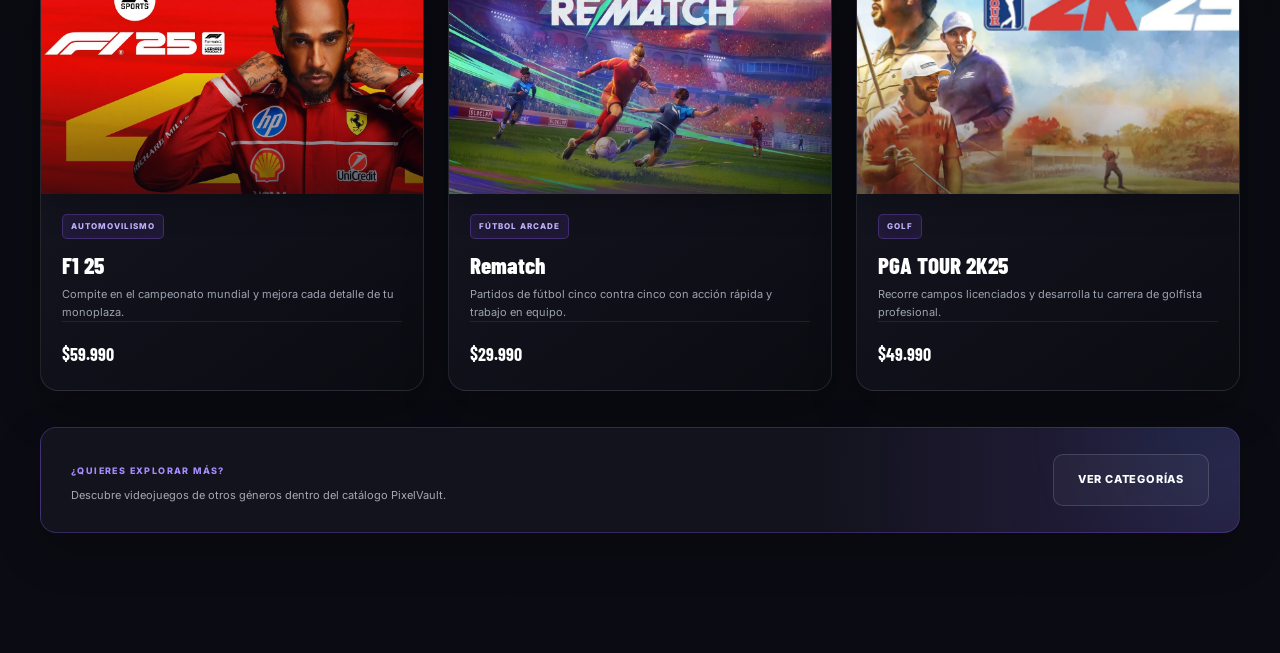
<file: categorias/deportes.html>
<!DOCTYPE html>
<html lang="es">

<head>
    <meta charset="UTF-8">
    <meta name="viewport" content="width=device-width, initial-scale=1.0">

    <title>Deportes | PixelVault</title>

    <link rel="stylesheet" href="../css/estilos.css">

    <link
        rel="stylesheet"
        href="https://cdnjs.cloudflare.com/ajax/libs/font-awesome/6.5.2/css/all.min.css"
    >
</head>

<script src="../js/categorias.js"></script>

<body>

<header class="header">

    <div class="container header-content">

        <div class="brand">

            <a href="../index.html" class="brand-link">

                <span class="brand-pixel">
                    PIXEL
                </span>

                <span class="brand-vault">
                    VAULT
                </span>

            </a>

            <span class="brand-subtitle">
                GAME STORE
            </span>

        </div>

    </div>

</header>


<main>


    <!-- ==========================================
         HERO
    =========================================== -->

    <section class="hero">

        <div class="container hero-container">


            <div class="hero-content">

                <span class="hero-tag">

                    <i class="fa-solid fa-trophy"></i>

                    CATEGORÍA

                </span>


                <h1 class="hero-title">

                    JUEGOS DE <span>DEPORTES</span>

                </h1>


                <p class="hero-description">

                    Competencia, velocidad y emoción en cada
                    partido y torneo.

                </p>


                <a
                    href="../index.html#categorias"
                    class="btn btn-primary"
                >

                    VOLVER A CATEGORÍAS

                </a>

            </div>


            <div class="hero-image-container">

                <img
                    src="../img/categorias/fc26.jpg"
                    alt="Categoría Deportes"
                    class="hero-image"
                >

            </div>


        </div>

    </section>


    <!-- ==========================================
         CATÁLOGO
    =========================================== -->

    <section class="featured-section section">

        <div class="container">


            <div class="section-header">

                <div class="section-heading">

                    <span class="section-label">
                        PRECIOS REFERENCIALES EN CLP
                    </span>

                    <h2 class="section-title">
                        DEPORTES
                    </h2>

                </div>

            </div>


            <!-- BUSCADOR -->

            <div class="category-search">

                <label
                    class="category-search-label"
                    for="game-search"
                >
                    BUSCAR EN ESTA CATEGORÍA
                </label>


                <div class="category-search-field">

                    <i
                        class="fa-solid fa-magnifying-glass"
                        aria-hidden="true"
                    ></i>


                    <input
                        id="game-search"
                        type="search"
                        placeholder="Busca un videojuego..."
                        autocomplete="off"
                    >

                </div>

            </div>


            <!-- RESUMEN -->

            <div class="catalog-summary">


                <div class="catalog-summary-item">

                    <i
                        class="fa-solid fa-gamepad"
                        aria-hidden="true"
                    ></i>


                    <div>

                        <span>
                            COLECCIÓN
                        </span>

                        <strong>
                            6 VIDEOJUEGOS
                        </strong>

                    </div>

                </div>


                <div class="catalog-summary-item">

                    <i
                        class="fa-solid fa-tags"
                        aria-hidden="true"
                    ></i>


                    <div>

                        <span>
                            MONEDA
                        </span>

                        <strong>
                            PRECIOS EN CLP
                        </strong>

                    </div>

                </div>


                <div class="catalog-summary-item">

                    <i
                        class="fa-solid fa-shield-halved"
                        aria-hidden="true"
                    ></i>


                    <div>

                        <span>
                            SELECCIÓN
                        </span>

                        <strong>
                            PIXELVAULT
                        </strong>

                    </div>

                </div>


            </div>


            <!-- ==========================================
                 JUEGOS
            =========================================== -->

            <div class="featured-grid">


                <!-- EA SPORTS FC 26 -->

                <article class="featured-card">

                    <div class="featured-image">

                        <img
                            src="../img/juegos/deportes/ea-sports-fc-26.jpg"
                            alt="EA Sports FC 26"
                        >

                    </div>


                    <div class="featured-info">

                        <span class="game-category">
                            FÚTBOL
                        </span>


                        <h3>
                            EA SPORTS FC 26
                        </h3>


                        <p>
                            Construye tu equipo y compite en el
                            simulador de fútbol más popular.
                        </p>


                        <div class="game-bottom">

                            <strong class="game-price">
                                $69.990
                            </strong>

                        </div>

                    </div>

                </article>


                <!-- NBA 2K26 -->

                <article class="featured-card">

                    <div class="featured-image">

                        <img
                            src="../img/juegos/deportes/nba-2k26.jpg"
                            alt="NBA 2K26"
                        >

                    </div>


                    <div class="featured-info">

                        <span class="game-category">
                            BÁSQUETBOL
                        </span>


                        <h3>
                            NBA 2K26
                        </h3>


                        <p>
                            Vive la experiencia de la NBA con modos
                            de carrera y competición online.
                        </p>


                        <div class="game-bottom">

                            <strong class="game-price">
                                $69.990
                            </strong>

                        </div>

                    </div>

                </article>


                <!-- MADDEN NFL 26 -->

                <article class="featured-card">

                    <div class="featured-image">

                        <img
                            src="../img/juegos/deportes/madden-nfl-26.jpg"
                            alt="Madden NFL 26"
                        >

                    </div>


                    <div class="featured-info">

                        <span class="game-category">
                            FÚTBOL AMERICANO
                        </span>


                        <h3>
                            Madden NFL 26
                        </h3>


                        <p>
                            Dirige a tu franquicia y domina el
                            emparrillado con grandes jugadas.
                        </p>


                        <div class="game-bottom">

                            <strong class="game-price">
                                $69.990
                            </strong>

                        </div>

                    </div>

                </article>


                <!-- F1 25 -->

                <article class="featured-card">

                    <div class="featured-image">

                        <img
                            src="../img/juegos/deportes/f1-25.jpg"
                            alt="F1 25"
                        >

                    </div>


                    <div class="featured-info">

                        <span class="game-category">
                            AUTOMOVILISMO
                        </span>


                        <h3>
                            F1 25
                        </h3>


                        <p>
                            Compite en el campeonato mundial y mejora
                            cada detalle de tu monoplaza.
                        </p>


                        <div class="game-bottom">

                            <strong class="game-price">
                                $59.990
                            </strong>

                        </div>

                    </div>

                </article>


                <!-- REMATCH -->

                <article class="featured-card">

                    <div class="featured-image">

                        <img
                            src="../img/juegos/deportes/rematch.jpg"
                            alt="Rematch"
                        >

                    </div>


                    <div class="featured-info">

                        <span class="game-category">
                            FÚTBOL ARCADE
                        </span>


                        <h3>
                            Rematch
                        </h3>


                        <p>
                            Partidos de fútbol cinco contra cinco
                            con acción rápida y trabajo en equipo.
                        </p>


                        <div class="game-bottom">

                            <strong class="game-price">
                                $29.990
                            </strong>

                        </div>

                    </div>

                </article>


                <!-- PGA TOUR 2K25 -->

                <article class="featured-card">

                    <div class="featured-image">

                        <img
                            src="../img/juegos/deportes/pga-tour-2k25.jpg"
                            alt="PGA Tour 2K25"
                        >

                    </div>


                    <div class="featured-info">

                        <span class="game-category">
                            GOLF
                        </span>


                        <h3>
                            PGA TOUR 2K25
                        </h3>


                        <p>
                            Recorre campos licenciados y desarrolla
                            tu carrera de golfista profesional.
                        </p>


                        <div class="game-bottom">

                            <strong class="game-price">
                                $49.990
                            </strong>

                        </div>

                    </div>

                </article>


            </div>


            <!-- ==========================================
                 LLAMADO FINAL
            =========================================== -->

            <div class="catalog-callout">

                <div>

                    <span class="catalog-callout-label">
                        ¿QUIERES EXPLORAR MÁS?
                    </span>


                    <p>
                        Descubre videojuegos de otros géneros
                        dentro del catálogo PixelVault.
                    </p>

                </div>


                <a
                    href="../index.html#categorias"
                    class="btn btn-secondary"
                >
                    VER CATEGORÍAS
                </a>

            </div>


        </div>

    </section>


</main>

</body>
</html>

<script src="../js/categorias.js"></script>
</file>
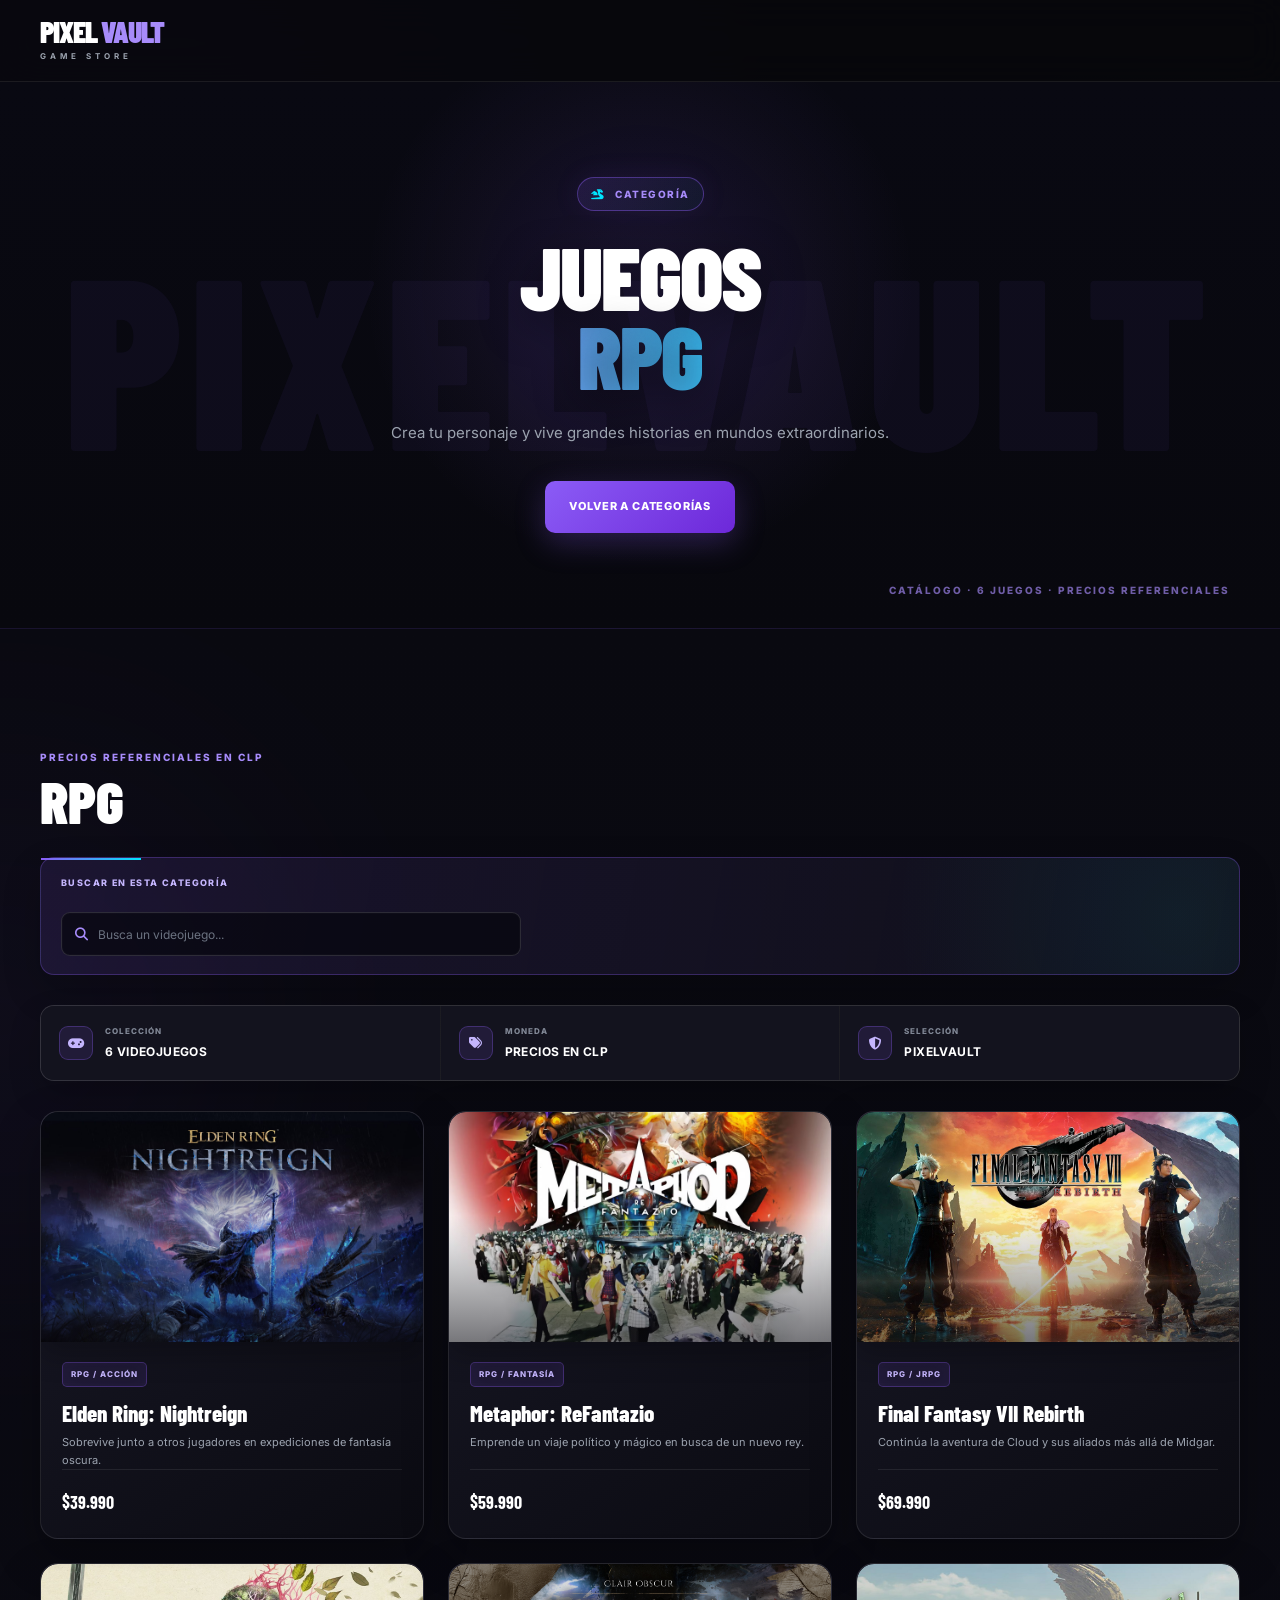
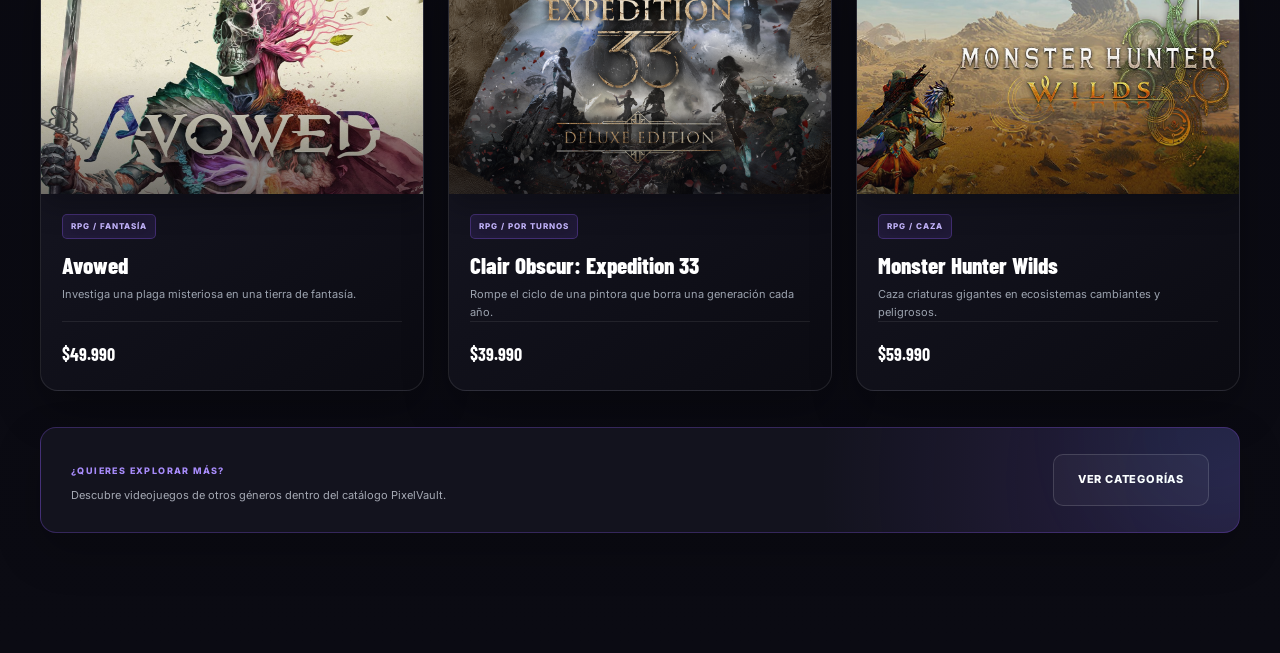
<file: categorias/rpg.html>
<!DOCTYPE html>
<html lang="es">

<head>
    <meta charset="UTF-8">
    <meta name="viewport" content="width=device-width, initial-scale=1.0">

    <title>RPG | PixelVault</title>

    <link rel="stylesheet" href="../css/estilos.css">

    <link
        rel="stylesheet"
        href="https://cdnjs.cloudflare.com/ajax/libs/font-awesome/6.5.2/css/all.min.css"
    >
</head>

<script src="../js/categorias.js"></script>

<body>

<header class="header">

    <div class="container header-content">

        <div class="brand">

            <a href="../index.html" class="brand-link">

                <span class="brand-pixel">
                    PIXEL
                </span>

                <span class="brand-vault">
                    VAULT
                </span>

            </a>

            <span class="brand-subtitle">
                GAME STORE
            </span>

        </div>

    </div>

</header>


<main>


    <!-- ==========================================
         HERO
    =========================================== -->

    <section class="hero">

        <div class="container hero-container">


            <div class="hero-content">

                <span class="hero-tag">

                    <i class="fa-solid fa-dragon"></i>

                    CATEGORÍA

                </span>


                <h1 class="hero-title">

                    JUEGOS <span>RPG</span>

                </h1>


                <p class="hero-description">

                    Crea tu personaje y vive grandes historias
                    en mundos extraordinarios.

                </p>


                <a
                    href="../index.html#categorias"
                    class="btn btn-primary"
                >

                    VOLVER A CATEGORÍAS

                </a>

            </div>


            <div class="hero-image-container">

                <img
                    src="../img/categorias/elden-ring.jpg"
                    alt="Categoría RPG"
                    class="hero-image"
                >

            </div>


        </div>

    </section>


    <!-- ==========================================
         CATÁLOGO RPG
    =========================================== -->

    <section class="featured-section section">

        <div class="container">


            <div class="section-header">

                <div class="section-heading">

                    <span class="section-label">
                        PRECIOS REFERENCIALES EN CLP
                    </span>

                    <h2 class="section-title">
                        RPG
                    </h2>

                </div>

            </div>


            <!-- BUSCADOR -->

            <div class="category-search">

                <label
                    class="category-search-label"
                    for="game-search"
                >

                    BUSCAR EN ESTA CATEGORÍA

                </label>


                <div class="category-search-field">

                    <i
                        class="fa-solid fa-magnifying-glass"
                        aria-hidden="true"
                    ></i>


                    <input
                        id="game-search"
                        type="search"
                        placeholder="Busca un videojuego..."
                        autocomplete="off"
                    >

                </div>

            </div>


            <!-- RESUMEN -->

            <div class="catalog-summary">


                <div class="catalog-summary-item">

                    <i
                        class="fa-solid fa-gamepad"
                        aria-hidden="true"
                    ></i>


                    <div>

                        <span>
                            COLECCIÓN
                        </span>

                        <strong>
                            6 VIDEOJUEGOS
                        </strong>

                    </div>

                </div>


                <div class="catalog-summary-item">

                    <i
                        class="fa-solid fa-tags"
                        aria-hidden="true"
                    ></i>


                    <div>

                        <span>
                            MONEDA
                        </span>

                        <strong>
                            PRECIOS EN CLP
                        </strong>

                    </div>

                </div>


                <div class="catalog-summary-item">

                    <i
                        class="fa-solid fa-shield-halved"
                        aria-hidden="true"
                    ></i>


                    <div>

                        <span>
                            SELECCIÓN
                        </span>

                        <strong>
                            PIXELVAULT
                        </strong>

                    </div>

                </div>


            </div>


            <!-- ==========================================
                 JUEGOS RPG
            =========================================== -->

            <div class="featured-grid">


                <!-- ELDEN RING NIGHTREIGN -->

                <article class="featured-card">

                    <div class="featured-image">

                        <img
                            src="../img/juegos/rpg/elden-ring-nightreign.jpg"
                            alt="Elden Ring Nightreign"
                        >

                    </div>


                    <div class="featured-info">

                        <span class="game-category">
                            RPG / ACCIÓN
                        </span>


                        <h3>
                            Elden Ring: Nightreign
                        </h3>


                        <p>
                            Sobrevive junto a otros jugadores en
                            expediciones de fantasía oscura.
                        </p>


                        <div class="game-bottom">

                            <strong class="game-price">
                                $39.990
                            </strong>

                        </div>

                    </div>

                </article>


                <!-- METAPHOR REFANTAZIO -->

                <article class="featured-card">

                    <div class="featured-image">

                        <img
                            src="../img/juegos/rpg/metaphor-refantazio.jpg"
                            alt="Metaphor ReFantazio"
                        >

                    </div>


                    <div class="featured-info">

                        <span class="game-category">
                            RPG / FANTASÍA
                        </span>


                        <h3>
                            Metaphor: ReFantazio
                        </h3>


                        <p>
                            Emprende un viaje político y mágico
                            en busca de un nuevo rey.
                        </p>


                        <div class="game-bottom">

                            <strong class="game-price">
                                $59.990
                            </strong>

                        </div>

                    </div>

                </article>


                <!-- FINAL FANTASY VII REBIRTH -->

                <article class="featured-card">

                    <div class="featured-image">

                        <img
                            src="../img/juegos/rpg/final-fantasy-vii-rebirth.jpg"
                            alt="Final Fantasy VII Rebirth"
                        >

                    </div>


                    <div class="featured-info">

                        <span class="game-category">
                            RPG / JRPG
                        </span>


                        <h3>
                            Final Fantasy VII Rebirth
                        </h3>


                        <p>
                            Continúa la aventura de Cloud y sus aliados
                            más allá de Midgar.
                        </p>


                        <div class="game-bottom">

                            <strong class="game-price">
                                $69.990
                            </strong>

                        </div>

                    </div>

                </article>


                <!-- AVOWED -->

                <article class="featured-card">

                    <div class="featured-image">

                        <img
                            src="../img/juegos/rpg/avowed.jpg"
                            alt="Avowed"
                        >

                    </div>


                    <div class="featured-info">

                        <span class="game-category">
                            RPG / FANTASÍA
                        </span>


                        <h3>
                            Avowed
                        </h3>


                        <p>
                            Investiga una plaga misteriosa en una
                            tierra de fantasía.
                        </p>


                        <div class="game-bottom">

                            <strong class="game-price">
                                $49.990
                            </strong>

                        </div>

                    </div>

                </article>


                <!-- CLAIR OBSCUR EXPEDITION 33 -->

                <article class="featured-card">

                    <div class="featured-image">

                        <img
                            src="../img/juegos/rpg/clair-obscur-expedition-33.jpg"
                            alt="Clair Obscur Expedition 33"
                        >

                    </div>


                    <div class="featured-info">

                        <span class="game-category">
                            RPG / POR TURNOS
                        </span>


                        <h3>
                            Clair Obscur: Expedition 33
                        </h3>


                        <p>
                            Rompe el ciclo de una pintora que borra
                            una generación cada año.
                        </p>


                        <div class="game-bottom">

                            <strong class="game-price">
                                $39.990
                            </strong>

                        </div>

                    </div>

                </article>


                <!-- MONSTER HUNTER WILDS -->

                <article class="featured-card">

                    <div class="featured-image">

                        <img
                            src="../img/juegos/rpg/monster-hunter-wilds.jpg"
                            alt="Monster Hunter Wilds"
                        >

                    </div>


                    <div class="featured-info">

                        <span class="game-category">
                            RPG / CAZA
                        </span>


                        <h3>
                            Monster Hunter Wilds
                        </h3>


                        <p>
                            Caza criaturas gigantes en ecosistemas
                            cambiantes y peligrosos.
                        </p>


                        <div class="game-bottom">

                            <strong class="game-price">
                                $59.990
                            </strong>

                        </div>

                    </div>

                </article>


            </div>


            <!-- LLAMADO FINAL -->

            <div class="catalog-callout">

                <div>

                    <span class="catalog-callout-label">
                        ¿QUIERES EXPLORAR MÁS?
                    </span>


                    <p>
                        Descubre videojuegos de otros géneros
                        dentro del catálogo PixelVault.
                    </p>

                </div>


                <a
                    href="../index.html#categorias"
                    class="btn btn-secondary"
                >
                    VER CATEGORÍAS
                </a>

            </div>


        </div>

    </section>


</main>

</body>

</html>

<script src="../js/categorias.js"></script>
</file>
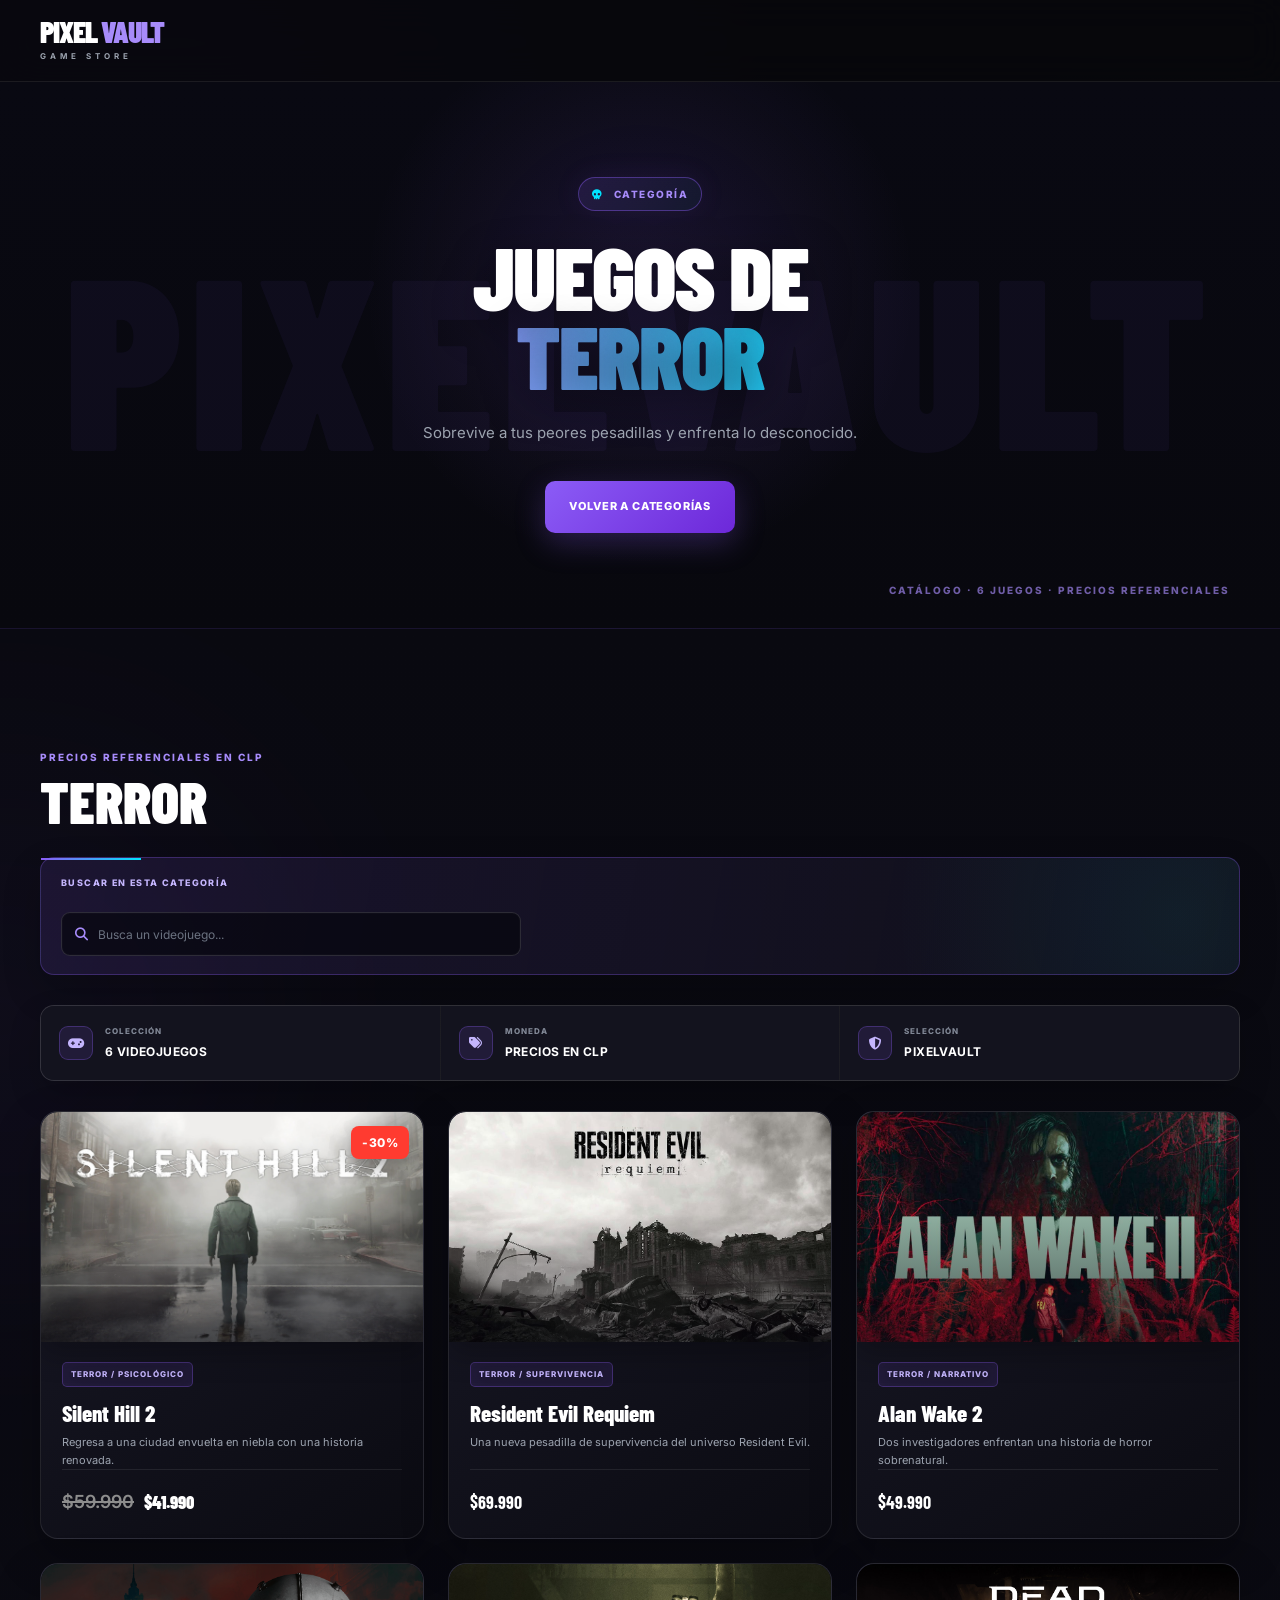
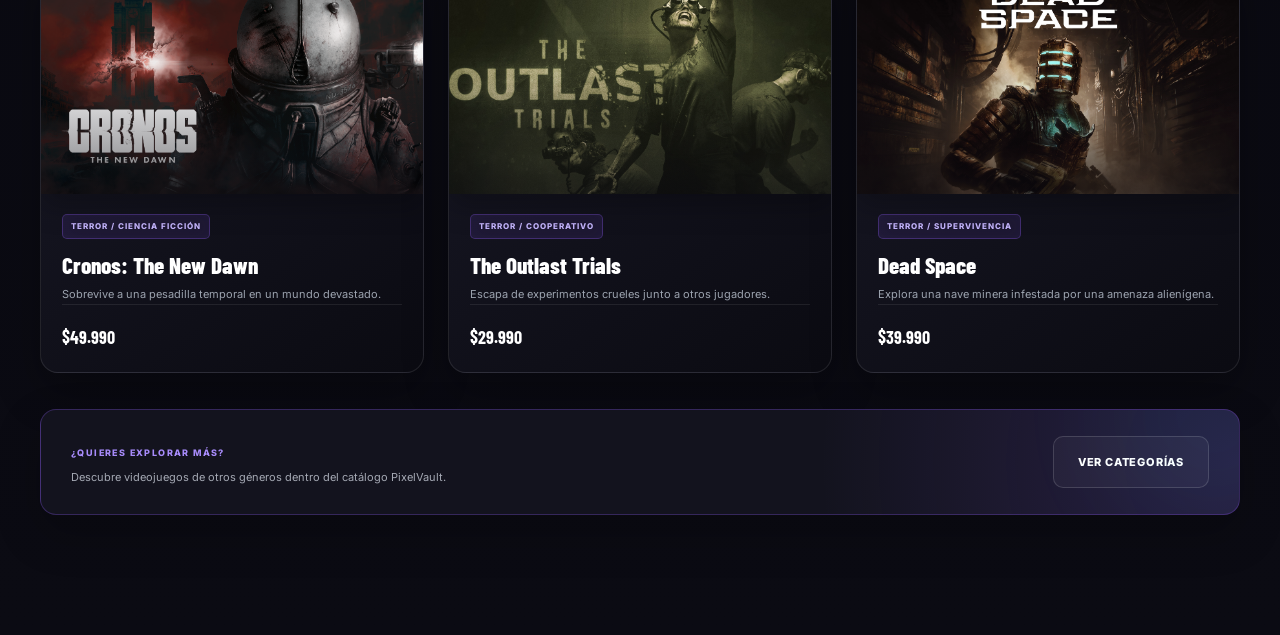
<file: categorias/terror.html>
<!DOCTYPE html>
<html lang="es">

<head>
    <meta charset="UTF-8">
    <meta name="viewport" content="width=device-width, initial-scale=1.0">

    <title>Terror | PixelVault</title>

    <link rel="stylesheet" href="../css/estilos.css">

    <link
        rel="stylesheet"
        href="https://cdnjs.cloudflare.com/ajax/libs/font-awesome/6.5.2/css/all.min.css"
    >
</head>

<script src="../js/categorias.js"></script>

<body>

<header class="header">

    <div class="container header-content">

        <div class="brand">

            <a href="../index.html" class="brand-link">

                <span class="brand-pixel">
                    PIXEL
                </span>

                <span class="brand-vault">
                    VAULT
                </span>

            </a>

            <span class="brand-subtitle">
                GAME STORE
            </span>

        </div>

    </div>

</header>


<main>


    <!-- ==========================================
         HERO
    =========================================== -->

    <section class="hero">

        <div class="container hero-container">

            <div class="hero-content">

                <span class="hero-tag">

                    <i class="fa-solid fa-skull"></i>

                    CATEGORÍA

                </span>


                <h1 class="hero-title">

                    JUEGOS DE <span>TERROR</span>

                </h1>


                <p class="hero-description">

                    Sobrevive a tus peores pesadillas y enfrenta
                    lo desconocido.

                </p>


                <a
                    href="../index.html#categorias"
                    class="btn btn-primary"
                >

                    VOLVER A CATEGORÍAS

                </a>

            </div>


            <div class="hero-image-container">

                <img
                    src="../img/categorias/silent-hill-2.jpg"
                    alt="Categoría Terror"
                    class="hero-image"
                >

            </div>

        </div>

    </section>


    <!-- ==========================================
         CATÁLOGO
    =========================================== -->

    <section class="featured-section section">

        <div class="container">


            <div class="section-header">

                <div class="section-heading">

                    <span class="section-label">
                        PRECIOS REFERENCIALES EN CLP
                    </span>

                    <h2 class="section-title">
                        TERROR
                    </h2>

                </div>

            </div>


            <!-- BUSCADOR -->

            <div class="category-search">

                <label
                    class="category-search-label"
                    for="game-search"
                >
                    BUSCAR EN ESTA CATEGORÍA
                </label>


                <div class="category-search-field">

                    <i
                        class="fa-solid fa-magnifying-glass"
                        aria-hidden="true"
                    ></i>


                    <input
                        id="game-search"
                        type="search"
                        placeholder="Busca un videojuego..."
                        autocomplete="off"
                    >

                </div>

            </div>


            <!-- RESUMEN -->

            <div class="catalog-summary">


                <div class="catalog-summary-item">

                    <i
                        class="fa-solid fa-gamepad"
                        aria-hidden="true"
                    ></i>


                    <div>

                        <span>
                            COLECCIÓN
                        </span>

                        <strong>
                            6 VIDEOJUEGOS
                        </strong>

                    </div>

                </div>


                <div class="catalog-summary-item">

                    <i
                        class="fa-solid fa-tags"
                        aria-hidden="true"
                    ></i>


                    <div>

                        <span>
                            MONEDA
                        </span>

                        <strong>
                            PRECIOS EN CLP
                        </strong>

                    </div>

                </div>


                <div class="catalog-summary-item">

                    <i
                        class="fa-solid fa-shield-halved"
                        aria-hidden="true"
                    ></i>


                    <div>

                        <span>
                            SELECCIÓN
                        </span>

                        <strong>
                            PIXELVAULT
                        </strong>

                    </div>

                </div>


            </div>


            <!-- ==========================================
                 JUEGOS
            =========================================== -->

            <div class="featured-grid">


                <!-- SILENT HILL 2 - OFERTA -->

                <article class="featured-card">

                    <div class="featured-image">

                        <span class="offer-badge">
                            -30%
                        </span>

                        <img
                            src="../img/juegos/terror/silent-hill-2.jpg"
                            alt="Silent Hill 2"
                        >

                    </div>


                    <div class="featured-info">

                        <span class="game-category">
                            TERROR / PSICOLÓGICO
                        </span>


                        <h3>
                            Silent Hill 2
                        </h3>


                        <p>
                            Regresa a una ciudad envuelta en niebla
                            con una historia renovada.
                        </p>


                        <div class="game-bottom">

                            <div class="offer-prices">

                                <span class="old-price">
                                    $59.990
                                </span>

                                <strong class="game-price">
                                    $41.990
                                </strong>

                            </div>

                        </div>

                    </div>

                </article>


                <!-- RESIDENT EVIL REQUIEM -->

                <article class="featured-card">

                    <div class="featured-image">

                        <img
                            src="../img/juegos/terror/resident-evil-requiem.jpg"
                            alt="Resident Evil Requiem"
                        >

                    </div>


                    <div class="featured-info">

                        <span class="game-category">
                            TERROR / SUPERVIVENCIA
                        </span>


                        <h3>
                            Resident Evil Requiem
                        </h3>


                        <p>
                            Una nueva pesadilla de supervivencia
                            del universo Resident Evil.
                        </p>


                        <div class="game-bottom">

                            <strong class="game-price">
                                $69.990
                            </strong>

                        </div>

                    </div>

                </article>


                <!-- ALAN WAKE 2 -->

                <article class="featured-card">

                    <div class="featured-image">

                        <img
                            src="../img/juegos/terror/alan-wake-2.jpg"
                            alt="Alan Wake 2"
                        >

                    </div>


                    <div class="featured-info">

                        <span class="game-category">
                            TERROR / NARRATIVO
                        </span>


                        <h3>
                            Alan Wake 2
                        </h3>


                        <p>
                            Dos investigadores enfrentan una historia
                            de horror sobrenatural.
                        </p>


                        <div class="game-bottom">

                            <strong class="game-price">
                                $49.990
                            </strong>

                        </div>

                    </div>

                </article>


                <!-- CRONOS -->

                <article class="featured-card">

                    <div class="featured-image">

                        <img
                            src="../img/juegos/terror/cronos-the-new-dawn.jpg"
                            alt="Cronos The New Dawn"
                        >

                    </div>


                    <div class="featured-info">

                        <span class="game-category">
                            TERROR / CIENCIA FICCIÓN
                        </span>


                        <h3>
                            Cronos: The New Dawn
                        </h3>


                        <p>
                            Sobrevive a una pesadilla temporal
                            en un mundo devastado.
                        </p>


                        <div class="game-bottom">

                            <strong class="game-price">
                                $49.990
                            </strong>

                        </div>

                    </div>

                </article>


                <!-- THE OUTLAST TRIALS -->

                <article class="featured-card">

                    <div class="featured-image">

                        <img
                            src="../img/juegos/terror/the-outlast-trials.jpg"
                            alt="The Outlast Trials"
                        >

                    </div>


                    <div class="featured-info">

                        <span class="game-category">
                            TERROR / COOPERATIVO
                        </span>


                        <h3>
                            The Outlast Trials
                        </h3>


                        <p>
                            Escapa de experimentos crueles junto
                            a otros jugadores.
                        </p>


                        <div class="game-bottom">

                            <strong class="game-price">
                                $29.990
                            </strong>

                        </div>

                    </div>

                </article>


                <!-- DEAD SPACE -->

                <article class="featured-card">

                    <div class="featured-image">

                        <img
                            src="../img/juegos/terror/dead-space.jpg"
                            alt="Dead Space"
                        >

                    </div>


                    <div class="featured-info">

                        <span class="game-category">
                            TERROR / SUPERVIVENCIA
                        </span>


                        <h3>
                            Dead Space
                        </h3>


                        <p>
                            Explora una nave minera infestada
                            por una amenaza alienígena.
                        </p>


                        <div class="game-bottom">

                            <strong class="game-price">
                                $39.990
                            </strong>

                        </div>

                    </div>

                </article>


            </div>


            <!-- LLAMADO FINAL -->

            <div class="catalog-callout">

                <div>

                    <span class="catalog-callout-label">
                        ¿QUIERES EXPLORAR MÁS?
                    </span>


                    <p>
                        Descubre videojuegos de otros géneros
                        dentro del catálogo PixelVault.
                    </p>

                </div>


                <a
                    href="../index.html#categorias"
                    class="btn btn-secondary"
                >
                    VER CATEGORÍAS
                </a>

            </div>


        </div>

    </section>


</main>


<!-- ESTILOS DE OFERTA -->

<style>

    .featured-image {
        position: relative;
    }

    .offer-badge {
        position: absolute;
        top: 14px;
        right: 14px;
        z-index: 5;

        display: inline-flex;
        align-items: center;
        justify-content: center;

        padding: 7px 11px;

        border-radius: 8px;

        background: #ff3b30;
        color: #ffffff;

        font-size: 12px;
        font-weight: 800;
        letter-spacing: 0.5px;

        box-shadow: 0 6px 18px rgba(0, 0, 0, 0.35);
    }

    .offer-prices {
        display: flex;
        align-items: center;
        gap: 10px;
    }

    .old-price {
        color: #8d8d8d;
        font-size: 18px;
        font-weight: 600;

        text-decoration: line-through;
        text-decoration-thickness: 2px;
    }

    .offer-prices .game-price {
        font-size: 19px;
        font-weight: 900;
    }

    @media (max-width: 700px) {

        .offer-badge {
            top: 10px;
            right: 10px;

            font-size: 11px;
            padding: 6px 9px;
        }

        .old-price {
            font-size: 12px;
        }

        .offer-prices .game-price {
            font-size: 17px;
        }

    }

</style>


</body>

</html>

<script src="../js/categorias.js"></script>
</file>
<file: css/estilos.css>
/* =========================================================
   PIXELVAULT
   ESTILOS PRINCIPALES
   ========================================================= */


/* =========================================================
   IMPORTACIÓN DE FUENTES
   ========================================================= */

@import url('https://fonts.googleapis.com/css2?family=Barlow+Condensed:wght@400;500;600;700;800;900&family=Inter:wght@300;400;500;600;700;800&display=swap');


/* =========================================================
   VARIABLES GLOBALES
   ========================================================= */

:root {

    /* COLORES PRINCIPALES */

    --color-primary: #8b5cf6;
    --color-primary-light: #a78bfa;
    --color-primary-dark: #6d28d9;

    --color-secondary: #00e5ff;
    --color-secondary-dark: #00a8bd;

    --color-accent: #ff3d81;

    /* FONDOS */

    --color-background: #07070c;
    --color-background-light: #0d0d15;
    --color-background-medium: #11111b;

    --color-card: #12121d;
    --color-card-light: #181824;

    /* TEXTO */

    --color-text: #ffffff;
    --color-text-light: #e5e7eb;
    --color-text-muted: #9ca3af;
    --color-text-dark: #6b7280;

    /* BORDES */

    --color-border: rgba(255, 255, 255, 0.08);
    --color-border-light: rgba(255, 255, 255, 0.14);

    /* SOMBRAS */

    --shadow-small:
        0 5px 20px rgba(0, 0, 0, 0.25);

    --shadow-medium:
        0 15px 40px rgba(0, 0, 0, 0.35);

    --shadow-large:
        0 25px 70px rgba(0, 0, 0, 0.55);

    --shadow-primary:
        0 10px 40px rgba(139, 92, 246, 0.25);

    /* RADIOS */

    --radius-small: 8px;
    --radius-medium: 14px;
    --radius-large: 20px;
    --radius-xl: 28px;

    /* TRANSICIONES */

    --transition-fast: 0.2s ease;
    --transition-normal: 0.35s ease;
    --transition-slow: 0.6s ease;

    /* CONTENEDOR */

    --container-width: 1280px;

}


/* =========================================================
   RESET
   ========================================================= */

* {
    margin: 0;
    padding: 0;
    box-sizing: border-box;
}


html {
    scroll-behavior: smooth;
    scroll-padding-top: 100px;
}


body {

    background-color: var(--color-background);

    color: var(--color-text);

    font-family: 'Inter', sans-serif;

    line-height: 1.6;

    overflow-x: hidden;

}


body::selection {
    background: var(--color-primary);
    color: white;
}


img {
    display: block;
    width: 100%;
}


a {
    color: inherit;
    text-decoration: none;
}


button {
    font-family: inherit;
}


ul {
    list-style: none;
}


/* =========================================================
   CONTENEDOR GENERAL
   ========================================================= */

.container {

    width: min(
        calc(100% - 80px),
        var(--container-width)
    );

    margin: 0 auto;

}


/* =========================================================
   SCROLLBAR
   ========================================================= */

::-webkit-scrollbar {
    width: 9px;
}


::-webkit-scrollbar-track {
    background: #050508;
}


::-webkit-scrollbar-thumb {

    background:
        linear-gradient(
            180deg,
            var(--color-primary),
            var(--color-secondary)
        );

    border-radius: 20px;

}


::-webkit-scrollbar-thumb:hover {
    background: var(--color-primary-light);
}


/* =========================================================
   TOP BAR
   ========================================================= */

.top-bar {

    height: 38px;

    background: #050509;

    border-bottom: 1px solid var(--color-border);

    color: var(--color-text-muted);

    font-size: 11px;

    letter-spacing: 0.4px;

}


.top-bar-content {

    height: 100%;

    display: flex;

    align-items: center;

    justify-content: space-between;

}


.top-bar-message {

    display: flex;

    align-items: center;

    gap: 8px;

}


.top-bar-links {

    display: flex;

    gap: 25px;

}


.top-bar-links a {

    transition:
        color var(--transition-fast);

}


.top-bar-links a:hover {
    color: var(--color-secondary);
}


/* =========================================================
   HEADER
   ========================================================= */

.header {

    position: sticky;

    top: 0;

    z-index: 1000;

    height: 82px;

    background:
        rgba(7, 7, 12, 0.86);

    border-bottom: 1px solid var(--color-border);

    backdrop-filter: blur(18px);

    -webkit-backdrop-filter: blur(18px);

}


.header-content {

    height: 100%;

    display: flex;

    align-items: center;

    justify-content: space-between;

    gap: 40px;

}


/* =========================================================
   LOGO
   ========================================================= */

.brand {

    display: flex;

    flex-direction: column;

    flex-shrink: 0;

}


.brand-link {

    display: flex;

    align-items: center;

    font-family:
        'Barlow Condensed',
        sans-serif;

    font-size: 30px;

    font-weight: 900;

    line-height: 0.9;

    letter-spacing: -1px;

}


.brand-pixel {

    color: white;

}


.brand-vault {

    color: var(--color-primary-light);

    margin-left: 4px;

}


.brand-subtitle {

    margin-top: 5px;

    font-size: 8px;

    font-weight: 700;

    letter-spacing: 4px;

    color: var(--color-text-muted);

}


/* =========================================================
   NAVEGACIÓN
   ========================================================= */

.main-nav {
    margin-left: auto;
}


.nav-list {

    display: flex;

    align-items: center;

    gap: 34px;

}


.nav-link {

    position: relative;

    color: var(--color-text-muted);

    font-size: 13px;

    font-weight: 600;

    transition:
        color var(--transition-fast);

}


.nav-link::after {

    content: "";

    position: absolute;

    left: 0;

    bottom: -9px;

    width: 0;

    height: 2px;

    border-radius: 5px;

    background:
        linear-gradient(
            90deg,
            var(--color-primary),
            var(--color-secondary)
        );

    transition:
        width var(--transition-normal);

}


.nav-link:hover,
.nav-link.active {

    color: white;

}


.nav-link:hover::after,
.nav-link.active::after {

    width: 100%;

}


/* =========================================================
   HEADER ACTIONS
   ========================================================= */

.header-actions {

    display: flex;

    align-items: center;

    gap: 10px;

}


.header-action {

    position: relative;

    width: 40px;

    height: 40px;

    display: flex;

    align-items: center;

    justify-content: center;

    border: 1px solid var(--color-border);

    border-radius: 10px;

    background:
        rgba(255, 255, 255, 0.03);

    color: var(--color-text-muted);

    cursor: pointer;

    transition:
        transform var(--transition-fast),
        background var(--transition-fast),
        color var(--transition-fast),
        border-color var(--transition-fast);

}


.header-action:hover {

    color: white;

    background:
        rgba(139, 92, 246, 0.15);

    border-color:
        rgba(139, 92, 246, 0.45);

    transform: translateY(-2px);

}


.cart-count {

    position: absolute;

    top: -6px;

    right: -6px;

    width: 18px;

    height: 18px;

    display: flex;

    align-items: center;

    justify-content: center;

    border-radius: 50%;

    background: var(--color-primary);

    color: white;

    font-size: 9px;

    font-weight: 800;

}


/* =========================================================
   HERO
   ========================================================= */

.hero {

    position: relative;

    min-height: 720px;

    display: flex;

    align-items: center;

    overflow: hidden;

    background:
        #08080e;

}


/* FONDO */

.hero-background {

    position: absolute;

    inset: 0;

    z-index: 0;

    background:
        radial-gradient(
            circle at 15% 50%,
            rgba(139, 92, 246, 0.18),
            transparent 35%
        ),

        radial-gradient(
            circle at 80% 30%,
            rgba(0, 229, 255, 0.08),
            transparent 30%
        ),

        linear-gradient(
            90deg,
            #07070c 0%,
            #090910 50%,
            #08080d 100%
        );

}


.hero-background::after {

    content: "";

    position: absolute;

    inset: 0;

    background-image:
        linear-gradient(
            rgba(255,255,255,0.018) 1px,
            transparent 1px
        ),
        linear-gradient(
            90deg,
            rgba(255,255,255,0.018) 1px,
            transparent 1px
        );

    background-size: 50px 50px;

    mask-image:
        linear-gradient(
            to bottom,
            black,
            transparent
        );

}


/* CONTENEDOR */

.hero-container {

    position: relative;

    z-index: 2;

    display: grid;

    grid-template-columns:
        minmax(0, 1fr)
        minmax(400px, 0.9fr);

    align-items: center;

    gap: 80px;

    padding-top: 70px;

    padding-bottom: 70px;

}


/* =========================================================
   HERO CONTENT
   ========================================================= */

.hero-content {

    max-width: 650px;

}


.hero-tag {

    display: inline-flex;

    align-items: center;

    gap: 10px;

    padding: 8px 13px;

    margin-bottom: 25px;

    border: 1px solid
        rgba(139, 92, 246, 0.35);

    border-radius: 50px;

    background:
        rgba(139, 92, 246, 0.08);

    color: var(--color-primary-light);

    font-size: 10px;

    font-weight: 800;

    letter-spacing: 1.5px;

}


.hero-tag i {

    color: var(--color-secondary);

}


.hero-title {

    max-width: 700px;

    margin-bottom: 25px;

    font-family:
        'Barlow Condensed',
        sans-serif;

    font-size:
        clamp(60px, 7vw, 105px);

    font-weight: 900;

    line-height: 0.88;

    letter-spacing: -2px;

    text-transform: uppercase;

}


.hero-title span {

    display: block;

    color: transparent;

    background:
        linear-gradient(
            90deg,
            var(--color-primary-light),
            var(--color-secondary)
        );

    background-clip: text;

    -webkit-background-clip: text;

}


.hero-description {

    max-width: 550px;

    margin-bottom: 35px;

    color: var(--color-text-muted);

    font-size: 15px;

    line-height: 1.8;

}


/* =========================================================
   BOTONES
   ========================================================= */

.hero-buttons {

    display: flex;

    align-items: center;

    gap: 15px;

    margin-bottom: 45px;

}


.btn {

    min-height: 52px;

    padding:
        0 24px;

    display: inline-flex;

    align-items: center;

    justify-content: center;

    gap: 12px;

    border-radius: 10px;

    font-size: 11px;

    font-weight: 800;

    letter-spacing: 0.8px;

    transition:
        transform var(--transition-normal),
        box-shadow var(--transition-normal),
        background var(--transition-normal),
        border-color var(--transition-normal);

}


.btn-primary {

    color: white;

    background:
        linear-gradient(
            135deg,
            var(--color-primary),
            var(--color-primary-dark)
        );

    box-shadow:
        0 10px 30px
        rgba(139, 92, 246, 0.25);

}


.btn-primary:hover {

    transform: translateY(-3px);

    box-shadow:
        0 15px 40px
        rgba(139, 92, 246, 0.4);

}


.btn-secondary {

    color: white;

    border: 1px solid var(--color-border-light);

    background:
        rgba(255,255,255,0.04);

}


.btn-secondary:hover {

    transform: translateY(-3px);

    border-color:
        rgba(255,255,255,0.25);

    background:
        rgba(255,255,255,0.08);

}


.btn-light {

    color: #09090d;

    background: white;

}


.btn-light:hover {

    transform: translateY(-3px);

    background: var(--color-secondary);

    box-shadow:
        0 10px 30px
        rgba(0,229,255,0.2);

}


/* =========================================================
   HERO STATS
   ========================================================= */

.hero-stats {

    display: flex;

    align-items: center;

    gap: 40px;

}


.hero-stat {

    display: flex;

    flex-direction: column;

}


.hero-stat strong {

    font-family:
        'Barlow Condensed',
        sans-serif;

    font-size: 30px;

    line-height: 1;

}


.hero-stat span {

    margin-top: 5px;

    color: var(--color-text-dark);

    font-size: 9px;

    font-weight: 600;

    letter-spacing: 1px;

    text-transform: uppercase;

}


/* =========================================================
   HERO IMAGE
   ========================================================= */

.hero-image-container {

    position: relative;

    min-height: 550px;

    display: flex;

    align-items: center;

    justify-content: center;

}


.hero-image {

    position: relative;

    z-index: 2;

    width: 100%;

    max-width: 600px;

    height: 550px;

    object-fit: cover;

    border-radius: var(--radius-xl);

    border: 1px solid
        rgba(255,255,255,0.1);

    box-shadow:
        0 30px 100px
        rgba(0,0,0,0.65);

    transform:
        perspective(1000px)
        rotateY(-4deg);

    transition:
        transform var(--transition-slow);

}


.hero-image:hover {

    transform:
        perspective(1000px)
        rotateY(0deg)
        scale(1.015);

}


.hero-image::after {

    content: "";

    position: absolute;

    inset: 0;

    background:
        linear-gradient(
            180deg,
            transparent 50%,
            rgba(0,0,0,0.7)
        );

}


/* BRILLO */

.hero-image-glow {

    position: absolute;

    width: 400px;

    height: 400px;

    border-radius: 50%;

    background:
        var(--color-primary);

    filter: blur(130px);

    opacity: 0.18;

}


/* TARJETA FLOTANTE */

.hero-floating-card {

    position: absolute;

    z-index: 5;

    bottom: 55px;

    left: -20px;

    min-width: 190px;

    padding: 15px 18px;

    display: flex;

    align-items: center;

    gap: 14px;

    border: 1px solid
        rgba(255,255,255,0.1);

    border-radius: 14px;

    background:
        rgba(13,13,21,0.85);

    backdrop-filter: blur(20px);

    box-shadow: var(--shadow-medium);

}


.hero-floating-card > i {

    width: 38px;

    height: 38px;

    display: flex;

    align-items: center;

    justify-content: center;

    border-radius: 10px;

    color: #ffb000;

    background:
        rgba(255,176,0,0.1);

}


.hero-floating-card div {

    display: flex;

    flex-direction: column;

}


.hero-floating-card span {

    color: var(--color-text-dark);

    font-size: 8px;

    font-weight: 700;

    letter-spacing: 1px;

}


.hero-floating-card strong {

    margin-top: 3px;

    font-size: 11px;

}


/* =========================================================
   SECCIONES
   ========================================================= */

.section {

    padding:
        120px 0;

}


.section-header {

    display: flex;

    align-items: flex-end;

    justify-content: space-between;

    gap: 40px;

    margin-bottom: 55px;

}


.section-label {

    display: block;

    margin-bottom: 10px;

    color: var(--color-primary-light);

    font-size: 10px;

    font-weight: 800;

    letter-spacing: 2px;

}


.section-title {

    font-family:
        'Barlow Condensed',
        sans-serif;

    font-size: 58px;

    font-weight: 900;

    line-height: 0.9;

    text-transform: uppercase;

}


.section-description {

    max-width: 400px;

}


.section-description p {

    color: var(--color-text-muted);

    font-size: 13px;

    line-height: 1.8;

}


/* =========================================================
   CATEGORÍAS
   ========================================================= */

.categories-section {

    position: relative;

    background:
        var(--color-background);

}


.categories-section::before {

    content: "";

    position: absolute;

    top: 0;

    left: 0;

    right: 0;

    height: 1px;

    background:
        linear-gradient(
            90deg,
            transparent,
            var(--color-border-light),
            transparent
        );

}


/* GRID */

.categories-grid {

    display: grid;

    grid-template-columns:
        repeat(6, 1fr);

    grid-template-rows:
        repeat(2, 300px);

    gap: 18px;

}


/* PRIMERAS TARJETAS */

.category-card:nth-child(1),
.category-card:nth-child(2) {

    grid-column: span 3;

}


/* RESTANTES */

.category-card:nth-child(3),
.category-card:nth-child(4),
.category-card:nth-child(5) {

    grid-column: span 2;

}


/* =========================================================
   CATEGORY CARD
   ========================================================= */

.category-card {

    position: relative;

    overflow: hidden;

    border:
        1px solid var(--color-border);

    border-radius:
        var(--radius-large);

    background:
        var(--color-card);

    box-shadow:
        var(--shadow-small);

    transition:
        transform var(--transition-normal),
        border-color var(--transition-normal),
        box-shadow var(--transition-normal);

}


.category-card:hover {

    transform:
        translateY(-8px);

    border-color:
        rgba(139,92,246,0.45);

    box-shadow:
        var(--shadow-medium),
        var(--shadow-primary);

}


/* IMAGEN */

.category-image-wrapper {

    position: absolute;

    inset: 0;

    overflow: hidden;

}


.category-image {

    width: 100%;

    height: 100%;

    object-fit: cover;

    transition:
        transform 0.8s ease;

}


.category-card:hover .category-image {

    transform:
        scale(1.1);

}


/* OVERLAY */

.category-overlay {

    position: absolute;

    inset: 0;

    background:
        linear-gradient(
            180deg,
            rgba(0,0,0,0.05) 15%,
            rgba(0,0,0,0.3) 40%,
            rgba(0,0,0,0.95) 100%
        );

    transition:
        background var(--transition-normal);

}


.category-card:hover
.category-overlay {

    background:
        linear-gradient(
            180deg,
            rgba(20,10,40,0.1),
            rgba(0,0,0,0.88)
        );

}


/* NÚMERO */

.category-number {

    position: absolute;

    top: 20px;

    left: 22px;

    font-family:
        'Barlow Condensed',
        sans-serif;

    font-size: 46px;

    font-weight: 900;

    color:
        rgba(255,255,255,0.4);

    line-height: 1;

}


/* ICONO */

.category-icon {

    position: absolute;

    top: 18px;

    right: 18px;

    width: 40px;

    height: 40px;

    display: flex;

    align-items: center;

    justify-content: center;

    border:
        1px solid
        rgba(255,255,255,0.15);

    border-radius: 10px;

    background:
        rgba(0,0,0,0.3);

    backdrop-filter:
        blur(10px);

    color: white;

    transition:
        background var(--transition-normal),
        transform var(--transition-normal);

}


.category-card:hover .category-icon {

    background:
        var(--color-primary);

    transform:
        rotate(5deg)
        scale(1.05);

}


/* CONTENIDO */

.category-content {

    position: absolute;

    z-index: 3;

    left: 25px;

    right: 25px;

    bottom: 23px;

}


.category-type {

    color:
        var(--color-secondary);

    font-size: 8px;

    font-weight: 800;

    letter-spacing: 2px;

}


.category-content h3 {

    margin-top: 4px;

    font-family:
        'Barlow Condensed',
        sans-serif;

    font-size: 36px;

    font-weight: 900;

    line-height: 1;

}


.category-content p {

    max-width: 260px;

    margin-top: 5px;

    color:
        rgba(255,255,255,0.65);

    font-size: 11px;

}


.category-link {

    display: inline-flex;

    align-items: center;

    gap: 8px;

    margin-top: 15px;

    color: white;

    font-size: 9px;

    font-weight: 800;

    letter-spacing: 1px;

    opacity: 0;

    transform:
        translateY(8px);

    transition:
        opacity var(--transition-normal),
        transform var(--transition-normal);

}


.category-card:hover .category-link {

    opacity: 1;

    transform:
        translateY(0);

}


.category-link i {

    color:
        var(--color-secondary);

}


/* =========================================================
   DESTACADOS
   ========================================================= */

.featured-section {

    background:
        var(--color-background-light);

}


.featured-section .section-header {

    margin-bottom: 40px;

}


.section-button {

    display: inline-flex;

    align-items: center;

    gap: 10px;

    padding: 12px 18px;

    border: 1px solid var(--color-border);

    border-radius: 8px;

    color: var(--color-text-muted);

    font-size: 10px;

    font-weight: 800;

    transition:
        color var(--transition-fast),
        border-color var(--transition-fast),
        background var(--transition-fast);

}


.section-button:hover {

    color: white;

    border-color:
        var(--color-primary);

    background:
        rgba(139,92,246,0.1);

}


/* GRID */

.featured-grid {

    display: grid;

    grid-template-columns:
        repeat(3, 1fr);

    gap: 22px;

}


/* CARD */

.featured-card {

    overflow: hidden;

    border:
        1px solid var(--color-border);

    border-radius:
        var(--radius-medium);

    background:
        var(--color-card);

    transition:
        transform var(--transition-normal),
        border-color var(--transition-normal),
        box-shadow var(--transition-normal);

}


.featured-card:hover {

    transform:
        translateY(-7px);

    border-color:
        rgba(139,92,246,0.35);

    box-shadow:
        var(--shadow-medium);

}


/* IMAGEN */

.featured-image {

    position: relative;

    height: 280px;

    overflow: hidden;

}


.featured-image img {

    width: 100%;

    height: 100%;

    object-fit: cover;

    transition:
        transform 0.6s ease;

}


.featured-card:hover
.featured-image img {

    transform:
        scale(1.07);

}


/* BADGE */

.featured-badge {

    position: absolute;

    top: 15px;

    left: 15px;

    padding: 6px 10px;

    border-radius: 5px;

    background:
        var(--color-primary);

    color: white;

    font-size: 8px;

    font-weight: 800;

    letter-spacing: 1px;

}


/* INFO */

.featured-info {

    padding: 22px;

}


.game-category {

    color:
        var(--color-secondary);

    font-size: 8px;

    font-weight: 800;

    letter-spacing: 1.5px;

}


.featured-info h3 {

    margin-top: 6px;

    font-family:
        'Barlow Condensed',
        sans-serif;

    font-size: 28px;

    font-weight: 800;

}


.featured-info p {

    margin-top: 7px;

    color:
        var(--color-text-muted);

    font-size: 11px;

    line-height: 1.6;

}


.game-bottom {

    display: flex;

    align-items: center;

    justify-content: space-between;

    margin-top: 20px;

    padding-top: 18px;

    border-top:
        1px solid var(--color-border);

}


.game-price {

    font-family:
        'Barlow Condensed',
        sans-serif;

    font-size: 25px;

}


.game-button {

    display: inline-flex;

    align-items: center;

    gap: 8px;

    color:
        var(--color-primary-light);

    font-size: 9px;

    font-weight: 800;

}


.game-button:hover {

    color:
        var(--color-secondary);

}


/* =========================================================
   PROMO
   ========================================================= */

.promo-section {

    position: relative;

    overflow: hidden;

    padding:
        90px 0;

    background:
        linear-gradient(
            110deg,
            #171126,
            #0c1220
        );

}


.promo-section::before {

    content: "";

    position: absolute;

    width: 500px;

    height: 500px;

    right: -150px;

    top: -250px;

    border-radius: 50%;

    background:
        var(--color-primary);

    filter:
        blur(130px);

    opacity: 0.18;

}


.promo-container {

    position: relative;

    z-index: 2;

    display: flex;

    align-items: center;

    justify-content: space-between;

    gap: 50px;

}


.promo-label {

    color:
        var(--color-secondary);

    font-size: 9px;

    font-weight: 800;

    letter-spacing: 2px;

}


.promo-content h2 {

    max-width: 750px;

    margin: 10px 0 15px;

    font-family:
        'Barlow Condensed',
        sans-serif;

    font-size:
        clamp(40px, 5vw, 68px);

    font-weight: 900;

    line-height: 0.95;

}


.promo-content h2 span {

    color:
        var(--color-primary-light);

}


.promo-content p {

    max-width: 500px;

    margin-bottom: 25px;

    color:
        var(--color-text-muted);

    font-size: 13px;

}


.promo-decoration {

    width: 180px;

    height: 180px;

    display: flex;

    align-items: center;

    justify-content: center;

    border:
        1px solid
        rgba(255,255,255,0.1);

    border-radius: 50%;

    background:
        rgba(255,255,255,0.03);

    box-shadow:
        0 0 80px
        rgba(139,92,246,0.2);

}


.promo-decoration i {

    font-size: 75px;

    color:
        var(--color-primary-light);

    transform:
        rotate(-12deg);

}


/* =========================================================
   FEATURES
   ========================================================= */

.features-section {

    padding:
        60px 0;

    background:
        #09090f;

    border-top:
        1px solid var(--color-border);

    border-bottom:
        1px solid var(--color-border);

}


.features-grid {

    display: grid;

    grid-template-columns:
        repeat(4, 1fr);

    gap: 20px;

}


.feature {

    display: flex;

    align-items: flex-start;

    gap: 15px;

}


.feature-icon {

    width: 45px;

    height: 45px;

    flex-shrink: 0;

    display: flex;

    align-items: center;

    justify-content: center;

    border:
        1px solid
        rgba(139,92,246,0.25);

    border-radius: 10px;

    color:
        var(--color-primary-light);

    background:
        rgba(139,92,246,0.08);

}


.feature-content h3 {

    margin-bottom: 3px;

    font-size: 12px;

    font-weight: 700;

}


.feature-content p {

    color:
        var(--color-text-dark);

    font-size: 10px;

    line-height: 1.6;

}


/* =========================================================
   ABOUT
   ========================================================= */

.about-section {

    background:
        var(--color-background);

}


.about-container {

    display: grid;

    grid-template-columns:
        0.95fr 1fr;

    align-items: center;

    gap: 90px;

}


.about-image {

    position: relative;

}


.about-image::before {

    content: "";

    position: absolute;

    inset: -15px;

    border:
        1px solid
        rgba(139,92,246,0.25);

    border-radius:
        var(--radius-large);

    transform:
        rotate(-2deg);

}


.about-image img {

    position: relative;

    z-index: 2;

    height: 480px;

    object-fit: cover;

    border-radius:
        var(--radius-large);

    box-shadow:
        var(--shadow-large);

}


.about-content h2 {

    max-width: 650px;

    font-family:
        'Barlow Condensed',
        sans-serif;

    font-size:
        clamp(45px, 5vw, 70px);

    font-weight: 900;

    line-height: 0.95;

}


.about-content h2 span {

    display: block;

    color:
        var(--color-primary-light);

}


.about-content p {

    max-width: 580px;

    margin-top: 20px;

    color:
        var(--color-text-muted);

    font-size: 13px;

    line-height: 1.9;

}


.about-content .btn {

    margin-top: 30px;

}


/* =========================================================
   CALL TO ACTION
   ========================================================= */

.cta-section {

    position: relative;

    overflow: hidden;

    padding:
        110px 0;

    text-align: center;

    background:
        linear-gradient(
            135deg,
            var(--color-primary-dark),
            #111827
        );

}


.cta-section::before {

    content: "";

    position: absolute;

    inset: 0;

    background:
        radial-gradient(
            circle at 50% 50%,
            rgba(255,255,255,0.12),
            transparent 45%
        );

}


.cta-container {

    position: relative;

    z-index: 2;

}


.cta-content > span {

    display: block;

    margin-bottom: 12px;

    color:
        rgba(255,255,255,0.65);

    font-size: 9px;

    font-weight: 800;

    letter-spacing: 3px;

}


.cta-content h2 {

    max-width: 800px;

    margin:
        0 auto 30px;

    font-family:
        'Barlow Condensed',
        sans-serif;

    font-size:
        clamp(45px, 6vw, 80px);

    font-weight: 900;

    line-height: 0.9;

}


/* =========================================================
   FOOTER
   ========================================================= */

.footer {

    background:
        #050508;

}


.footer-container {

    display: grid;

    grid-template-columns:
        1.5fr
        1fr
        1fr
        1.2fr;

    gap: 60px;

    padding:
        80px 0;

}


.footer-logo {

    display: inline-block;

    font-family:
        'Barlow Condensed',
        sans-serif;

    font-size: 32px;

    font-weight: 900;

}


.footer-logo span {

    color:
        var(--color-primary-light);

}


.footer-brand > p {

    max-width: 260px;

    margin-top: 15px;

    color:
        var(--color-text-dark);

    font-size: 11px;

    line-height: 1.8;

}


/* SOCIAL */

.social-links {

    display: flex;

    gap: 8px;

    margin-top: 20px;

}


.social-links a {

    width: 36px;

    height: 36px;

    display: flex;

    align-items: center;

    justify-content: center;

    border:
        1px solid var(--color-border);

    border-radius: 8px;

    color:
        var(--color-text-muted);

    background:
        rgba(255,255,255,0.02);

    transition:
        color var(--transition-fast),
        background var(--transition-fast),
        transform var(--transition-fast);

}


.social-links a:hover {

    color: white;

    background:
        var(--color-primary);

    transform:
        translateY(-3px);

}


/* COLUMNAS */

.footer-column h3 {

    margin-bottom: 20px;

    font-size: 10px;

    font-weight: 800;

    letter-spacing: 1.5px;

}


.footer-column ul {

    display: flex;

    flex-direction: column;

    gap: 10px;

}


.footer-column ul a {

    color:
        var(--color-text-dark);

    font-size: 11px;

    transition:
        color var(--transition-fast);

}


.footer-column ul a:hover {

    color:
        var(--color-primary-light);

}


/* CONTACTO */

.contact-list li {

    display: flex;

    align-items: center;

    gap: 10px;

    color:
        var(--color-text-dark);

    font-size: 11px;

}


.contact-list li + li {

    margin-top: 15px;

}


.contact-list i {

    color:
        var(--color-primary-light);

}


/* =========================================================
   FOOTER BOTTOM
   ========================================================= */

.footer-bottom {

    border-top:
        1px solid var(--color-border);

}


.footer-bottom-content {

    min-height: 65px;

    display: flex;

    align-items: center;

    justify-content: space-between;

    gap: 20px;

}


.footer-bottom p {

    color:
        #4b5563;

    font-size: 9px;

}


.footer-bottom-content > div {

    display: flex;

    gap: 20px;

}


.footer-bottom a {

    color:
        #4b5563;

    font-size: 9px;

}


.footer-bottom a:hover {

    color:
        white;

}


/* =========================================================
   ANIMACIONES
   ========================================================= */

@keyframes fadeUp {

    from {

        opacity: 0;

        transform:
            translateY(30px);

    }

    to {

        opacity: 1;

        transform:
            translateY(0);

    }

}


@keyframes floating {

    0%,
    100% {

        transform:
            translateY(0);

    }

    50% {

        transform:
            translateY(-10px);

    }

}


.hero-content {

    animation:
        fadeUp 0.8s ease forwards;

}


.hero-image-container {

    animation:
        fadeUp 1s ease 0.15s both;

}


.hero-floating-card {

    animation:
        floating 4s ease-in-out infinite;

}


/* =========================================================
   RESPONSIVE
   ========================================================= */


/* =========================================================
   TABLET
   ========================================================= */

@media (max-width: 1100px) {


    .container {

        width:
            min(
                calc(100% - 50px),
                var(--container-width)
            );

    }


    .main-nav {

        display: none;

    }


    .hero-container {

        grid-template-columns:
            1fr 0.8fr;

        gap: 40px;

    }


    .hero-title {

        font-size:
            clamp(55px, 8vw, 85px);

    }


    .categories-grid {

        grid-template-columns:
            repeat(2, 1fr);

        grid-template-rows:
            auto;

    }


    .category-card:nth-child(n) {

        grid-column:
            span 1;

        min-height:
            300px;

    }


    .featured-grid {

        grid-template-columns:
            repeat(2, 1fr);

    }


    .features-grid {

        grid-template-columns:
            repeat(2, 1fr);

        row-gap: 35px;

    }


    .footer-container {

        grid-template-columns:
            repeat(2, 1fr);

    }

}


/* =========================================================
   MOBILE
   ========================================================= */

@media (max-width: 768px) {


    .container {

        width:
            calc(100% - 35px);

    }


    .top-bar-links {

        display: none;

    }


    .top-bar-content {

        justify-content:
            center;

    }


    .header {

        height: 70px;

    }


    .brand-link {

        font-size: 26px;

    }


    .header-actions {

        gap: 6px;

    }


    .header-action {

        width: 36px;

        height: 36px;

    }


    .hero {

        min-height:
            auto;

    }


    .hero-container {

        grid-template-columns:
            1fr;

        padding:
            80px 0;

    }


    .hero-content {

        text-align:
            center;

        margin:
            0 auto;

    }


    .hero-tag {

        justify-content:
            center;

    }


    .hero-title {

        font-size:
            clamp(52px, 16vw, 80px);

    }


    .hero-description {

        margin-left:
            auto;

        margin-right:
            auto;

    }


    .hero-buttons {

        justify-content:
            center;

        flex-wrap:
            wrap;

    }


    .hero-stats {

        justify-content:
            center;

        gap:
            25px;

    }


    .hero-image-container {

        min-height:
            400px;

    }


    .hero-image {

        height:
            400px;

        transform:
            none;

    }


    .hero-floating-card {

        left:
            5px;

        bottom:
            20px;

    }


    .section {

        padding:
            80px 0;

    }


    .section-header {

        flex-direction:
            column;

        align-items:
            flex-start;

        gap:
            20px;

    }


    .section-title {

        font-size:
            50px;

    }


    .categories-grid {

        grid-template-columns:
            1fr;

    }


    .category-card:nth-child(n) {

        grid-column:
            span 1;

        min-height:
            320px;

    }


    .featured-grid {

        grid-template-columns:
            1fr;

    }


    .featured-image {

        height:
            300px;

    }


    .promo-container {

        flex-direction:
            column;

        align-items:
            flex-start;

    }


    .promo-decoration {

        display:
            none;

    }


    .features-grid {

        grid-template-columns:
            1fr;

    }


    .about-container {

        grid-template-columns:
            1fr;

        gap:
            60px;

    }


    .about-image img {

        height:
            350px;

    }


    .footer-container {

        grid-template-columns:
            1fr;

        gap:
            40px;

        padding:
            60px 0;

    }


    .footer-bottom-content {

        padding:
            20px 0;

        flex-direction:
            column;

        justify-content:
            center;

        text-align:
            center;

    }

}


/* =========================================================
   MOBILE PEQUEÑO
   ========================================================= */

@media (max-width: 480px) {


    .container {

        width:
            calc(100% - 25px);

    }


    .brand-subtitle {

        display:
            none;

    }


    .search-button {

        display:
            none;

    }


    .hero-title {

        font-size:
            53px;

    }


    .hero-buttons {

        flex-direction:
            column;

        align-items:
            stretch;

    }


    .hero-buttons .btn {

        width:
            100%;

    }


    .hero-stats {

        gap:
            18px;

    }


    .hero-stat strong {

        font-size:
            25px;

    }


    .hero-stat span {

        font-size:
            7px;

    }


    .hero-image-container {

        min-height:
            330px;

    }


    .hero-image {

        height:
            330px;

    }


    .hero-floating-card {

        min-width:
            165px;

        padding:
            12px;

    }


    .section-title {

        font-size:
            45px;

    }


    .category-content h3 {

        font-size:
            32px;

    }


    .promo-content h2 {

        font-size:
            45px;

    }


    .about-content h2 {

        font-size:
            45px;

    }


    .cta-content h2 {

        font-size:
            45px;

    }

}

/* =========================================================
   PIXELVAULT - CAPA FINAL DE IMÁGENES Y AJUSTES
   ========================================================= */

/* Las imágenes siempre ocupan su contenedor sin deformarse. */
.category-image,
.featured-image img,
.hero-image {
    display: block;
    width: 100%;
    height: 100%;
    object-fit: cover;
    object-position: center center;
}

/* ---------------------------------------------------------
   HERO
   --------------------------------------------------------- */

.hero-image-container {
    position: relative;
    min-width: 0;
    min-height: 550px;
    overflow: hidden;
    border-radius: var(--radius-xl);
}

.hero-image {
    position: relative;
    z-index: 2;
    width: 100%;
    height: 550px;
    max-width: none;
    object-fit: cover;
    object-position: center center;
}

/* ---------------------------------------------------------
   CATEGORÍAS
   --------------------------------------------------------- */

.category-card {
    position: relative;
    overflow: hidden;
    min-width: 0;
}

.category-image-wrapper {
    position: absolute;
    inset: 0;
    width: 100%;
    height: 100%;
    overflow: hidden;
}

.category-image {
    position: absolute;
    inset: 0;
    min-width: 100%;
    min-height: 100%;
    object-fit: cover;
    object-position: center center;
    transform: scale(1.01);
    transition: transform 0.65s cubic-bezier(.2,.7,.2,1);
}

.category-card:hover .category-image {
    transform: scale(1.07);
}

/* Encuadres específicos */
.category-action .category-image {
    object-position: center center;
}

.category-adventure .category-image {
    object-position: center center;
}

.category-rpg .category-image {
    object-position: center center;
}

.category-sports .category-image {
    object-position: center center;
}

.category-horror .category-image {
    object-position: center center;
}

/* El contenido siempre queda por encima de la imagen. */
.category-overlay {
    z-index: 1;
}

.category-number,
.category-icon,
.category-content {
    z-index: 3;
}

/* ---------------------------------------------------------
   DESTACADOS
   --------------------------------------------------------- */

.featured-card {
    min-width: 0;
    overflow: hidden;
}

.featured-image {
    position: relative;
    width: 100%;
    height: 280px;
    min-height: 280px;
    overflow: hidden;
    background: #11111b;
}

.featured-image img {
    position: absolute;
    inset: 0;
    width: 100%;
    height: 100%;
    object-fit: cover;
    object-position: center center;
    transition: transform 0.65s cubic-bezier(.2,.7,.2,1);
}

.featured-card:hover .featured-image img {
    transform: scale(1.06);
}

/* ---------------------------------------------------------
   NOSOTROS / LOGO
   --------------------------------------------------------- */

.about-image {
    overflow: hidden;
    display: flex;
    align-items: center;
    justify-content: center;
}

.about-image img {
    width: 100%;
    height: 100%;
    object-fit: contain;
    object-position: center;
}

/* ---------------------------------------------------------
   RESPONSIVE
   --------------------------------------------------------- */

@media (max-width: 1100px) {

    .hero-image-container {
        min-height: 500px;
    }

    .hero-image {
        height: 500px;
    }

    .featured-image {
        height: 260px;
        min-height: 260px;
    }
}

@media (max-width: 768px) {

    .hero-image-container {
        min-height: 400px;
        height: 400px;
    }

    .hero-image {
        height: 400px;
        object-fit: cover;
    }

    .category-card:nth-child(n) {
        min-height: 320px;
        height: 320px;
    }

    .featured-image {
        height: 300px;
        min-height: 300px;
    }

    .about-image img {
        height: 350px;
    }
}

@media (max-width: 480px) {

    .hero-image-container,
    .hero-image {
        height: 330px;
        min-height: 330px;
    }

    .category-card:nth-child(n) {
        min-height: 300px;
        height: 300px;
    }

    .featured-image {
        height: 250px;
        min-height: 250px;
    }

    .about-image img {
        height: 300px;
    }
}

/* ---------------------------------------------------------
   LOGO PIXELVAULT
   --------------------------------------------------------- */

.about-image {
    background:
        radial-gradient(
            circle at 50% 45%,
            rgba(139,92,246,.16),
            transparent 58%
        ),
        #08080f;
    border: 1px solid rgba(139,92,246,.22);
}

.about-image img {
    filter:
        drop-shadow(0 0 24px rgba(139,92,246,.22));
}

/* =========================================================
   PIXELVAULT — ENCUADRE FINAL DE IMÁGENES
   Ajuste para que el contenido importante quede centrado
   dentro de cada tarjeta sin deformar las imágenes.
   ========================================================= */

/* Todas las imágenes de tarjetas */
.category-image,
.featured-image img {
    width: 100%;
    height: 100%;
    object-fit: cover;
    object-position: 50% 50%;
}

/* Categorías */
.category-image-wrapper {
    overflow: hidden;
}

.category-image {
    position: absolute;
    inset: 0;
    transform: scale(1.015);
    object-position: center center;
}

/* Destacados */
.featured-image {
    position: relative;
    overflow: hidden;
}

.featured-image img {
    position: absolute;
    inset: 0;
    object-position: center center;
    transform: scale(1.015);
}

/* Mantener el encuadre limpio al pasar el mouse */
.category-card:hover .category-image {
    transform: scale(1.075);
}

.featured-card:hover .featured-image img {
    transform: scale(1.065);
}

/* Hero: centrado y ligeramente ampliado para evitar bordes vacíos */
.hero-image {
    width: 100%;
    height: 100%;
    object-fit: cover;
    object-position: center center;
}

/* ---------------------------------------------------------
   PUNTOS FOCALES
   Si alguna portada tiene al personaje desplazado, estos
   ajustes permiten conservarlo dentro de la tarjeta.
   --------------------------------------------------------- */

.category-card:nth-child(1) .category-image {
    object-position: 50% 50%;
}

.category-card:nth-child(2) .category-image {
    object-position: 50% 50%;
}

.category-card:nth-child(3) .category-image {
    object-position: 50% 50%;
}

.category-card:nth-child(4) .category-image {
    object-position: 50% 50%;
}

.category-card:nth-child(5) .category-image {
    object-position: 50% 50%;
}

/* Battlefield / ARC Raiders / Assassin's Creed */
.featured-card:nth-child(1) .featured-image img {
    object-position: 50% 50%;
}

.featured-card:nth-child(2) .featured-image img {
    object-position: 50% 50%;
}

.featured-card:nth-child(3) .featured-image img {
    object-position: 50% 50%;
}

/* En pantallas pequeñas reducimos el zoom para conservar más
   información de las portadas. */
@media (max-width: 768px) {
    .category-image,
    .featured-image img {
        transform: scale(1);
        object-position: center center;
    }

    .category-card:hover .category-image,
    .featured-card:hover .featured-image img {
        transform: scale(1.04);
    }
}


/* =========================================================
   PIXELVAULT — AJUSTE FINAL HERO WUKONG
   Imagen más alta y protagonista
   ========================================================= */

.hero-image-container {
    min-height: 620px !important;
    height: 620px !important;
    overflow: visible;
}

.hero-image {
    width: 100% !important;
    max-width: 620px !important;
    height: 620px !important;
    object-fit: cover !important;
    object-position: center center !important;
    border-radius: 28px;
    transform: perspective(1200px) rotateY(-3deg);
    box-shadow:
        0 30px 80px rgba(0, 0, 0, 0.58),
        0 0 45px rgba(139, 92, 246, 0.10);
}

.hero-image:hover {
    transform: perspective(1200px) rotateY(0deg) scale(1.018);
}

.hero-image-glow {
    width: 360px !important;
    height: 360px !important;
    filter: blur(110px) !important;
    opacity: 0.12 !important;
}

.hero-floating-card {
    bottom: 42px !important;
}

/* Tablet */
@media (max-width: 1100px) {
    .hero-image-container {
        min-height: 560px !important;
        height: 560px !important;
    }

    .hero-image {
        height: 560px !important;
        max-width: 100% !important;
    }
}

/* Móvil */
@media (max-width: 768px) {
    .hero-image-container {
        min-height: 450px !important;
        height: 450px !important;
    }

    .hero-image {
        height: 450px !important;
        transform: none;
    }

    .hero-image:hover {
        transform: scale(1.015);
    }

    .hero-floating-card {
        bottom: 20px !important;
    }
}

/* Móvil pequeño */
@media (max-width: 480px) {
    .hero-image-container {
        min-height: 380px !important;
        height: 380px !important;
    }

    .hero-image {
        height: 380px !important;
    }
}

/* =========================================================
   VISTAS DE CATEGORÍA
   Las páginas de categorías no muestran la imagen principal:
   el contenido ocupa todo el espacio disponible.
   ========================================================= */

body:has(.category-search, .catalog-summary, .catalog-callout) .hero-container {
    grid-template-columns: 1fr;
    min-height: 520px;
}

body:has(.category-search, .catalog-summary, .catalog-callout) .hero {
    min-height: 520px;
    overflow: hidden;
}

body:has(.category-search, .catalog-summary, .catalog-callout) .hero::before {
    content: "PIXELVAULT";
    position: absolute;
    top: 50%;
    left: 50%;
    z-index: 0;
    color: rgba(139, 92, 246, 0.05);
    font-family: 'Barlow Condensed', sans-serif;
    font-size: clamp(120px, 19vw, 300px);
    font-weight: 900;
    letter-spacing: 8px;
    transform: translate(-50%, -50%);
    white-space: nowrap;
    pointer-events: none;
}

body:has(.category-search, .catalog-summary, .catalog-callout) .hero::after {
    content: "CATÁLOGO · 6 JUEGOS · PRECIOS REFERENCIALES";
    position: absolute;
    right: 50px;
    bottom: 30px;
    z-index: 1;
    color: var(--color-primary-light);
    font-size: 10px;
    font-weight: 800;
    letter-spacing: 2px;
    opacity: 0.65;
}

body:has(.category-search, .catalog-summary, .catalog-callout) .hero-image-container {
    display: none;
}

body:has(.category-search, .catalog-summary, .catalog-callout) .hero-content {
    max-width: 780px;
    margin: 0 auto;
    text-align: center;
}

body:has(.category-search, .catalog-summary, .catalog-callout) .hero-tag,
body:has(.category-search, .catalog-summary, .catalog-callout) .hero-buttons {
    justify-content: center;
}

body:has(.category-search, .catalog-summary, .catalog-callout) .hero-description {
    margin-right: auto;
    margin-left: auto;
}

/* =========================================================
   CATÁLOGO DE CATEGORÍAS
   Tarjetas exclusivas para las páginas internas de categorías.
   ========================================================= */

body:has(.category-search, .catalog-summary, .catalog-callout) .featured-grid {
    grid-template-columns: repeat(3, minmax(0, 1fr));
    gap: 24px;
}

body:has(.category-search, .catalog-summary, .catalog-callout) .featured-card {
    position: relative;
    display: flex;
    flex-direction: column;
    border: 1px solid rgba(255, 255, 255, 0.09);
    border-radius: 18px;
    background: linear-gradient(145deg, #1a1a29 0%, #101018 100%);
    box-shadow: 0 14px 35px rgba(0, 0, 0, 0.24);
    transition: transform 0.3s ease, border-color 0.3s ease, box-shadow 0.3s ease;
}

body:has(.category-search, .catalog-summary, .catalog-callout) .featured-card::before {
    content: "";
    position: absolute;
    z-index: 2;
    top: 0;
    right: 18px;
    left: 18px;
    height: 2px;
    border-radius: 0 0 4px 4px;
    background: linear-gradient(90deg, transparent, var(--color-primary-light), transparent);
    opacity: 0;
    transition: opacity 0.3s ease;
}

body:has(.category-search, .catalog-summary, .catalog-callout) .featured-card:hover {
    transform: translateY(-8px);
    border-color: rgba(139, 92, 246, 0.5);
    box-shadow: 0 22px 45px rgba(0, 0, 0, 0.38), 0 0 24px rgba(139, 92, 246, 0.14);
}

body:has(.category-search, .catalog-summary, .catalog-callout) .featured-card:hover::before {
    opacity: 1;
}

body:has(.category-search, .catalog-summary, .catalog-callout) .featured-image {
    height: 230px;
    min-height: 230px;
    margin: 10px 10px 0;
    border-radius: 12px;
}

body:has(.category-search, .catalog-summary, .catalog-callout) .featured-image::after {
    content: "";
    position: absolute;
    inset: 0;
    background: linear-gradient(180deg, transparent 45%, rgba(8, 8, 15, 0.55) 100%);
    pointer-events: none;
}

body:has(.category-search, .catalog-summary, .catalog-callout) .featured-info {
    display: flex;
    flex: 1;
    flex-direction: column;
    padding: 20px 21px 21px;
}

body:has(.category-search, .catalog-summary, .catalog-callout) .game-category {
    align-self: flex-start;
    padding: 5px 8px;
    border: 1px solid rgba(139, 92, 246, 0.32);
    border-radius: 5px;
    background: rgba(139, 92, 246, 0.1);
    color: #c4b5fd;
    font-size: 8px;
    letter-spacing: 1px;
}

body:has(.category-search, .catalog-summary, .catalog-callout) .featured-info h3 {
    margin-top: 14px;
    font-size: 23px;
    line-height: 1.05;
}

body:has(.category-search, .catalog-summary, .catalog-callout) .featured-info p {
    margin-top: 9px;
    color: #9ca3af;
    font-size: 11px;
    line-height: 1.6;
}

body:has(.category-search, .catalog-summary, .catalog-callout) .game-bottom {
    margin-top: auto;
    padding-top: 18px;
    border-top: 1px solid rgba(255, 255, 255, 0.08);
}

body:has(.category-search, .catalog-summary, .catalog-callout) .game-price {
    color: white;
    font-size: 18px;
}

/* Buscador disponible en cada catálogo de categoría. */
body:has(.category-search, .catalog-summary, .catalog-callout) .category-search {
    display: grid;
    grid-template-columns: minmax(0, 460px);
    align-items: end;
    gap: 14px 24px;
    margin: -10px 0 30px;
    padding: 18px 20px;
    border: 1px solid rgba(139, 92, 246, 0.22);
    border-radius: 14px;
    background: linear-gradient(100deg, rgba(139, 92, 246, 0.1), rgba(17, 17, 27, 0.78));
}

body:has(.category-search, .catalog-summary, .catalog-callout) .category-search-label {
    display: block;
    margin-bottom: 8px;
    color: #c4b5fd;
    font-size: 9px;
    font-weight: 800;
    letter-spacing: 1.4px;
}

body:has(.category-search, .catalog-summary, .catalog-callout) .category-search-field {
    display: flex;
    align-items: center;
    gap: 10px;
    padding: 0 13px;
    border: 1px solid rgba(255, 255, 255, 0.14);
    border-radius: 9px;
    background: rgba(7, 7, 13, 0.7);
    transition: border-color 0.2s ease, box-shadow 0.2s ease;
}

body:has(.category-search, .catalog-summary, .catalog-callout) .category-search-field:focus-within {
    border-color: var(--color-primary-light);
    box-shadow: 0 0 0 3px rgba(139, 92, 246, 0.16);
}

body:has(.category-search, .catalog-summary, .catalog-callout) .category-search-field > i {
    color: var(--color-primary-light);
    font-size: 13px;
}

body:has(.category-search, .catalog-summary, .catalog-callout) .category-search input {
    width: 100%;
    height: 42px;
    border: 0;
    outline: 0;
    background: transparent;
    color: white;
    font: inherit;
    font-size: 12px;
}

body:has(.category-search, .catalog-summary, .catalog-callout) .category-search input::placeholder {
    color: #6b7280;
}

body:has(.category-search, .catalog-summary, .catalog-callout) .catalog-summary {
    display: grid;
    grid-template-columns: repeat(3, 1fr);
    gap: 1px;
    margin: 0 0 30px;
    overflow: hidden;
    border: 1px solid rgba(255, 255, 255, 0.09);
    border-radius: 14px;
    background: rgba(255, 255, 255, 0.08);
}

body:has(.category-search, .catalog-summary, .catalog-callout) .catalog-summary-item {
    display: flex;
    align-items: center;
    gap: 12px;
    min-height: 74px;
    padding: 14px 18px;
    background: #13131e;
}

body:has(.category-search, .catalog-summary, .catalog-callout) .catalog-summary-item > i {
    display: grid;
    width: 34px;
    height: 34px;
    flex: 0 0 34px;
    place-items: center;
    border: 1px solid rgba(139, 92, 246, 0.3);
    border-radius: 9px;
    background: rgba(139, 92, 246, 0.12);
    color: #c4b5fd;
    font-size: 13px;
}

body:has(.category-search, .catalog-summary, .catalog-callout) .catalog-summary-item span,
body:has(.category-search, .catalog-summary, .catalog-callout) .catalog-summary-item strong {
    display: block;
}

body:has(.category-search, .catalog-summary, .catalog-callout) .catalog-summary-item span {
    color: #818896;
    font-size: 8px;
    font-weight: 800;
    letter-spacing: 1px;
}

body:has(.category-search, .catalog-summary, .catalog-callout) .catalog-summary-item strong {
    margin-top: 4px;
    color: white;
    font-size: 12px;
    letter-spacing: 0.4px;
}

body:has(.category-search, .catalog-summary, .catalog-callout) .catalog-callout {
    display: flex;
    align-items: center;
    justify-content: space-between;
    gap: 24px;
    margin-top: 36px;
    padding: 26px 30px;
    border: 1px solid rgba(139, 92, 246, 0.24);
    border-radius: 16px;
    background: radial-gradient(circle at right center, rgba(139, 92, 246, 0.18), transparent 35%), #13131e;
}

body:has(.category-search, .catalog-summary, .catalog-callout) .catalog-callout p {
    margin: 5px 0 0;
    color: #a5a9b4;
    font-size: 11px;
}

body:has(.category-search, .catalog-summary, .catalog-callout) .catalog-callout-label {
    color: var(--color-primary-light);
    font-size: 9px;
    font-weight: 800;
    letter-spacing: 1.4px;
}

body:has(.category-search, .catalog-summary, .catalog-callout) .catalog-callout .btn {
    flex: 0 0 auto;
}

body:has(.category-search, .catalog-summary, .catalog-callout) .category-search-clear {
    display: grid;
    width: 24px;
    height: 24px;
    place-items: center;
    border: 0;
    border-radius: 50%;
    background: rgba(255, 255, 255, 0.09);
    color: white;
    cursor: pointer;
}

body:has(.category-search, .catalog-summary, .catalog-callout) .category-search-clear:hover {
    background: var(--color-primary);
}

body:has(.category-search, .catalog-summary, .catalog-callout) .category-search-empty {
    margin: 0;
    color: #d1d5db;
    font-size: 11px;
}


/* =========================================================
   CATEGORÍAS EN INICIO
   Formato más compacto y uniforme para explorar rápidamente.
   ========================================================= */

body:not(:has(.category-search, .catalog-summary, .catalog-callout)) .categories-grid {
    grid-template-columns: repeat(5, minmax(0, 1fr));
    grid-template-rows: 235px;
    gap: 16px;
}

body:not(:has(.category-search, .catalog-summary, .catalog-callout)) .category-card:nth-child(n) {
    grid-column: span 1;
    min-height: 235px;
}

body:not(:has(.category-search, .catalog-summary, .catalog-callout)) .category-card {
    border-color: rgba(255, 255, 255, 0.12);
    border-radius: 16px;
    box-shadow: 0 10px 26px rgba(0, 0, 0, 0.28);
}

body:not(:has(.category-search, .catalog-summary, .catalog-callout)) .category-card::after {
    content: "";
    position: absolute;
    z-index: 2;
    right: 16px;
    bottom: 0;
    left: 16px;
    height: 2px;
    border-radius: 3px 3px 0 0;
    background: linear-gradient(90deg, transparent, var(--color-primary-light), transparent);
    opacity: 0.5;
    transition: opacity 0.3s ease, left 0.3s ease, right 0.3s ease;
}

body:not(:has(.category-search, .catalog-summary, .catalog-callout)) .category-card:hover {
    transform: translateY(-6px);
}

body:not(:has(.category-search, .catalog-summary, .catalog-callout)) .category-card:hover::after {
    right: 0;
    left: 0;
    opacity: 1;
}

body:not(:has(.category-search, .catalog-summary, .catalog-callout)) .category-number {
    top: 15px;
    left: 17px;
    font-size: 28px;
}

body:not(:has(.category-search, .catalog-summary, .catalog-callout)) .category-icon {
    top: 14px;
    right: 14px;
    width: 34px;
    height: 34px;
    border-radius: 9px;
    font-size: 13px;
}

body:not(:has(.category-search, .catalog-summary, .catalog-callout)) .category-content {
    right: 18px;
    bottom: 17px;
    left: 18px;
}

body:not(:has(.category-search, .catalog-summary, .catalog-callout)) .category-content h3 {
    margin-top: 3px;
    font-size: clamp(25px, 2.1vw, 32px);
}

body:not(:has(.category-search, .catalog-summary, .catalog-callout)) .category-content p {
    display: none;
}

body:not(:has(.category-search, .catalog-summary, .catalog-callout)) .category-link {
    margin-top: 9px;
    font-size: 8px;
}

/* Composición editorial: destaca las dos primeras categorías
   sin recuperar la altura excesiva del diseño anterior. */
@media (min-width: 1101px) {
    body:not(:has(.category-search, .catalog-summary, .catalog-callout)) .categories-grid {
        grid-template-columns: repeat(6, minmax(0, 1fr));
        grid-template-rows: repeat(2, 210px);
        gap: 16px;
    }

    body:not(:has(.category-search, .catalog-summary, .catalog-callout)) .category-card:nth-child(1),
    body:not(:has(.category-search, .catalog-summary, .catalog-callout)) .category-card:nth-child(2) {
        grid-column: span 3;
        min-height: 210px;
    }

    body:not(:has(.category-search, .catalog-summary, .catalog-callout)) .category-card:nth-child(3),
    body:not(:has(.category-search, .catalog-summary, .catalog-callout)) .category-card:nth-child(4),
    body:not(:has(.category-search, .catalog-summary, .catalog-callout)) .category-card:nth-child(5) {
        grid-column: span 2;
        min-height: 210px;
    }

    body:not(:has(.category-search, .catalog-summary, .catalog-callout)) .category-card:nth-child(-n+2) .category-content {
        bottom: 22px;
    }

    body:not(:has(.category-search, .catalog-summary, .catalog-callout)) .category-card:nth-child(-n+2) .category-content h3 {
        font-size: 34px;
    }

    body:not(:has(.category-search, .catalog-summary, .catalog-callout)) .category-card:nth-child(-n+2) .category-content p {
        display: block;
        font-size: 10px;
    }
}

@media (max-width: 1100px) {
    body:has(.category-search, .catalog-summary, .catalog-callout) .featured-grid {
        grid-template-columns: repeat(2, minmax(0, 1fr));
    }

    body:not(:has(.category-search, .catalog-summary, .catalog-callout)) .categories-grid {
        grid-template-columns: repeat(3, minmax(0, 1fr));
        grid-template-rows: repeat(2, 235px);
    }
}

@media (max-width: 768px) {
    body:has(.category-search, .catalog-summary, .catalog-callout) .category-search {
        grid-template-columns: 1fr;
        gap: 10px;
        margin-bottom: 24px;
        padding: 16px;
    }

    body:has(.category-search, .catalog-summary, .catalog-callout) .catalog-summary {
        grid-template-columns: 1fr;
    }

    body:has(.category-search, .catalog-summary, .catalog-callout) .catalog-callout {
        align-items: flex-start;
        flex-direction: column;
        gap: 18px;
        padding: 22px;
    }

    body:has(.category-search, .catalog-summary, .catalog-callout) .featured-grid {
        grid-template-columns: 1fr;
        gap: 18px;
    }

    body:has(.category-search, .catalog-summary, .catalog-callout) .featured-image {
        height: 250px;
        min-height: 250px;
    }

    body:not(:has(.category-search, .catalog-summary, .catalog-callout)) .categories-grid {
        grid-template-columns: 1fr;
        grid-template-rows: none;
        gap: 14px;
    }

    body:not(:has(.category-search, .catalog-summary, .catalog-callout)) .category-card:nth-child(n) {
        min-height: 220px;
        height: 220px;
    }

    body:not(:has(.category-search, .catalog-summary, .catalog-callout)) .category-content p {
        display: block;
    }
}

@media (max-width: 768px) {
    body:has(.category-search, .catalog-summary, .catalog-callout) .hero,
    body:has(.category-search, .catalog-summary, .catalog-callout) .hero-container {
        min-height: 470px;
    }

    body:has(.category-search, .catalog-summary, .catalog-callout) .hero::after {
        right: 50%;
        bottom: 20px;
        font-size: 8px;
        transform: translateX(50%);
        white-space: nowrap;
    }
}

/* =========================================================
   SOPORTE PIXELVAULT
   ========================================================= */

.support-page {
    min-height: 100vh;

    background:
        radial-gradient(
            circle at 15% 10%,
            rgba(139, 92, 246, 0.10),
            transparent 28%
        ),
        radial-gradient(
            circle at 85% 35%,
            rgba(34, 211, 238, 0.06),
            transparent 25%
        ),
        var(--color-background);
}


/* =========================================================
   HERO
   ========================================================= */

.support-hero {
    position: relative;

    padding: 75px 0 55px;

    overflow: hidden;
}

.support-hero::before {
    content: "";

    position: absolute;

    top: -180px;
    right: -100px;

    width: 450px;
    height: 450px;

    border-radius: 50%;

    background: rgba(139, 92, 246, 0.08);

    filter: blur(80px);

    pointer-events: none;
}


.support-back {
    display: inline-flex;

    align-items: center;

    gap: 10px;

    margin-bottom: 40px;

    color: #a5a9b4;

    font-size: 11px;
    font-weight: 800;

    letter-spacing: 1.2px;

    text-decoration: none;

    transition:
        color 0.25s ease,
        transform 0.25s ease;
}

.support-back:hover {
    color: var(--color-primary-light);

    transform: translateX(-4px);
}


.support-heading {
    max-width: 760px;
}


.support-heading h1 {
    margin: 10px 0 18px;

    font-family: var(--font-heading);

    font-size: clamp(52px, 7vw, 92px);

    font-weight: 900;

    line-height: 0.92;

    letter-spacing: -2px;
}


.support-heading h1 span {
    display: block;

    color: var(--color-primary-light);
}


.support-heading p {
    max-width: 650px;

    margin: 0;

    color: #9ca3af;

    font-size: 15px;

    line-height: 1.8;
}


/* =========================================================
   LAYOUT
   ========================================================= */

.support-section {
    padding-top: 25px;
}


.support-layout {
    display: grid;

    grid-template-columns:
        0.75fr 1.25fr;

    gap: 28px;

    align-items: start;
}


/* =========================================================
   INFORMACIÓN
   ========================================================= */

.support-info {
    position: relative;

    padding: 30px;

    border: 1px solid rgba(139, 92, 246, 0.22);

    border-radius: 20px;

    background:
        radial-gradient(
            circle at 100% 0%,
            rgba(139, 92, 246, 0.15),
            transparent 35%
        ),
        #11111b;

    box-shadow:
        0 20px 60px rgba(0, 0, 0, 0.25);

    overflow: hidden;
}


.support-info::after {
    content: "";

    position: absolute;

    right: -80px;
    bottom: -100px;

    width: 230px;
    height: 230px;

    border-radius: 50%;

    border: 1px solid rgba(139, 92, 246, 0.10);

    pointer-events: none;
}


.support-info-header {
    display: flex;

    align-items: center;

    gap: 15px;

    margin-bottom: 25px;
}


.support-info-icon {
    display: grid;

    width: 48px;
    height: 48px;

    flex: 0 0 48px;

    place-items: center;

    border: 1px solid rgba(139, 92, 246, 0.35);

    border-radius: 13px;

    background: rgba(139, 92, 246, 0.12);

    color: var(--color-primary-light);

    font-size: 19px;
}


.support-small-label {
    display: block;

    color: var(--color-primary-light);

    font-size: 9px;

    font-weight: 900;

    letter-spacing: 1.5px;
}


.support-info h2,
.support-form-header h2 {
    margin: 5px 0 0;

    color: white;

    font-family: var(--font-heading);

    font-size: 25px;

    font-weight: 900;

    letter-spacing: 0.5px;
}


.support-info-description {
    margin: 0 0 25px;

    color: #a5a9b4;

    font-size: 12px;

    line-height: 1.8;
}


/* =========================================================
   CONTACTO
   ========================================================= */

.support-contact-card {
    display: flex;

    align-items: center;

    gap: 14px;

    margin-top: 12px;

    padding: 15px;

    border: 1px solid rgba(255, 255, 255, 0.07);

    border-radius: 12px;

    background: rgba(255, 255, 255, 0.035);
}


.support-contact-card > i {
    display: grid;

    width: 36px;
    height: 36px;

    flex: 0 0 36px;

    place-items: center;

    border-radius: 9px;

    background: rgba(139, 92, 246, 0.12);

    color: var(--color-primary-light);

    font-size: 13px;
}


.support-contact-card span,
.support-contact-card strong,
.support-contact-card small {
    display: block;
}


.support-contact-card span {
    color: #727887;

    font-size: 8px;

    font-weight: 800;

    letter-spacing: 1px;
}


.support-contact-card strong {
    margin-top: 4px;

    color: white;

    font-size: 11px;
}


.support-contact-card small {
    margin-top: 3px;

    color: #818896;

    font-size: 10px;
}


/* =========================================================
   AYUDA
   ========================================================= */

.support-help-list {
    margin-top: 28px;

    padding-top: 20px;

    border-top:
        1px solid rgba(255, 255, 255, 0.08);
}


.support-help-item {
    display: flex;

    align-items: center;

    gap: 10px;

    margin-bottom: 13px;

    color: #b8bdc8;

    font-size: 11px;
}


.support-help-item i {
    color: #22d3ee;

    font-size: 11px;
}


/* =========================================================
   FORMULARIO
   ========================================================= */

.support-form-card {
    padding: 34px;

    border: 1px solid rgba(255, 255, 255, 0.09);

    border-radius: 20px;

    background:
        linear-gradient(
            145deg,
            rgba(255, 255, 255, 0.045),
            rgba(255, 255, 255, 0.015)
        ),
        #11111b;

    box-shadow:
        0 20px 60px rgba(0, 0, 0, 0.25);
}


.support-form-header {
    display: flex;

    align-items: center;

    justify-content: space-between;

    gap: 20px;

    margin-bottom: 8px;
}


.support-form-icon {
    display: grid;

    width: 46px;
    height: 46px;

    place-items: center;

    border: 1px solid rgba(34, 211, 238, 0.25);

    border-radius: 12px;

    background: rgba(34, 211, 238, 0.08);

    color: #67e8f9;

    font-size: 17px;
}


.support-form-description {
    margin: 0 0 30px;

    color: #858b99;

    font-size: 11px;

    line-height: 1.7;
}


/* =========================================================
   GRID FORMULARIO
   ========================================================= */

.support-form-grid {
    display: grid;

    grid-template-columns:
        repeat(2, minmax(0, 1fr));

    gap: 20px;
}


.support-form-group.full {
    grid-column: 1 / -1;
}


.support-form-group label {
    display: block;

    margin-bottom: 8px;

    color: #9da3b0;

    font-size: 9px;

    font-weight: 900;

    letter-spacing: 1.3px;
}


/* =========================================================
   INPUTS
   ========================================================= */

.support-input,
.support-textarea {
    display: flex;

    align-items: center;

    border: 1px solid rgba(255, 255, 255, 0.10);

    border-radius: 10px;

    background: rgba(7, 7, 13, 0.65);

    transition:
        border-color 0.2s ease,
        box-shadow 0.2s ease;
}


.support-input:focus-within,
.support-textarea:focus-within {
    border-color: var(--color-primary-light);

    box-shadow:
        0 0 0 3px rgba(139, 92, 246, 0.12);
}


.support-input > i,
.support-textarea > i {
    margin-left: 13px;

    color: #777f8f;

    font-size: 12px;
}


.support-input input,
.support-input select,
.support-textarea textarea {
    width: 100%;

    border: 0;

    outline: 0;

    background: transparent;

    color: white;

    font-family: inherit;

    font-size: 12px;
}


.support-input input,
.support-input select {
    height: 46px;

    padding: 0 13px;
}


.support-input select {
    cursor: pointer;
}


.support-input select option {
    background: #11111b;

    color: white;
}


.support-input input::placeholder,
.support-textarea textarea::placeholder {
    color: #555d6c;
}


.support-textarea {
    align-items: flex-start;
}


.support-textarea > i {
    margin-top: 16px;
}


.support-textarea textarea {
    min-height: 150px;

    padding: 14px 13px;

    resize: vertical;

    line-height: 1.6;
}


/* =========================================================
   BOTÓN
   ========================================================= */

.support-submit {
    display: inline-flex;

    align-items: center;

    justify-content: center;

    gap: 12px;

    margin-top: 25px;

    min-height: 48px;

    padding: 0 25px;

    border: 0;

    border-radius: 9px;

    background:
        linear-gradient(
            135deg,
            var(--color-primary),
            #7c3aed
        );

    color: white;

    font-family: inherit;

    font-size: 10px;

    font-weight: 900;

    letter-spacing: 1px;

    cursor: pointer;

    box-shadow:
        0 10px 30px rgba(139, 92, 246, 0.20);

    transition:
        transform 0.25s ease,
        box-shadow 0.25s ease;
}


.support-submit:hover {
    transform: translateY(-2px);

    box-shadow:
        0 15px 35px rgba(139, 92, 246, 0.30);
}


.support-submit i {
    font-size: 10px;
}


/* =========================================================
   AVISO
   ========================================================= */

.support-notice {
    display: flex;

    align-items: center;

    gap: 9px;

    margin-top: 18px;

    color: #656c7b;

    font-size: 9px;

    line-height: 1.5;
}


.support-notice i {
    color: #22d3ee;

    font-size: 11px;
}


/* =========================================================
   FAQ
   ========================================================= */

.support-faq {
    padding-top: 70px;

    padding-bottom: 90px;
}


.support-faq-grid {
    display: grid;

    grid-template-columns:
        repeat(3, minmax(0, 1fr));

    gap: 18px;
}


.support-faq-card {
    padding: 24px;

    border: 1px solid rgba(255, 255, 255, 0.08);

    border-radius: 15px;

    background: #13131e;

    transition:
        transform 0.25s ease,
        border-color 0.25s ease;
}


.support-faq-card:hover {
    transform: translateY(-5px);

    border-color:
        rgba(139, 92, 246, 0.35);
}


.support-faq-icon {
    display: grid;

    width: 38px;
    height: 38px;

    margin-bottom: 18px;

    place-items: center;

    border-radius: 10px;

    background: rgba(139, 92, 246, 0.12);

    color: var(--color-primary-light);
}


.support-faq-card h3 {
    margin: 0 0 10px;

    color: white;

    font-size: 13px;

    line-height: 1.4;
}


.support-faq-card p {
    margin: 0;

    color: #858b99;

    font-size: 10px;

    line-height: 1.7;
}


/* =========================================================
   LINK SOPORTE FOOTER
   ========================================================= */

.support-link {
    color: inherit;

    text-decoration: none;

    transition:
        color 0.2s ease,
        transform 0.2s ease;
}


.support-link:hover {
    color: var(--color-primary-light);
}


/* =========================================================
   RESPONSIVE
   ========================================================= */

@media (max-width: 900px) {

    .support-layout {
        grid-template-columns: 1fr;
    }

    .support-info {
        order: 2;
    }

    .support-form-card {
        order: 1;
    }

    .support-faq-grid {
        grid-template-columns: 1fr;
    }

}


@media (max-width: 650px) {

    .support-hero {
        padding-top: 50px;
    }

    .support-heading h1 {
        font-size: 52px;
    }

    .support-form-grid {
        grid-template-columns: 1fr;
    }

    .support-form-group.full {
        grid-column: auto;
    }

    .support-form-card,
    .support-info {
        padding: 22px;
    }

    .support-form-header {
        align-items: flex-start;
    }

    .support-form-icon {
        width: 40px;
        height: 40px;

        flex-basis: 40px;
    }

}


@media (max-width: 480px) {

    .support-heading h1 {
        font-size: 43px;

        letter-spacing: -1px;
    }

    .support-heading p {
        font-size: 12px;
    }

    .support-back {
        margin-bottom: 30px;
    }

    .support-submit {
        width: 100%;
    }

}


/* =========================================================
   SOPORTE PIXELVAULT - DISEÑO VISUAL
   Imagen hero + FAQ sin JavaScript
   ========================================================= */

.support-page {
    min-height: 100vh;
    background:
        radial-gradient(circle at 12% 18%, rgba(139, 92, 246, 0.12), transparent 30%),
        radial-gradient(circle at 88% 22%, rgba(0, 229, 255, 0.07), transparent 27%),
        var(--color-background);
}

.support-hero {
    position: relative;
    padding: 70px 0 35px;
    overflow: hidden;
}

.support-hero::before {
    content: "";
    position: absolute;
    width: 520px;
    height: 520px;
    top: -250px;
    right: -120px;
    border-radius: 50%;
    background: rgba(139, 92, 246, 0.12);
    filter: blur(90px);
    pointer-events: none;
}

.support-hero::after {
    content: "";
    position: absolute;
    inset: 0;
    pointer-events: none;
    background:
        linear-gradient(rgba(255,255,255,0.012) 1px, transparent 1px),
        linear-gradient(90deg, rgba(255,255,255,0.012) 1px, transparent 1px);
    background-size: 55px 55px;
    mask-image: linear-gradient(to bottom, black, transparent 85%);
}

.support-back {
    position: relative;
    z-index: 3;
    display: inline-flex;
    align-items: center;
    gap: 10px;
    margin-bottom: 42px;
    color: #aeb3c0;
    font-size: 11px;
    font-weight: 800;
    letter-spacing: 1.2px;
    transition: color 0.25s ease, transform 0.25s ease;
}

.support-back:hover {
    color: var(--color-primary-light);
    transform: translateX(-4px);
}

.support-heading {
    position: relative;
    z-index: 2;
    display: grid;
    grid-template-columns: minmax(0, 1fr) minmax(420px, 0.95fr);
    align-items: center;
    gap: 35px;
    max-width: 1280px;
}

.support-heading-content {
    position: relative;
    z-index: 3;
    max-width: 700px;
}

.support-heading h1 {
    margin: 8px 0 22px;
    font-family: 'Barlow Condensed', sans-serif;
    font-size: clamp(68px, 8vw, 112px);
    font-weight: 900;
    line-height: 0.84;
    letter-spacing: -2.5px;
}

.support-heading h1 span {
    display: block;
    color: transparent;
    background: linear-gradient(
        90deg,
        var(--color-primary-light),
        #a78bfa 55%,
        var(--color-secondary)
    );
    background-clip: text;
    -webkit-background-clip: text;
}

.support-heading p {
    max-width: 590px;
    margin: 0;
    color: #aeb4c2;
    font-size: 15px;
    line-height: 1.85;
}

.support-quick-info {
    display: flex;
    flex-wrap: wrap;
    gap: 12px;
    margin-top: 28px;
}

.support-quick-info div {
    display: inline-flex;
    align-items: center;
    gap: 9px;
    padding: 9px 13px;
    border: 1px solid rgba(139, 92, 246, 0.22);
    border-radius: 50px;
    background: rgba(139, 92, 246, 0.07);
    color: #a9aebe;
    font-size: 9px;
    font-weight: 800;
    letter-spacing: 0.8px;
}

.support-quick-info i {
    color: var(--color-secondary);
}

.support-heading-image {
    position: relative;
    min-height: 420px;
    display: flex;
    align-items: center;
    justify-content: center;
}

.support-heading-image img {
    position: relative;
    z-index: 2;
    width: min(100%, 620px);
    max-height: 410px;
    object-fit: contain;
    object-position: center;
    border-radius: 24px;
    filter:
        drop-shadow(0 30px 50px rgba(0,0,0,0.60))
        drop-shadow(0 0 35px rgba(139,92,246,0.18));
    animation: supportFloat 5s ease-in-out infinite;
}

.support-image-glow {
    position: absolute;
    width: 390px;
    height: 390px;
    border-radius: 50%;
    background: radial-gradient(
        circle,
        rgba(139, 92, 246, 0.27) 0%,
        rgba(139, 92, 246, 0.10) 35%,
        transparent 72%
    );
    filter: blur(12px);
    z-index: 0;
}

.support-heading-image::before {
    content: "";
    position: absolute;
    width: 330px;
    height: 330px;
    border: 1px solid rgba(139, 92, 246, 0.12);
    border-radius: 50%;
    transform: rotate(20deg);
}

.support-heading-image::after {
    content: "";
    position: absolute;
    width: 220px;
    height: 220px;
    border: 1px solid rgba(0, 229, 255, 0.10);
    border-radius: 50%;
    transform: rotate(-20deg);
}

.support-floating-badge {
    position: absolute;
    right: 5px;
    bottom: 25px;
    z-index: 5;
    display: flex;
    align-items: center;
    gap: 11px;
    min-width: 170px;
    padding: 12px 15px;
    border: 1px solid rgba(0, 229, 255, 0.20);
    border-radius: 13px;
    background: rgba(8, 8, 15, 0.80);
    backdrop-filter: blur(16px);
    box-shadow: 0 18px 45px rgba(0,0,0,0.40);
}

.support-floating-badge > i {
    display: grid;
    width: 34px;
    height: 34px;
    place-items: center;
    border-radius: 9px;
    background: rgba(0,229,255,0.09);
    color: var(--color-secondary);
}

.support-floating-badge span,
.support-floating-badge strong {
    display: block;
}

.support-floating-badge span {
    color: #777e8e;
    font-size: 7px;
    font-weight: 800;
    letter-spacing: 1px;
}

.support-floating-badge strong {
    margin-top: 2px;
    color: white;
    font-size: 11px;
    letter-spacing: 0.5px;
}

@keyframes supportFloat {
    0%, 100% {
        transform: translateY(0);
    }
    50% {
        transform: translateY(-9px);
    }
}

/* Ajuste del contenido inferior para parecerse al mockup */

.support-section {
    padding-top: 20px;
}

.support-layout {
    display: grid;
    grid-template-columns: minmax(0, 1.18fr) minmax(300px, 0.82fr);
    gap: 24px;
    align-items: stretch;
}

.support-form-card,
.support-info {
    height: 100%;
}

.support-form-card {
    padding: 32px;
}

.support-info {
    padding: 32px;
}

/* FAQ */

.support-faq {
    padding-top: 75px;
    padding-bottom: 95px;
}

.support-faq .section-header {
    justify-content: center;
    margin-bottom: 35px;
}

.support-faq .section-heading {
    text-align: center;
}

.support-faq .section-label {
    margin-bottom: 9px;
}

.support-faq-grid {
    display: grid;
    grid-template-columns: repeat(2, minmax(0, 1fr));
    gap: 10px 14px;
}

.support-faq-card {
    padding: 0;
    border: 1px solid rgba(255,255,255,0.08);
    border-radius: 14px;
    background:
        linear-gradient(
            135deg,
            rgba(255,255,255,0.035),
            rgba(255,255,255,0.012)
        ),
        #0f0f18;
    overflow: hidden;
    transition:
        border-color 0.25s ease,
        background 0.25s ease,
        transform 0.25s ease;
}

.support-faq-card:hover {
    border-color: rgba(139,92,246,0.32);
    transform: translateY(-2px);
}

.support-faq-card[open] {
    border-color: rgba(139,92,246,0.42);
    background:
        linear-gradient(
            135deg,
            rgba(139,92,246,0.08),
            rgba(255,255,255,0.015)
        ),
        #0f0f18;
}

.support-faq-card summary {
    min-height: 72px;
    padding: 13px 16px;
    display: grid;
    grid-template-columns: 38px minmax(0,1fr) 18px;
    align-items: center;
    gap: 12px;
    cursor: pointer;
    list-style: none;
    user-select: none;
}

.support-faq-card summary::-webkit-details-marker {
    display: none;
}

.support-faq-icon {
    display: grid;
    width: 38px;
    height: 38px;
    margin: 0;
    place-items: center;
    border: 1px solid rgba(139,92,246,0.18);
    border-radius: 10px;
    background: rgba(139,92,246,0.09);
    color: var(--color-primary-light);
}

.support-faq-question {
    color: #f2f3f7;
    font-size: 12px;
    font-weight: 800;
    line-height: 1.4;
}

.support-faq-chevron {
    color: #7e8594;
    font-size: 10px;
    transition: transform 0.25s ease, color 0.25s ease;
}

.support-faq-card[open] .support-faq-chevron {
    color: var(--color-secondary);
    transform: rotate(180deg);
}

.support-faq-card p {
    margin: 0;
    padding: 0 16px 18px 66px;
    color: #858b99;
    font-size: 10px;
    line-height: 1.75;
}

/* Formulario sin ejecución real */

.support-submit {
    cursor: default;
}

.support-submit:active {
    transform: translateY(0);
}

/* Footer */

.support-link {
    color: inherit;
    text-decoration: none;
    transition: color 0.2s ease;
}

.support-link:hover {
    color: var(--color-primary-light);
}

/* Responsive */

@media (max-width: 1000px) {
    .support-heading {
        grid-template-columns: 1fr;
    }

    .support-heading-image {
        min-height: 330px;
        margin-top: -10px;
    }

    .support-heading-image img {
        max-width: 560px;
        max-height: 350px;
    }

    .support-floating-badge {
        right: 8%;
    }

    .support-layout {
        grid-template-columns: 1fr;
    }

    .support-info {
        order: 2;
    }

    .support-form-card {
        order: 1;
    }
}

@media (max-width: 700px) {
    .support-hero {
        padding-top: 50px;
    }

    .support-heading h1 {
        font-size: 60px;
    }

    .support-heading-image {
        min-height: 260px;
    }

    .support-heading-image img {
        max-width: 430px;
        max-height: 280px;
    }

    .support-floating-badge {
        right: 0;
        bottom: 5px;
        transform: scale(0.9);
        transform-origin: right bottom;
    }

    .support-faq-grid {
        grid-template-columns: 1fr;
    }

    .support-form-grid {
        grid-template-columns: 1fr;
    }

    .support-form-group.full {
        grid-column: auto;
    }
}

@media (max-width: 480px) {
    .support-heading h1 {
        font-size: 47px;
        letter-spacing: -1px;
    }

    .support-heading p {
        font-size: 12px;
    }

    .support-quick-info {
        flex-direction: column;
        align-items: flex-start;
    }

    .support-heading-image {
        min-height: 225px;
    }

    .support-heading-image img {
        max-width: 350px;
        max-height: 230px;
    }

    .support-floating-badge {
        display: none;
    }

    .support-form-card,
    .support-info {
        padding: 21px;
    }

    .support-faq-card summary {
        grid-template-columns: 34px minmax(0,1fr) 16px;
        gap: 9px;
    }

    .support-faq-icon {
        width: 34px;
        height: 34px;
    }

    .support-faq-card p {
        padding-left: 57px;
    }
}

/* =========================================================
   PIXELVAULT - AJUSTE FINAL SOPORTE
   Layout completamente adaptado al ancho de pantalla.
   La información queda integrada en la misma sección y
   el formulario de solicitud ocupa más espacio.
   ========================================================= */

.support-section {
    width: 100%;
    padding-top: 30px;
    padding-bottom: 80px;
}

.support-section > .container.support-layout {
    width: min(calc(100% - 64px), 1700px);
    max-width: 1700px;
    margin: 0 auto;
    display: grid;
    grid-template-columns: minmax(360px, 0.84fr) minmax(620px, 1.16fr);
    gap: 28px;
    align-items: stretch;
}

.support-info,
.support-form-card {
    min-width: 0;
    height: 100%;
    box-sizing: border-box;
}

.support-info {
    padding: 34px;
    display: flex;
    flex-direction: column;
}

.support-form-card {
    padding: 34px;
    display: flex;
    flex-direction: column;
}

.support-form-card form {
    display: flex;
    flex-direction: column;
    flex: 1;
}

.support-form-grid {
    flex: 1;
}

.support-form-group.full textarea {
    min-height: 175px;
}

.support-submit {
    width: 100%;
    margin-top: 22px;
}

.support-notice {
    margin-top: 15px;
}

/* La sección se percibe como un único bloque de atención */
.support-layout::before {
    content: "";
    position: absolute;
    pointer-events: none;
}

.support-info,
.support-form-card {
    box-shadow:
        0 25px 70px rgba(0, 0, 0, 0.32);
}

/* Más aire para aprovechar el ancho adicional del formulario */
.support-form-header h2 {
    font-size: clamp(28px, 2.2vw, 38px);
}

.support-form-description {
    max-width: 850px;
}

.support-form-grid {
    gap: 22px;
}

.support-input input,
.support-input select {
    height: 52px;
    font-size: 13px;
}

.support-textarea textarea {
    min-height: 175px;
    font-size: 13px;
}

/* En pantallas medianas se conserva la prioridad del formulario */
@media (max-width: 1100px) {
    .support-section > .container.support-layout {
        width: min(calc(100% - 48px), 1000px);
        grid-template-columns: minmax(300px, 0.78fr) minmax(480px, 1.22fr);
        gap: 20px;
    }

    .support-info,
    .support-form-card {
        padding: 26px;
    }
}

/* Tablet: una sola columna para evitar que el formulario se comprima */
@media (max-width: 900px) {
    .support-section > .container.support-layout {
        width: min(calc(100% - 40px), 760px);
        grid-template-columns: 1fr;
        gap: 20px;
    }

    .support-info {
        order: 1;
    }

    .support-form-card {
        order: 2;
    }

    .support-form-grid {
        grid-template-columns: repeat(2, minmax(0, 1fr));
    }
}

/* Celular */
@media (max-width: 650px) {
    .support-section > .container.support-layout {
        width: calc(100% - 28px);
        grid-template-columns: 1fr;
        gap: 16px;
    }

    .support-info,
    .support-form-card {
        padding: 20px;
        border-radius: 16px;
    }

    .support-form-grid {
        grid-template-columns: 1fr;
        gap: 16px;
    }

    .support-form-group.full {
        grid-column: auto;
    }

    .support-form-header h2 {
        font-size: 27px;
    }

    .support-form-icon {
        flex: 0 0 44px;
    }
}

/* =========================================================
   PIXELVAULT HOME - VISUAL VIVO
   Solo HTML + CSS. Añadido al final para preservar
   las reglas existentes.
   ========================================================= */

html { scroll-behavior: smooth; }
body { overflow-x: hidden; }
.section { position: relative; }
.section::before {
    content:""; position:absolute; inset:0; pointer-events:none;
    background:
        radial-gradient(circle at 12% 15%, rgba(139,92,246,.045), transparent 25%),
        radial-gradient(circle at 88% 72%, rgba(0,229,255,.035), transparent 25%);
}

/* Franja rápida */
.home-pulse { position:relative; z-index:5; padding:0 0 12px; }
.home-pulse-grid { display:grid; grid-template-columns:repeat(4,minmax(0,1fr)); gap:10px; }
.home-pulse-card {
    min-height:78px; position:relative; display:flex; align-items:center; gap:12px;
    padding:13px 14px; overflow:hidden; border:1px solid rgba(255,255,255,.07);
    background:linear-gradient(135deg,rgba(255,255,255,.045),rgba(255,255,255,.012)),#0d0d15;
    color:inherit; text-decoration:none; transition:transform .25s ease,border-color .25s ease,background .25s ease;
}
.home-pulse-card::after {
    content:""; position:absolute; width:120px; height:120px; right:-55px; top:-60px;
    border-radius:50%; background:rgba(139,92,246,.10); filter:blur(5px);
}
.home-pulse-card:hover { transform:translateY(-4px); border-color:rgba(139,92,246,.32); }
.pulse-icon {
    flex:0 0 38px; width:38px; height:38px; display:grid; place-items:center;
    border:1px solid rgba(139,92,246,.22); border-radius:10px; background:rgba(139,92,246,.08); color:#a78bfa;
}
.pulse-new .pulse-icon { color:#22d3ee; border-color:rgba(34,211,238,.22); background:rgba(34,211,238,.07); }
.pulse-offer .pulse-icon { color:#fbbf24; border-color:rgba(251,191,36,.20); background:rgba(251,191,36,.06); }
.pulse-support .pulse-icon { color:#60a5fa; border-color:rgba(96,165,250,.20); background:rgba(96,165,250,.06); }
.home-pulse-card small,.home-pulse-card strong { display:block; position:relative; z-index:2; }
.home-pulse-card small { margin-bottom:4px; color:#777e8d; font-size:8px; font-weight:800; letter-spacing:1px; }
.home-pulse-card strong { color:#f2f3f7; font-size:11px; letter-spacing:.4px; }
.pulse-arrow { position:relative; z-index:2; margin-left:auto; color:#707787; font-size:11px; transition:transform .25s ease,color .25s ease; }
.home-pulse-card:hover .pulse-arrow { color:#a78bfa; transform:translateX(4px); }

/* Estilos de jugador */
.player-style-section { padding-top:72px; padding-bottom:72px; overflow:hidden; }
.player-style-header { margin-bottom:28px; }
.player-style-grid {
    display:grid; grid-template-columns:1.25fr 1fr 1fr; grid-template-rows:245px 245px; gap:12px;
}
.player-style-card {
    position:relative; min-width:0; overflow:hidden; border:1px solid rgba(255,255,255,.08);
    background:#0d0d15; color:white; text-decoration:none; isolation:isolate;
    transition:transform .3s ease,border-color .3s ease;
}
.player-style-card:first-child { grid-row:span 2; }
.player-style-card:last-child { grid-column:2 / 4; }
.player-style-card img {
    position:absolute; inset:0; width:100%; height:100%; object-fit:cover;
    transition:transform .55s ease,filter .55s ease;
}
.player-style-card:hover { transform:translateY(-5px); border-color:rgba(139,92,246,.45); }
.player-style-card:hover img { transform:scale(1.07); filter:saturate(1.12); }
.player-style-overlay {
    position:absolute; inset:0; z-index:1;
    background:linear-gradient(180deg,rgba(6,6,11,.05),rgba(6,6,11,.20) 32%,rgba(6,6,11,.94) 100%),
               linear-gradient(90deg,rgba(8,8,14,.55),transparent 70%);
}
.player-style-content { position:absolute; z-index:2; left:22px; right:22px; bottom:20px; }
.player-style-content span { color:#a78bfa; font-size:8px; font-weight:900; letter-spacing:1.1px; }
.player-style-content h3 {
    margin:5px 0 4px; font-family:'Barlow Condensed',sans-serif; font-size:32px; line-height:.95; letter-spacing:1px;
}
.player-style-content p { max-width:420px; margin:0 0 12px; color:#c2c6d0; font-size:11px; line-height:1.5; }
.player-style-content strong { font-size:9px; letter-spacing:.8px; color:#fff; }
.player-style-content strong i { margin-left:5px; color:#22d3ee; }

/* Destacados */
#destacados .featured-grid { grid-template-columns:repeat(3,minmax(0,1fr)); }
#destacados .featured-card { transition:transform .3s ease,border-color .3s ease,box-shadow .3s ease; }
#destacados .featured-card:hover { transform:translateY(-7px); border-color:rgba(139,92,246,.32); box-shadow:0 22px 50px rgba(0,0,0,.30); }
#destacados .featured-image { overflow:hidden; }
#destacados .featured-image img { transition:transform .5s ease,filter .5s ease; }
#destacados .featured-card:hover .featured-image img { transform:scale(1.06); filter:saturate(1.08); }

/* Novedades */
.news-section {
    padding-top:75px; padding-bottom:78px; overflow:hidden;
    background:linear-gradient(180deg,rgba(255,255,255,.012),rgba(139,92,246,.035));
}
.news-featured { display:grid; grid-template-columns:minmax(0,1.5fr) minmax(280px,.8fr); gap:12px; }
.news-main-card,.news-mini-card { position:relative; overflow:hidden; border:1px solid rgba(255,255,255,.08); background:#0c0c14; }
.news-main-card { min-height:430px; }
.news-main-card img,.news-mini-card img { position:absolute; inset:0; width:100%; height:100%; object-fit:cover; transition:transform .55s ease,filter .55s ease; }
.news-main-overlay { position:absolute; inset:0; background:linear-gradient(90deg,rgba(7,7,12,.95),rgba(7,7,12,.66) 46%,rgba(7,7,12,.10) 100%),linear-gradient(0deg,rgba(7,7,12,.72),transparent 55%); }
.news-mini-overlay { position:absolute; inset:0; background:linear-gradient(0deg,rgba(7,7,12,.92),rgba(7,7,12,.12)); }
.news-main-content { position:absolute; left:38px; bottom:34px; max-width:520px; z-index:2; }
.news-kicker { display:inline-flex; align-items:center; gap:7px; color:#22d3ee; font-size:9px; font-weight:900; letter-spacing:1.2px; }
.news-main-content h3 { margin:9px 0 8px; font-family:'Barlow Condensed',sans-serif; font-size:clamp(48px,6vw,78px); line-height:.88; letter-spacing:1px; }
.news-main-content p { max-width:440px; margin:0 0 18px; color:#c3c7d1; font-size:12px; line-height:1.65; }
.news-side { display:grid; grid-template-rows:1fr 1fr; gap:12px; }
.news-mini-card { min-height:209px; }
.news-mini-content { position:absolute; z-index:2; left:19px; right:19px; bottom:17px; }
.news-mini-content span { color:#a78bfa; font-size:8px; font-weight:900; letter-spacing:1px; }
.news-mini-content h3 { margin:3px 0; font-family:'Barlow Condensed',sans-serif; font-size:31px; line-height:1; }
.news-mini-content strong { color:#fff; font-size:13px; }
.news-main-card:hover img,.news-mini-card:hover img { transform:scale(1.06); filter:saturate(1.12); }

/* Ofertas */
#ofertas { position:relative; overflow:hidden; }
#ofertas::before,#ofertas::after { content:""; position:absolute; border-radius:50%; pointer-events:none; }
#ofertas::before { width:360px; height:360px; right:8%; top:-180px; background:rgba(139,92,246,.16); filter:blur(55px); }
#ofertas::after { width:230px; height:230px; left:6%; bottom:-120px; background:rgba(34,211,238,.08); filter:blur(50px); }

/* Features */
.features-section { padding-top:68px; padding-bottom:68px; }
.features-grid .feature { transition:transform .25s ease,border-color .25s ease,background .25s ease; }
.features-grid .feature:hover { transform:translateY(-5px); border-color:rgba(139,92,246,.28); background:rgba(139,92,246,.035); }

/* Nosotros */
.about-section { position:relative; overflow:hidden; }
.about-section::after {
    content:"+30  05  100%"; position:absolute; right:4%; bottom:6%;
    color:rgba(255,255,255,.025); font-family:'Barlow Condensed',sans-serif;
    font-size:clamp(70px,11vw,150px); font-weight:900; letter-spacing:6px; pointer-events:none;
}

/* Footer */
.footer { position:relative; }
.footer::before {
    content:""; position:absolute; left:0; right:0; top:0; height:1px;
    background:linear-gradient(90deg,transparent,rgba(139,92,246,.55),rgba(34,211,238,.35),transparent);
}

@media (max-width:1000px) {
    .home-pulse-grid { grid-template-columns:repeat(2,minmax(0,1fr)); }
    .player-style-grid { grid-template-columns:1fr 1fr; grid-template-rows:245px 245px; }
    .player-style-card:first-child { grid-row:span 2; }
    .player-style-card:last-child { grid-column:auto; }
    .news-featured { grid-template-columns:1fr; }
    .news-side { grid-template-columns:1fr 1fr; grid-template-rows:250px; }
}
@media (max-width:700px) {
    .home-pulse-grid { grid-template-columns:1fr; }
    .player-style-section,.news-section,.features-section { padding-top:52px; padding-bottom:52px; }
    .player-style-grid { grid-template-columns:1fr; grid-template-rows:repeat(4,235px); }
    .player-style-card:first-child,.player-style-card:last-child { grid-row:auto; grid-column:auto; }
    .player-style-content h3 { font-size:29px; }
    #destacados .featured-grid { grid-template-columns:1fr; }
    .news-main-card { min-height:380px; }
    .news-main-content { left:22px; right:22px; bottom:23px; }
    .news-main-content h3 { font-size:52px; }
    .news-side { grid-template-columns:1fr; grid-template-rows:210px 210px; }
}
@media (max-width:480px) {
    .home-pulse-card { min-height:70px; }
    .pulse-icon { width:34px; height:34px; flex-basis:34px; }
    .home-pulse-card strong { font-size:10px; }
    .player-style-grid { grid-template-rows:repeat(4,210px); }
    .news-main-card { min-height:330px; }
    .news-main-content h3 { font-size:43px; }
    .news-main-content p { font-size:11px; }
}
@media (prefers-reduced-motion:reduce) {
    html { scroll-behavior:auto; }
    .home-pulse-card,.player-style-card,.player-style-card img,#destacados .featured-card,
    #destacados .featured-image img,.news-main-card img,.news-mini-card img,.features-grid .feature { transition:none; }
}

/* =========================================================
   PIXELVAULT - DISEÑO DISTINTIVO DE PORTADA
   HTML + CSS únicamente
   ========================================================= */

.brand-strip {
    position: relative;
    overflow: hidden;
    border-top: 1px solid rgba(255,255,255,.055);
    border-bottom: 1px solid rgba(255,255,255,.055);
    background:
        linear-gradient(90deg, rgba(139,92,246,.045), rgba(255,255,255,.015), rgba(34,211,238,.035)),
        #0a0a10;
}
.brand-strip::before {
    content:"";
    position:absolute;
    width:260px;
    height:260px;
    left:15%;
    top:-180px;
    border-radius:50%;
    background:rgba(139,92,246,.10);
    filter:blur(55px);
}
.brand-strip-inner {
    min-height:62px;
    display:flex;
    align-items:center;
    gap:24px;
}
.brand-strip-label,
.brand-strip-code {
    color:#777e8d;
    font-size:9px;
    font-weight:900;
    letter-spacing:1.6px;
}
.brand-strip-items {
    flex:1;
    display:flex;
    justify-content:center;
    gap:clamp(18px,5vw,70px);
}
.brand-strip-items span {
    color:#d7d9df;
    font-size:9px;
    font-weight:900;
    letter-spacing:1.2px;
}
.brand-strip-items i { margin-right:6px; color:#a78bfa; }
.brand-strip-items span:nth-child(2) i { color:#22d3ee; }
.brand-strip-items span:nth-child(3) i { color:#fbbf24; }

/* CATEGORÍAS: presentación visual */
#categorias.player-style-section {
    padding-top:76px;
    padding-bottom:78px;
}
#categorias .player-style-header {
    position:relative;
}
#categorias .player-style-header::after {
    content:"01 / 05";
    position:absolute;
    right:0;
    top:2px;
    color:rgba(255,255,255,.22);
    font-family:'Barlow Condensed',sans-serif;
    font-size:27px;
    font-weight:700;
    letter-spacing:2px;
}
#categorias .player-style-grid {
    grid-template-columns:1.25fr 1fr 1fr;
    grid-template-rows:235px 235px;
}
#categorias .player-style-card {
    border-radius:2px;
}
#categorias .player-style-card:nth-child(2) { transform:translateY(12px); }
#categorias .player-style-card:nth-child(3) { transform:translateY(-8px); }
#categorias .player-style-card:nth-child(4) { transform:translateY(5px); }
#categorias .player-style-card:nth-child(5) {
    grid-column:2 / 4;
    transform:translateY(-4px);
}
#categorias .player-style-card:nth-child(n+2):hover {
    transform:translateY(-2px);
}
#categorias .player-style-card:first-child:hover {
    transform:translateY(-5px);
}

/* MOSAICO VISUAL */
.pixel-mosaic-section {
    position:relative;
    padding:82px 0 88px;
    overflow:hidden;
    background:
        linear-gradient(180deg,rgba(139,92,246,.025),rgba(0,0,0,0)),
        #090910;
}
.pixel-mosaic-section::after {
    content:"PIXELVAULT";
    position:absolute;
    right:-20px;
    bottom:-65px;
    color:rgba(255,255,255,.018);
    font-family:'Barlow Condensed',sans-serif;
    font-size:180px;
    font-weight:900;
    letter-spacing:8px;
    pointer-events:none;
}
.mosaic-heading {
    position:relative;
    z-index:2;
    display:flex;
    align-items:flex-end;
    justify-content:space-between;
    margin-bottom:25px;
}
.mosaic-index {
    color:#707787;
    font-family:'Barlow Condensed',sans-serif;
    font-size:18px;
    font-weight:700;
    letter-spacing:2px;
}
.pixel-mosaic {
    position:relative;
    z-index:2;
    display:grid;
    grid-template-columns:1.35fr .75fr .75fr;
    grid-template-rows:215px 215px;
    gap:10px;
}
.mosaic-card {
    position:relative;
    overflow:hidden;
    border:1px solid rgba(255,255,255,.07);
    background:#0d0d15;
}
.mosaic-large { grid-row:1 / 3; }
.mosaic-top { grid-column:2; }
.mosaic-bottom { grid-column:3; }
.mosaic-accent {
    grid-column:2 / 4;
    display:grid;
    place-items:center;
    background:
        radial-gradient(circle at 50% 35%,rgba(139,92,246,.20),transparent 38%),
        linear-gradient(135deg,#11101c,#0a0b11);
}
.mosaic-card img {
    position:absolute;
    inset:0;
    width:100%;
    height:100%;
    object-fit:cover;
    transition:transform .55s ease,filter .55s ease;
}
.mosaic-card:hover img {
    transform:scale(1.07);
    filter:saturate(1.12);
}
.mosaic-overlay {
    position:absolute;
    inset:0;
    background:
        linear-gradient(180deg,rgba(5,5,9,.05),rgba(5,5,9,.78)),
        linear-gradient(90deg,rgba(5,5,9,.45),transparent);
}
.mosaic-number {
    position:absolute;
    top:13px;
    left:15px;
    color:rgba(255,255,255,.65);
    font-family:'Barlow Condensed',sans-serif;
    font-size:24px;
    font-weight:800;
}
.mosaic-caption {
    position:absolute;
    left:18px;
    bottom:17px;
    z-index:2;
}
.mosaic-caption span,
.mosaic-caption strong { display:block; }
.mosaic-caption span {
    color:#a78bfa;
    font-size:7px;
    font-weight:900;
    letter-spacing:1.2px;
}
.mosaic-caption strong {
    margin-top:3px;
    color:#fff;
    font-family:'Barlow Condensed',sans-serif;
    font-size:25px;
    letter-spacing:1px;
}
.mosaic-accent-inner {
    position:relative;
    text-align:center;
    z-index:2;
}
.mosaic-accent-inner span,
.mosaic-accent-inner strong {
    display:block;
    font-family:'Barlow Condensed',sans-serif;
    font-size:clamp(38px,5vw,62px);
    line-height:.72;
    letter-spacing:2px;
}
.mosaic-accent-inner span { color:#fff; }
.mosaic-accent-inner strong { color:#a78bfa; }
.mosaic-accent-inner small {
    display:block;
    margin-top:13px;
    color:#717786;
    font-size:8px;
    font-weight:900;
    letter-spacing:2px;
}
.mosaic-accent-inner i {
    position:absolute;
    right:-42px;
    bottom:-15px;
    color:rgba(34,211,238,.22);
    font-size:55px;
}

/* Destacados: detalle visual, sin crear otra sección */
#destacados {
    position:relative;
}
#destacados .section-header {
    position:relative;
}
#destacados .section-header::after {
    content:"PIXEL PICK";
    position:absolute;
    right:0;
    top:8px;
    color:rgba(139,92,246,.72);
    font-size:8px;
    font-weight:900;
    letter-spacing:2px;
}

/* Ofertas: más protagonismo visual */
#ofertas {
    position:relative;
    overflow:hidden;
}
#ofertas .promo-container {
    position:relative;
    z-index:2;
}
#ofertas .promo-decoration {
    transform:rotate(-8deg);
    opacity:.28;
}

/* Responsive */
@media (max-width:900px) {
    .brand-strip-inner { gap:15px; }
    .brand-strip-items { gap:20px; }

    #categorias .player-style-grid {
        grid-template-columns:1fr 1fr;
        grid-template-rows:245px 245px 245px;
    }
    #categorias .player-style-card:first-child { grid-row:span 2; }
    #categorias .player-style-card:nth-child(2),
    #categorias .player-style-card:nth-child(3),
    #categorias .player-style-card:nth-child(4),
    #categorias .player-style-card:nth-child(5) {
        transform:none;
    }
    #categorias .player-style-card:nth-child(5) {
        grid-column:1 / 3;
    }

    .pixel-mosaic {
        grid-template-columns:1fr 1fr;
        grid-template-rows:310px 190px 190px;
    }
    .mosaic-large { grid-column:1 / 3; grid-row:1; }
    .mosaic-top { grid-column:1; }
    .mosaic-bottom { grid-column:2; }
    .mosaic-accent { grid-column:1 / 3; }
}

@media (max-width:650px) {
    .brand-strip-inner { min-height:54px; }
    .brand-strip-label,
    .brand-strip-code { display:none; }
    .brand-strip-items {
        width:100%;
        justify-content:space-around;
        gap:8px;
    }
    .brand-strip-items span { font-size:8px; }

    #categorias.player-style-section {
        padding-top:55px;
        padding-bottom:60px;
    }
    #categorias .player-style-header::after { display:none; }
    #categorias .player-style-grid {
        grid-template-columns:1fr;
        grid-template-rows:repeat(5,215px);
    }
    #categorias .player-style-card:first-child,
    #categorias .player-style-card:nth-child(5) {
        grid-row:auto;
        grid-column:auto;
    }

    .pixel-mosaic-section { padding:60px 0; }
    .mosaic-heading {
        align-items:flex-start;
        gap:10px;
    }
    .mosaic-index { font-size:14px; }
    .pixel-mosaic {
        grid-template-columns:1fr;
        grid-template-rows:300px 210px 210px 180px;
    }
    .mosaic-large,
    .mosaic-top,
    .mosaic-bottom,
    .mosaic-accent {
        grid-column:auto;
        grid-row:auto;
    }
}

@media (prefers-reduced-motion:reduce) {
    .player-style-card,
    .mosaic-card img {
        transition:none;
    }
}


/* =========================================================
   FIX DEFINITIVO - CATEGORÍAS / DEPORTES
   La sección real del HTML usa id="jugadores".
   El quinto bloque (DEPORTES) debe ocupar columna 3,
   fila 2; no crear una tercera fila implícita.
   ========================================================= */

#jugadores .player-style-grid {
    display: grid !important;
    grid-template-columns: minmax(0, 1.25fr) minmax(0, 1fr) minmax(0, 1fr) !important;
    grid-template-rows: 235px 235px !important;
    gap: 12px !important;
}

#jugadores .player-style-grid > .player-style-action {
    grid-column: 1 !important;
    grid-row: 1 / 3 !important;
}

#jugadores .player-style-grid > .player-style-adventure {
    grid-column: 2 !important;
    grid-row: 1 !important;
}

#jugadores .player-style-grid > .player-style-rpg {
    grid-column: 3 !important;
    grid-row: 1 !important;
}

#jugadores .player-style-grid > .player-style-horror {
    grid-column: 2 !important;
    grid-row: 2 !important;
}

#jugadores .player-style-grid > .player-style-sports {
    grid-column: 3 !important;
    grid-row: 2 !important;
    display: block !important;
    visibility: visible !important;
    opacity: 1 !important;
}

#jugadores .player-style-grid > .player-style-sports img {
    display: block !important;
    visibility: visible !important;
    opacity: 1 !important;
    position: absolute !important;
    inset: 0 !important;
    width: 100% !important;
    height: 100% !important;
    object-fit: cover !important;
}

/* Tablet */
@media (max-width: 900px) {
    #jugadores .player-style-grid {
        grid-template-columns: 1fr 1fr !important;
        grid-template-rows: 245px 245px 245px !important;
    }

    #jugadores .player-style-grid > .player-style-action {
        grid-column: 1 !important;
        grid-row: 1 / 3 !important;
    }

    #jugadores .player-style-grid > .player-style-adventure {
        grid-column: 2 !important;
        grid-row: 1 !important;
    }

    #jugadores .player-style-grid > .player-style-rpg {
        grid-column: 2 !important;
        grid-row: 2 !important;
    }

    #jugadores .player-style-grid > .player-style-horror {
        grid-column: 1 !important;
        grid-row: 3 !important;
    }

    #jugadores .player-style-grid > .player-style-sports {
        grid-column: 2 !important;
        grid-row: 3 !important;
    }
}

/* Celular */
@media (max-width: 650px) {
    #jugadores .player-style-grid {
        grid-template-columns: 1fr !important;
        grid-template-rows: repeat(5, 215px) !important;
    }

    #jugadores .player-style-grid > .player-style-action,
    #jugadores .player-style-grid > .player-style-adventure,
    #jugadores .player-style-grid > .player-style-rpg,
    #jugadores .player-style-grid > .player-style-horror,
    #jugadores .player-style-grid > .player-style-sports {
        grid-column: 1 !important;
        grid-row: auto !important;
    }
}

/* =========================================================
   PIXELVAULT — CAPA FINAL DE CATEGORÍAS
   Diseño interno mejorado sin alterar la estructura existente.
   HTML + CSS únicamente.
   ========================================================= */

/* ---------- Entrada visual a las páginas de categoría ---------- */

body:has(.category-search, .catalog-summary, .catalog-callout) {
    background:
        radial-gradient(circle at 10% 8%, rgba(139,92,246,.10), transparent 28%),
        radial-gradient(circle at 92% 24%, rgba(34,211,238,.055), transparent 24%),
        var(--color-background);
}

/* Barra superior del catálogo */
body:has(.category-search, .catalog-summary, .catalog-callout) .hero {
    min-height: 540px;
    background:
        radial-gradient(circle at 50% 38%, rgba(139,92,246,.14), transparent 38%),
        linear-gradient(180deg, #090912 0%, #08080e 100%);
    border-bottom: 1px solid rgba(139,92,246,.12);
}

body:has(.category-search, .catalog-summary, .catalog-callout) .hero-background::before {
    content: "";
    position: absolute;
    inset: 0;
    background:
        linear-gradient(90deg, transparent 0%, rgba(139,92,246,.055) 50%, transparent 100%),
        linear-gradient(rgba(255,255,255,.012) 1px, transparent 1px),
        linear-gradient(90deg, rgba(255,255,255,.012) 1px, transparent 1px);
    background-size: 100% 100%, 42px 42px, 42px 42px;
    pointer-events: none;
    opacity: .7;
}

body:has(.category-search, .catalog-summary, .catalog-callout) .hero-content {
    position: relative;
    z-index: 3;
    padding: 25px 0;
}

body:has(.category-search, .catalog-summary, .catalog-callout) .hero-tag {
    border-color: rgba(139,92,246,.42);
    background: linear-gradient(135deg, rgba(139,92,246,.14), rgba(34,211,238,.045));
    box-shadow: 0 0 30px rgba(139,92,246,.08);
}

body:has(.category-search, .catalog-summary, .catalog-callout) .hero-title {
    text-shadow: 0 12px 45px rgba(0,0,0,.45);
}

body:has(.category-search, .catalog-summary, .catalog-callout) .hero-description {
    max-width: 650px;
}

/* ---------- Catálogo ---------- */

body:has(.category-search, .catalog-summary, .catalog-callout) .featured-section {
    position: relative;
    overflow: hidden;
    background:
        linear-gradient(180deg, #090910 0%, #0b0b13 100%);
}

body:has(.category-search, .catalog-summary, .catalog-callout) .featured-section::before {
    content: "";
    position: absolute;
    width: 420px;
    height: 420px;
    left: -210px;
    top: 180px;
    border-radius: 50%;
    background: var(--color-primary);
    filter: blur(140px);
    opacity: .07;
    pointer-events: none;
}

body:has(.category-search, .catalog-summary, .catalog-callout) .section-header,
body:has(.category-search, .catalog-summary, .catalog-callout) .category-search,
body:has(.category-search, .catalog-summary, .catalog-callout) .catalog-summary,
body:has(.category-search, .catalog-summary, .catalog-callout) .featured-grid,
body:has(.category-search, .catalog-summary, .catalog-callout) .catalog-callout {
    position: relative;
    z-index: 2;
}

/* Tarjetas de juegos */
body:has(.category-search, .catalog-summary, .catalog-callout) .featured-card {
    border: 1px solid rgba(255,255,255,.095);
    background:
        linear-gradient(145deg, rgba(25,25,39,.98), rgba(11,11,18,.98));
    box-shadow:
        0 18px 45px rgba(0,0,0,.28),
        inset 0 1px 0 rgba(255,255,255,.025);
}

body:has(.category-search, .catalog-summary, .catalog-callout) .featured-card::after {
    content: "";
    position: absolute;
    inset: 0;
    border-radius: inherit;
    border: 1px solid transparent;
    background:
        linear-gradient(135deg, rgba(139,92,246,.42), transparent 42%, rgba(34,211,238,.18)) border-box;
    -webkit-mask:
    linear-gradient(#fff 0 0) padding-box,
    linear-gradient(#fff 0 0);

    mask:
    linear-gradient(#fff 0 0) padding-box,
    linear-gradient(#fff 0 0);

    -webkit-mask-composite: xor;
    mask-composite: exclude;
    opacity: 0;
    transition: opacity .3s ease;
    pointer-events: none;
}

body:has(.category-search, .catalog-summary, .catalog-callout) .featured-card:hover::after {
    opacity: 1;
}

body:has(.category-search, .catalog-summary, .catalog-callout) .featured-image {
    margin: 10px 10px 0;
    border-radius: 13px;
    box-shadow: 0 12px 28px rgba(0,0,0,.25);
}

body:has(.category-search, .catalog-summary, .catalog-callout) .featured-image img {
    transition: transform .65s cubic-bezier(.2,.7,.2,1), filter .45s ease;
}

body:has(.category-search, .catalog-summary, .catalog-callout) .featured-card:hover .featured-image img {
    transform: scale(1.075);
    filter: saturate(1.1) contrast(1.03);
}

body:has(.category-search, .catalog-summary, .catalog-callout) .game-category {
    box-shadow: inset 0 0 18px rgba(139,92,246,.05);
}

body:has(.category-search, .catalog-summary, .catalog-callout) .game-button {
    padding: 8px 11px;
    border: 1px solid rgba(139,92,246,.24);
    border-radius: 8px;
    background: rgba(139,92,246,.06);
    transition: transform .2s ease, background .2s ease, border-color .2s ease;
}

body:has(.category-search, .catalog-summary, .catalog-callout) .game-button:hover {
    transform: translateX(3px);
    border-color: rgba(139,92,246,.55);
    background: rgba(139,92,246,.15);
}

/* ---------- Buscador ---------- */

body:has(.category-search, .catalog-summary, .catalog-callout) .category-search {
    border-color: rgba(139,92,246,.30);
    background:
        radial-gradient(circle at 95% 50%, rgba(34,211,238,.07), transparent 25%),
        linear-gradient(100deg, rgba(139,92,246,.12), rgba(17,17,27,.90));
    box-shadow: 0 16px 38px rgba(0,0,0,.20);
}

body:has(.category-search, .catalog-summary, .catalog-callout) .category-search::before {
    content: "";
    position: absolute;
    left: 0;
    top: 0;
    width: 100px;
    height: 2px;
    background: linear-gradient(90deg, var(--color-primary), var(--color-secondary));
}

body:has(.category-search, .catalog-summary, .catalog-callout) .category-search-field {
    box-shadow: inset 0 0 0 1px rgba(255,255,255,.015);
}

/* ---------- Resumen ---------- */

body:has(.category-search, .catalog-summary, .catalog-callout) .catalog-summary {
    box-shadow: 0 14px 32px rgba(0,0,0,.18);
}

body:has(.category-search, .catalog-summary, .catalog-callout) .catalog-summary-item {
    transition: background .25s ease, transform .25s ease;
}

body:has(.category-search, .catalog-summary, .catalog-callout) .catalog-summary-item:hover {
    background: #171725;
}

/* ---------- Callout final ---------- */

body:has(.category-search, .catalog-summary, .catalog-callout) .catalog-callout {
    position: relative;
    overflow: hidden;
    border-color: rgba(139,92,246,.28);
    box-shadow: 0 18px 45px rgba(0,0,0,.22);
}

body:has(.category-search, .catalog-summary, .catalog-callout) .catalog-callout::before {
    content: "";
    position: absolute;
    width: 180px;
    height: 180px;
    right: -65px;
    top: -85px;
    border-radius: 50%;
    background: var(--color-secondary);
    filter: blur(70px);
    opacity: .07;
    pointer-events: none;
}

/* ---------- Footer: solo tipografía, sin alterar distribución ---------- */

.footer-column h3 {
    font-size: 15px;
}

.footer-column ul a {
    font-size: 15px;
}

.contact-list li {
    font-size: 15px;
}

.footer-bottom p,
.footer-bottom a {
    font-size: 12px;
}

/* ---------- Responsive seguro ---------- */

@media (max-width: 900px) {
    body:has(.category-search, .catalog-summary, .catalog-callout) .hero {
        min-height: 500px;
    }

    body:has(.category-search, .catalog-summary, .catalog-callout) .featured-grid {
        gap: 18px;
    }
}

@media (max-width: 768px) {
    body:has(.category-search, .catalog-summary, .catalog-callout) .hero {
        min-height: 470px;
    }

    body:has(.category-search, .catalog-summary, .catalog-callout) .hero-content {
        padding: 10px 0;
    }

    body:has(.category-search, .catalog-summary, .catalog-callout) .featured-card::after {
        display: none;
    }

    .footer-column h3 {
        font-size: 14px;
    }

    .footer-column ul a,
    .contact-list li {
        font-size: 14px;
    }

    .footer-bottom p,
    .footer-bottom a {
        font-size: 12px;
    }
}

@media (max-width: 480px) {
    body:has(.category-search, .catalog-summary, .catalog-callout) .hero {
        min-height: 450px;
    }

    .footer-column h3 {
        font-size: 14px;
    }

    .footer-column ul a,
    .contact-list li {
        font-size: 13px;
    }
}


/* =========================================================
   DESTACADOS - TARJETAS GIRATORIAS
   Mantiene las dimensiones originales de .featured-card
   ========================================================= */
.flip-card {
    position: relative;
    perspective: 1100px;
    overflow: hidden;
}

.flip-card-inner {
    position: relative;
    width: 100%;
    transform-style: preserve-3d;
    transition: transform 0.7s cubic-bezier(.2,.7,.2,1);
}

.flip-card.is-flipped .flip-card-inner {
    transform: rotateY(180deg);
}

.flip-card-front,
.flip-card-back {
    width: 100%;
    backface-visibility: hidden;
    -webkit-backface-visibility: hidden;
}

.flip-card-front {
    position: relative;
    z-index: 2;
}

.flip-card-back {
    position: absolute;
    inset: 0;
    z-index: 3;
    display: flex;
    flex-direction: column;
    justify-content: center;
    padding: 24px;
    border-radius: inherit;
    background:
        radial-gradient(circle at 90% 10%, rgba(0,229,255,.10), transparent 28%),
        linear-gradient(145deg, #181824, #0d0d15);
    border: 1px solid rgba(139,92,246,.28);
    transform: rotateY(180deg);
}

.flip-card.is-flipped:hover {
    transform: translateY(-7px);
}

.flip-card.is-flipped .featured-image img {
    transform: none;
}

.flip-back-label {
    display: inline-flex;
    align-items: center;
    gap: 7px;
    margin-bottom: 10px;
    color: var(--color-secondary);
    font-size: 8px;
    font-weight: 800;
    letter-spacing: 1.5px;
}

.flip-back-label i {
    font-size: 10px;
}

.flip-card-back h3 {
    margin: 0;
    font-family: 'Barlow Condensed', sans-serif;
    font-size: 30px;
    font-weight: 800;
    line-height: 1;
}

.flip-back-description {
    margin-top: 9px;
    color: var(--color-text-muted);
    font-size: 11px;
    line-height: 1.55;
}

.flip-compatibility {
    display: grid;
    grid-template-columns: 1fr 1fr;
    gap: 7px;
    margin-top: 16px;
}

.flip-compatibility span {
    display: flex;
    flex-direction: column;
    padding: 8px 9px;
    border: 1px solid rgba(255,255,255,.07);
    border-radius: 8px;
    background: rgba(255,255,255,.035);
    color: var(--color-text-muted);
    font-size: 8px;
    line-height: 1.35;
}

.flip-compatibility strong {
    margin-bottom: 2px;
    color: white;
    font-size: 7px;
    letter-spacing: .8px;
}

.flip-card-back .game-button {
    align-self: flex-start;
    margin-top: 14px;
    cursor: pointer;
}

.flip-card-back .game-button:hover {
    transform: translateX(3px);
}

@media (max-width: 768px) {
    .flip-card-back {
        padding: 20px;
    }

    .flip-card-back h3 {
        font-size: 27px;
    }

    .flip-compatibility {
        gap: 6px;
        margin-top: 12px;
    }

    .flip-compatibility span {
        padding: 7px;
    }
}

@media (max-width: 480px) {
    .flip-card-back {
        padding: 18px;
    }

    .flip-card-back h3 {
        font-size: 25px;
    }

    .flip-back-description {
        font-size: 10px;
    }
}


/* =========================================================
   REVERSO DE DESTACADOS - TAMAÑO EQUILIBRADO
   Mantiene exactamente las dimensiones de la tarjeta.
   ========================================================= */

@media (min-width: 901px) {
    .flip-card-back {
        padding: 28px;
    }

    .flip-back-label {
        font-size: 11px;
        letter-spacing: 1.6px;
        margin-bottom: 9px;
    }

    .flip-card-back h3 {
        font-size: 38px;
        line-height: 1.05;
        margin-bottom: 10px;
    }

    .flip-back-description {
        font-size: 14px;
        line-height: 1.45;
        margin-bottom: 16px;
    }

    .flip-compatibility {
        gap: 9px;
        margin-top: 15px;
    }

    .flip-compatibility span {
        min-height: 58px;
        padding: 10px 13px;
        font-size: 12px;
        line-height: 1.3;
    }

    .flip-compatibility strong {
        font-size: 10px;
        margin-bottom: 3px;
    }

    .flip-card-back .game-button {
        margin-top: 16px;
        padding: 9px 12px;
        font-size: 11px;
    }
}

/* =========================================================
   BUSCADOR DE SECCIONES
   ========================================================= */

.section-search-panel {
    position: fixed;
    inset: 0;
    z-index: 3000;

    display: flex;
    align-items: center;
    justify-content: center;

    padding: 24px 20px;
    box-sizing: border-box;

    background: rgba(5, 5, 10, 0.72);
    backdrop-filter: blur(12px);

    opacity: 0;
    visibility: hidden;

    transition:
        opacity 0.25s ease,
        visibility 0.25s ease;
}

.section-search-panel.active {
    opacity: 1;
    visibility: visible;
}

.section-search-box {
    width: min(600px, 100%);
    max-height: calc(100vh - 48px);
    overflow-y: auto;
    padding: 28px;
    box-sizing: border-box;

    border: 1px solid rgba(139, 92, 246, 0.3);
    border-radius: 18px;

    background:
        linear-gradient(
            145deg,
            #151522,
            #0d0d15
        );

    box-shadow:
        0 30px 90px rgba(0, 0, 0, 0.65);

    transform: translateY(-20px);

    transition: transform 0.3s ease;
}

.section-search-panel.active .section-search-box {
    transform: translateY(0);
}

.section-search-header {
    display: flex;
    align-items: center;
    justify-content: space-between;

    margin-bottom: 22px;
}

.section-search-header span {
    color: var(--color-secondary);

    font-size: 9px;
    font-weight: 800;
    letter-spacing: 2px;
}

.section-search-header h3 {
    margin-top: 5px;

    font-family: 'Barlow Condensed', sans-serif;

    font-size: 32px;
    font-weight: 900;
}

.section-search-header button {
    width: 38px;
    height: 38px;

    border: 1px solid var(--color-border);
    border-radius: 10px;

    background: rgba(255,255,255,0.04);

    color: var(--color-text-muted);

    cursor: pointer;

    transition: 0.2s ease;
}

.section-search-header button:hover {
    color: white;

    background: rgba(139,92,246,0.2);

    border-color: var(--color-primary);
}

.section-search-input {
    display: flex;
    align-items: center;

    gap: 12px;

    padding: 14px 16px;

    margin-bottom: 18px;

    border: 1px solid var(--color-border);
    border-radius: 10px;

    background: rgba(255,255,255,0.04);
}

.section-search-input i {
    color: var(--color-secondary);
}

.section-search-input input {
    width: 100%;

    border: none;
    outline: none;

    background: transparent;

    color: white;

    font-family: inherit;
    font-size: 14px;
}

.section-search-input input::placeholder {
    color: var(--color-text-dark);
}

.section-search-results {
    display: flex;
    flex-direction: column;

    gap: 8px;

    max-height: 400px;
    overflow-y: auto;
}

.section-search-item {
    display: flex;
    align-items: center;

    gap: 15px;

    padding: 13px;

    border: 1px solid transparent;
    border-radius: 10px;

    background: rgba(255,255,255,0.025);

    transition:
        background 0.2s ease,
        border-color 0.2s ease,
        transform 0.2s ease;
}

.section-search-item:hover {
    transform: translateX(4px);

    background: rgba(139,92,246,0.1);

    border-color: rgba(139,92,246,0.35);
}

.section-search-item > i {
    width: 38px;
    height: 38px;

    display: flex;
    align-items: center;
    justify-content: center;

    flex-shrink: 0;

    border-radius: 9px;

    color: var(--color-secondary);

    background: rgba(0,229,255,0.08);
}

.section-search-item div {
    display: flex;
    flex-direction: column;
}

.section-search-item strong {
    color: white;

    font-size: 12px;
}

.section-search-item span {
    margin-top: 2px;

    color: var(--color-text-muted);

    font-size: 10px;
}

@media (max-width: 600px) {

    .section-search-panel {
        align-items: center;
        justify-content: center;
        padding: 18px 14px;
    }

    .section-search-box {
        width: 100%;
        max-height: calc(100vh - 36px);
        padding: 20px;
    }

    .section-search-header h3 {
        font-size: 26px;
    }

}

/* =========================================================
   PIXELVAULT — BUSCADOR / EXPLORADOR PROFESIONAL
   Override final: modal limpio, centrado y sin doble scrollbar
   ========================================================= */

.section-search-panel {
    position: fixed;
    inset: 0;
    z-index: 3000;

    display: flex;
    align-items: center;
    justify-content: center;

    padding: 32px 20px;
    box-sizing: border-box;

    background:
        radial-gradient(circle at 50% 15%, rgba(139,92,246,.08), transparent 38%),
        rgba(4,5,10,.78);

    backdrop-filter: blur(16px);
    -webkit-backdrop-filter: blur(16px);

    overflow: hidden;
}

.section-search-box {
    position: relative;

    width: min(720px, 100%);
    max-height: min(720px, calc(100vh - 64px));
    padding: 30px;

    box-sizing: border-box;
    overflow: hidden;

    border: 1px solid rgba(139,92,246,.28);
    border-radius: 22px;

    background:
        linear-gradient(145deg, rgba(24,24,38,.98), rgba(11,11,19,.98));

    box-shadow:
        0 35px 100px rgba(0,0,0,.72),
        0 0 0 1px rgba(255,255,255,.025) inset;

    transform: translateY(18px) scale(.985);
    transition:
        transform .32s cubic-bezier(.2,.8,.2,1),
        opacity .25s ease;
}

.section-search-box::before {
    content: "";
    position: absolute;
    top: 0;
    left: 12%;
    right: 12%;
    height: 1px;

    background:
        linear-gradient(
            90deg,
            transparent,
            rgba(139,92,246,.85),
            rgba(0,229,255,.7),
            transparent
        );

    opacity: .8;
}

.section-search-box::after {
    content: "";
    position: absolute;
    width: 220px;
    height: 220px;
    top: -150px;
    right: -80px;

    border-radius: 50%;
    background: rgba(139,92,246,.12);
    filter: blur(55px);

    pointer-events: none;
}

.section-search-panel.active .section-search-box {
    transform: translateY(0) scale(1);
}

/* CABECERA */

.section-search-header {
    position: relative;
    z-index: 2;

    display: flex;
    align-items: flex-start;
    justify-content: space-between;

    gap: 24px;
    margin-bottom: 24px;
}

.section-search-header > div {
    min-width: 0;
}

.section-search-header span {
    display: block;

    margin-bottom: 7px;

    color: #a78bfa;
    font-size: 9px;
    font-weight: 900;
    letter-spacing: 2.4px;
    text-transform: uppercase;
}

.section-search-header h3 {
    margin: 0;

    color: #f7f7fb;
    font-family: 'Barlow Condensed', sans-serif;
    font-size: clamp(30px, 5vw, 42px);
    font-weight: 900;
    line-height: .92;
    letter-spacing: .3px;
}

/* BOTÓN CERRAR */

.section-search-header button {
    position: relative;
    z-index: 3;

    width: 40px;
    height: 40px;
    flex: 0 0 40px;

    display: grid;
    place-items: center;

    border: 1px solid rgba(255,255,255,.08);
    border-radius: 11px;

    background: rgba(255,255,255,.045);
    color: #8f94a3;

    cursor: pointer;

    transition:
        color .2s ease,
        background .2s ease,
        border-color .2s ease,
        transform .2s ease;
}

.section-search-header button:hover {
    color: white;
    background: rgba(139,92,246,.14);
    border-color: rgba(139,92,246,.45);
    transform: rotate(3deg);
}

/* BUSCADOR */

.section-search-input {
    position: relative;
    z-index: 2;

    display: flex;
    align-items: center;

    gap: 13px;

    height: 56px;
    padding: 0 17px;
    margin-bottom: 18px;

    box-sizing: border-box;

    border: 1px solid rgba(255,255,255,.08);
    border-radius: 13px;

    background: rgba(255,255,255,.035);

    transition:
        border-color .2s ease,
        background .2s ease,
        box-shadow .2s ease;
}

.section-search-input:focus-within {
    border-color: rgba(139,92,246,.6);

    background: rgba(139,92,246,.055);

    box-shadow:
        0 0 0 3px rgba(139,92,246,.08),
        0 10px 30px rgba(0,0,0,.18);
}

.section-search-input i {
    flex: 0 0 auto;

    color: #22d3ee;
    font-size: 18px;
}

.section-search-input input {
    min-width: 0;

    font-size: 14px;
    font-weight: 500;
    letter-spacing: .1px;
}

.section-search-input input::placeholder {
    color: #717788;
}

/* RESULTADOS — ÚNICO SCROLL */

.section-search-results {
    position: relative;
    z-index: 2;

    display: flex;
    flex-direction: column;

    gap: 8px;

    max-height: 390px;
    padding-right: 6px;

    overflow-y: auto;
    overflow-x: hidden;

    scrollbar-width: thin;
    scrollbar-color: rgba(139,92,246,.65) transparent;
}

.section-search-results::-webkit-scrollbar {
    width: 5px;
}

.section-search-results::-webkit-scrollbar-track {
    background: transparent;
}

.section-search-results::-webkit-scrollbar-thumb {
    border-radius: 999px;
    background: linear-gradient(
        180deg,
        #8b5cf6,
        #22d3ee
    );
}

/* TARJETAS */

.section-search-item {
    position: relative;

    display: flex;
    align-items: center;

    min-height: 72px;
    padding: 11px 13px;

    box-sizing: border-box;

    border: 1px solid rgba(255,255,255,.045);
    border-radius: 13px;

    background:
        linear-gradient(
            135deg,
            rgba(255,255,255,.035),
            rgba(255,255,255,.018)
        );

    transition:
        transform .2s ease,
        background .2s ease,
        border-color .2s ease,
        box-shadow .2s ease;
}

.section-search-item:hover {
    transform: translateX(3px);

    border-color: rgba(139,92,246,.3);

    background:
        linear-gradient(
            135deg,
            rgba(139,92,246,.105),
            rgba(255,255,255,.025)
        );

    box-shadow: 0 8px 24px rgba(0,0,0,.18);
}

.section-search-item > i {
    width: 42px;
    height: 42px;
    flex: 0 0 42px;

    display: grid;
    place-items: center;

    margin-right: 14px;

    border: 1px solid rgba(34,211,238,.1);
    border-radius: 11px;

    color: #22d3ee;
    background:
        linear-gradient(
            145deg,
            rgba(34,211,238,.12),
            rgba(139,92,246,.08)
        );

    font-size: 15px;
}

.section-search-item div {
    min-width: 0;
}

.section-search-item strong {
    display: block;

    color: #f1f2f6;
    font-size: 13px;
    font-weight: 800;
    letter-spacing: .1px;
}

.section-search-item span {
    display: block;

    margin-top: 4px;

    color: #8e94a3;
    font-size: 10px;
    line-height: 1.35;
}

/* Separador visual inferior */

.section-search-results::after {
    content: "";
    display: block;
    min-height: 2px;
}

/* MÓVIL */

@media (max-width: 600px) {
    .section-search-panel {
        padding: 16px;
    }

    .section-search-box {
        width: 100%;
        max-height: calc(100vh - 32px);
        padding: 22px 18px;
        border-radius: 18px;
    }

    .section-search-header {
        margin-bottom: 18px;
    }

    .section-search-header h3 {
        font-size: 31px;
    }

    .section-search-results {
        max-height: 52vh;
    }

    .section-search-item {
        min-height: 68px;
    }
}

@media (max-height: 700px) and (min-width: 601px) {
    .section-search-box {
        max-height: calc(100vh - 36px);
        padding: 24px;
    }

    .section-search-header {
        margin-bottom: 18px;
    }

    .section-search-results {
        max-height: 45vh;
    }
}

/* =====================================================
   MENSAJE DE SOLICITUD REGISTRADA
   ===================================================== */

.support-success-message {
    position: fixed;
    top: 50%;
    left: 50%;
    z-index: 99999;

    display: none;
    align-items: center;
    gap: 18px;

    width: min(560px, calc(100% - 40px));
    box-sizing: border-box;

    margin: 0;
    padding: 20px 22px;

    border: 1px solid rgba(0, 255, 200, 0.35);
    border-radius: 16px;

    background:
        radial-gradient(
            circle at 0% 50%,
            rgba(0, 255, 200, 0.12),
            transparent 45%
        ),
        linear-gradient(
            135deg,
            rgba(11, 36, 37, 0.96),
            rgba(15, 23, 32, 0.98)
        );

    box-shadow:
        0 12px 35px rgba(0, 0, 0, 0.30),
        0 0 25px rgba(0, 255, 200, 0.08);

    overflow: hidden;
    pointer-events: none;

    opacity: 0;
    transform: translate(-50%, -46%) scale(0.96);

    transition:
        opacity 0.4s ease,
        transform 0.4s ease;
}


/* Línea luminosa superior */

.support-success-message::before {
    content: "";

    position: absolute;

    top: 0;
    left: 0;

    width: 100%;
    height: 2px;

    background: linear-gradient(
        90deg,
        transparent,
        #00e6c3,
        #7d5cff,
        #00e6c3,
        transparent
    );
}


/* Brillo lateral */

.support-success-message::after {
    content: "";

    position: absolute;

    left: -80px;
    top: 50%;

    width: 160px;
    height: 160px;

    background: rgba(0, 255, 200, 0.08);

    filter: blur(45px);

    transform: translateY(-50%);

    pointer-events: none;
}


/* Animación de entrada */

.support-success-message.success-show {
    opacity: 1;
    transform: translate(-50%, -50%) scale(1);
}


/* =====================================================
   ICONO
   ===================================================== */

.success-icon {
    position: relative;
    z-index: 2;

    flex-shrink: 0;

    width: 52px;
    height: 52px;

    display: flex;
    align-items: center;
    justify-content: center;

    border-radius: 14px;

    background: linear-gradient(
        135deg,
        #00d9b5,
        #00a98f
    );

    color: #071312;

    font-size: 22px;

    box-shadow:
        0 0 20px rgba(0, 217, 181, 0.25);
}


.success-icon i {
    animation: successCheck 0.5s ease;
}


@keyframes successCheck {

    0% {
        opacity: 0;
        transform: scale(0.4) rotate(-20deg);
    }

    70% {
        transform: scale(1.15) rotate(5deg);
    }

    100% {
        opacity: 1;
        transform: scale(1) rotate(0);
    }
}


/* =====================================================
   CONTENIDO
   ===================================================== */

.success-content {
    position: relative;
    z-index: 2;

    display: flex;
    flex-direction: column;

    gap: 3px;

    min-width: 0;
}


.success-label {
    color: #00e6c3;

    font-size: 11px;
    font-weight: 800;

    letter-spacing: 1.8px;
}


.success-content strong {
    color: #ffffff;

    font-size: 21px;
    font-weight: 800;

    line-height: 1.25;
}


.success-content p {
    margin: 4px 0 0;

    color: #aeb7c7;

    font-size: 14px;
    line-height: 1.5;
}


/* =====================================================
   DECORACIÓN
   ===================================================== */

.success-decoration {
    position: absolute;

    right: 20px;
    top: 50%;

    transform: translateY(-50%);

    color: rgba(125, 92, 255, 0.25);

    font-size: 28px;

    pointer-events: none;
}


.success-decoration i {
    animation: sparkleFloat 2.5s ease-in-out infinite;
}


@keyframes sparkleFloat {

    0%,
    100% {
        transform: translateY(0) rotate(0deg);
        opacity: 0.35;
    }

    50% {
        transform: translateY(-5px) rotate(8deg);
        opacity: 0.8;
    }
}


/* =====================================================
   RESPONSIVE
   ===================================================== */

@media (max-width: 600px) {

    .support-success-message {
        width: min(520px, calc(100% - 28px));
        align-items: flex-start;

        padding: 18px;

        gap: 14px;
    }

    .success-icon {
        width: 46px;
        height: 46px;

        font-size: 19px;
    }

    .success-content strong {
        font-size: 18px;
    }

    .success-content p {
        font-size: 13px;
    }

    .success-decoration {
        display: none;
    }
}


/* =========================================================
   PIXELVAULT - CORRECCIÓN FINAL DE TARJETAS DE CATEGORÍA
   ========================================================= */

/* La imagen ocupa todo el ancho de la tarjeta. */
body:has(.category-search, .catalog-summary, .catalog-callout) .featured-card {
    overflow: hidden;
}

/* Se elimina el margen que estaba dejando espacios
   a izquierda y derecha de la imagen. */
body:has(.category-search, .catalog-summary, .catalog-callout) .featured-image {
    width: 100%;
    margin: 0;
    border-radius: 17px 17px 0 0;
}

/* La imagen cubre completamente su área sin deformarse. */
body:has(.category-search, .catalog-summary, .catalog-callout) .featured-image img {
    width: 100%;
    height: 100%;
    object-fit: cover;
    object-position: center center;
}

/* El contenido conserva su separación original. */
body:has(.category-search, .catalog-summary, .catalog-callout) .featured-info {
    padding: 20px 21px 21px;
}

/* Responsive: mismo formato en pantallas pequeñas. */
@media (max-width: 768px) {
    body:has(.category-search, .catalog-summary, .catalog-callout) .featured-image {
        width: 100%;
        margin: 0;
        border-radius: 17px 17px 0 0;
    }
}

@media (max-width: 480px) {
    body:has(.category-search, .catalog-summary, .catalog-callout) .featured-image {
        width: 100%;
        margin: 0;
        border-radius: 17px 17px 0 0;
    }
}



/* =========================================================
   PIXELVAULT - CORRECCIÓN FINAL DEL BUSCADOR
   ========================================================= */

.section-search-panel {
    position: fixed;
    inset: 0;
    width: 100%;
    height: 100%;
    z-index: 3000;

    display: flex;
    align-items: center;
    justify-content: center;

    padding: 24px;
    box-sizing: border-box;
}

.section-search-box {
    position: relative;
    width: min(720px, 100%);
    max-height: calc(100vh - 48px);
    margin: 0;
    box-sizing: border-box;
}

.section-search-panel.active .section-search-box {
    transform: translateY(0) scale(1);
}

@media (max-width: 600px) {
    .section-search-panel {
        padding: 16px;
    }

    .section-search-box {
        width: 100%;
        max-height: calc(100vh - 32px);
    }
}

/* Resultado vacío del buscador de categorías */
.no-search-results {
    display: none;
    grid-column: 1 / -1;
    width: 100%;
    padding: 30px 20px;
    box-sizing: border-box;
    align-items: center;
    justify-content: center;
    flex-direction: column;
    gap: 7px;
    text-align: center;
    color: var(--color-text-muted);
}

.no-search-results i {
    margin-bottom: 5px;
    color: var(--color-primary-light);
    font-size: 24px;
}

.no-search-results strong {
    color: white;
    font-size: 14px;
}

.no-search-results span {
    color: var(--color-text-dark);
    font-size: 11px;
}


/* =========================================================
   PIXELVAULT - BOTÓN LIMPIAR FORMULARIO
   ========================================================= */

.support-submit.support-reset {
    width: auto;
    min-height: 40px;
    margin-top: 22px;
    padding: 10px 16px;
    background: #555;
    color: #ffffff;
    border: 1px solid #666;
    box-shadow: none;
    font-size: 10px;
}

.support-submit.support-reset:hover {
    background: #666;
    border-color: #777;
    color: #ffffff;
    transform: translateY(-1px);
    box-shadow: 0 8px 20px rgba(0, 0, 0, 0.25);
}
</file>
<file: css/auth.css>
.auth-page {

    --auth-primary: #8b5cf6;
    --auth-primary-light: #a78bfa;
    --auth-primary-dark: #6d28d9;

    --auth-secondary: #00e5ff;

    --auth-bg: #07070c;
    --auth-bg-light: #0d0d15;

    --auth-card: #11111a;

    --auth-text: #ffffff;
    --auth-muted: #9ca3af;
    --auth-dark: #6b7280;

    --auth-border: rgba(255,255,255,.08);
    --auth-border-light: rgba(255,255,255,.13);

    --auth-shadow:
        0 25px 80px rgba(0,0,0,.55);

}


/* =========================================================
   RESET
   ========================================================= */

.auth-page *,
.auth-page *::before,
.auth-page *::after {

    box-sizing: border-box;

}


.auth-page {

    margin: 0;

    min-height: 100vh;

    background:
        radial-gradient(
            circle at 15% 20%,
            rgba(139,92,246,.08),
            transparent 30%
        ),
        radial-gradient(
            circle at 85% 75%,
            rgba(0,229,255,.055),
            transparent 28%
        ),
        #07070c;

    color: var(--auth-text);

    font-family:
        'Inter',
        sans-serif;

}


.auth-page a {

    color: inherit;

    text-decoration: none;

}


.auth-page button,
.auth-page input {

    font-family: inherit;

}


/* =========================================================
   CONTENEDOR
   ========================================================= */

.auth-container {

    width: min(
        calc(100% - 110px),
        1380px
    );

    margin-inline: auto;

}


/* =========================================================
   TOP BAR
   ========================================================= */

.auth-topbar {

    height: 39px;

    border-bottom:
        1px solid rgba(255,255,255,.07);

    background:
        rgba(5,5,9,.96);

}


.auth-topbar-content {

    height: 100%;

    display: flex;

    align-items: center;

    justify-content: space-between;

}


.auth-welcome {

    display: flex;

    align-items: center;

    gap: 10px;

    color: #aeb4c0;

    font-size: 12px;

}


.auth-welcome i {

    color: #9fb4d1;

}


.auth-top-links {

    display: flex;

    align-items: center;

    gap: 34px;

}


.auth-top-links a {

    color: #aeb4c0;

    font-size: 12px;

    transition:
        color .2s ease;

}


.auth-top-links a:hover {

    color: #ffffff;

}


/* =========================================================
   HEADER
   ========================================================= */

.auth-header {

    position: sticky;

    top: 0;

    z-index: 1000;

    height: 111px;

    border-bottom:
        1px solid rgba(255,255,255,.07);

    background:
        rgba(7,7,12,.94);

    backdrop-filter:
        blur(20px);

    -webkit-backdrop-filter:
        blur(20px);

}


.auth-header-content {

    height: 100%;

    display: flex;

    align-items: center;

    justify-content: space-between;

    gap: 35px;

}


/* =========================================================
   BRAND
   ========================================================= */

.auth-brand {

    display: flex;

    flex-direction: column;

    flex-shrink: 0;

}


.auth-brand-main {

    display: flex;

    align-items: center;

    gap: 5px;

    font-family:
        'Barlow Condensed',
        sans-serif;

    font-size: 37px;

    font-weight: 900;

    line-height: .8;

    letter-spacing: -1.8px;

}


.auth-brand-pixel {

    color: #ffffff;

}


.auth-brand-vault {

    color: #a78bfa;

}


.auth-brand-subtitle {

    margin-top: 8px;

    color: #a3a9b4;

    font-size: 9px;

    font-weight: 800;

    letter-spacing: 4px;

}


/* =========================================================
   NAV
   ========================================================= */

.auth-nav {

    display: flex;

    align-items: center;

    justify-content: center;

    gap: 48px;

    margin-left: auto;

}


.auth-nav a {

    position: relative;

    color: #9ca3af;

    font-size: 16px;

    font-weight: 700;

    transition:
        color .2s ease;

}


.auth-nav a::after {

    content: "";

    position: absolute;

    left: 0;

    bottom: -10px;

    width: 0;

    height: 2px;

    border-radius: 999px;

    background:
        linear-gradient(
            90deg,
            var(--auth-primary),
            var(--auth-secondary)
        );

    transition:
        width .25s ease;

}


.auth-nav a:hover {

    color: #ffffff;

}


.auth-nav a:hover::after {

    width: 100%;

}


/* =========================================================
   HEADER ACTIONS
   ========================================================= */

.auth-header-actions {

    display: flex;

    align-items: center;

    gap: 13px;

}


.auth-header-action {

    position: relative;

    width: 54px;

    height: 54px;

    display: flex;

    align-items: center;

    justify-content: center;

    border:
        1px solid rgba(255,255,255,.09);

    border-radius: 14px;

    background:
        rgba(255,255,255,.025);

    color: #aeb4c0;

    font-size: 20px;

    cursor: pointer;

    transition:
        transform .2s ease,
        color .2s ease,
        border-color .2s ease,
        background .2s ease;

}


.auth-header-action:hover {

    color: #ffffff;

    border-color:
        rgba(139,92,246,.5);

    background:
        rgba(139,92,246,.10);

    transform:
        translateY(-2px);

}


.auth-user-action {

    color: #d8d0ff;

    border-color:
        rgba(139,92,246,.35);

    background:
        rgba(139,92,246,.08);

}


.auth-cart-count {

    position: absolute;

    top: -7px;

    right: -6px;

    width: 24px;

    height: 24px;

    display: flex;

    align-items: center;

    justify-content: center;

    border-radius: 50%;

    background:
        linear-gradient(
            135deg,
            #9b6cff,
            #7750e9
        );

    color: white;

    font-size: 11px;

    font-weight: 800;

    box-shadow:
        0 5px 18px rgba(139,92,246,.4);

}


/* =========================================================
   MAIN
   ========================================================= */

.auth-main {

    position: relative;

    min-height:
        calc(100vh - 150px);

    padding:
        38px 0 90px;

    overflow: hidden;

}


/* DECORACIÓN */

.auth-main::before {

    content: "";

    position: absolute;

    width: 500px;

    height: 500px;

    top: 120px;

    left: -250px;

    border-radius: 50%;

    background:
        rgba(139,92,246,.045);

    filter:
        blur(50px);

    pointer-events: none;

}


.auth-main::after {

    content: "";

    position: absolute;

    width: 450px;

    height: 450px;

    right: -220px;

    bottom: 0;

    border-radius: 50%;

    background:
        rgba(0,229,255,.035);

    filter:
        blur(50px);

    pointer-events: none;

}


/* =========================================================
   VOLVER
   ========================================================= */

.auth-back {

    position: relative;

    z-index: 2;

    display: inline-flex;

    align-items: center;

    gap: 10px;

    margin-bottom: 38px;

    color: #c9cdd5;

    font-size: 15px;

    font-weight: 600;

    transition:
        color .2s ease,
        transform .2s ease;

}


.auth-back:hover {

    color: #ffffff;

    transform:
        translateX(-4px);

}


.auth-back i {

    color:
        var(--auth-primary-light);

}


/* =========================================================
   LAYOUT REGISTRO
   ========================================================= */

.auth-register-layout {

    position: relative;

    z-index: 2;

    display: grid;

    grid-template-columns:
        minmax(300px, .72fr)
        minmax(580px, 1.28fr);

    gap: 75px;

    align-items: center;

}


/* =========================================================
   LAYOUT LOGIN
   ========================================================= */

.auth-login-layout {

    position: relative;

    z-index: 2;

    display: grid;

    grid-template-columns:
        minmax(320px, .9fr)
        minmax(480px, .85fr);

    gap: 110px;

    align-items: center;

    max-width: 1120px;

    margin-inline: auto;

}


/* =========================================================
   INTRO
   ========================================================= */

.auth-intro {

    padding:
        15px 0;

}


.auth-kicker {

    width: fit-content;

    display: flex;

    align-items: center;

    gap: 10px;

    margin-bottom: 20px;

    padding:
        8px 13px;

    border:
        1px solid rgba(139,92,246,.25);

    border-radius: 999px;

    background:
        rgba(139,92,246,.06);

    color:
        var(--auth-primary-light);

    font-size: 10px;

    font-weight: 900;

    letter-spacing: 1.7px;

}


.auth-kicker i {

    color:
        var(--auth-secondary);

}


.auth-intro h1 {

    max-width: 620px;

    margin: 0;

    font-family:
        'Barlow Condensed',
        sans-serif;

    font-size:
        clamp(62px, 7vw, 100px);

    font-weight: 900;

    line-height: .84;

    letter-spacing: -2px;

    color: #ffffff;

}


.auth-intro h1 span {

    display: block;

    color: transparent;

    background:
        linear-gradient(
            90deg,
            #a78bfa 0%,
            #8b5cf6 45%,
            #00e5ff 100%
        );

    background-clip: text;

    -webkit-background-clip: text;

}


.auth-intro-description {

    max-width: 620px;

    margin:
        28px 0 25px;

    color: #aeb4c0;

    font-size: 15px;

    line-height: 1.75;

}


/* =========================================================
   FEATURES
   ========================================================= */

.auth-feature-list {

    display: flex;

    flex-direction: column;

    gap: 13px;

}


.auth-feature {

    display: flex;

    align-items: center;

    gap: 12px;

    color: #d9dce2;

    font-size: 14px;

    font-weight: 500;

}


.auth-feature-icon {

    width: 22px;

    height: 22px;

    display: flex;

    align-items: center;

    justify-content: center;

    border-radius: 50%;

    background:
        rgba(139,92,246,.13);

    color:
        var(--auth-primary-light);

    font-size: 10px;

}


/* =========================================================
   MINI STATS
   ========================================================= */

.auth-mini-stats {

    display: flex;

    gap: 48px;

    margin-top: 35px;

}


.auth-mini-stats > div {

    display: flex;

    flex-direction: column;

    gap: 2px;

}


.auth-mini-stats strong {

    font-family:
        'Barlow Condensed',
        sans-serif;

    font-size: 34px;

    line-height: 1;

    color: #ffffff;

}


.auth-mini-stats span {

    color: #6f7786;

    font-size: 8px;

    font-weight: 900;

    letter-spacing: 1.8px;

}


/* =========================================================
   CARD
   ========================================================= */

.auth-card {

    position: relative;

    width: 100%;

    padding: 36px;

    border:
        1px solid rgba(255,255,255,.10);

    border-radius: 22px;

    background:
        linear-gradient(
            145deg,
            rgba(18,18,29,.97),
            rgba(9,9,15,.97)
        );

    box-shadow:
        0 30px 90px rgba(0,0,0,.55),
        0 0 90px rgba(139,92,246,.055);

    backdrop-filter:
        blur(24px);

    -webkit-backdrop-filter:
        blur(24px);

}


.auth-card::before {

    content: "";

    position: absolute;

    top: 0;

    left: 40px;

    right: 40px;

    height: 2px;

    border-radius: 999px;

    background:
        linear-gradient(
            90deg,
            transparent,
            #8b5cf6,
            #00e5ff,
            transparent
        );

}


/* =========================================================
   CARD TOP
   ========================================================= */

.auth-card-top {

    display: flex;

    align-items: center;

    justify-content: space-between;

    margin-bottom: 25px;

    color:
        var(--auth-primary-light);

    font-size: 9px;

    font-weight: 900;

    letter-spacing: 2px;

}


.auth-card-top i {

    color:
        var(--auth-secondary);

    font-size: 16px;

}


/* =========================================================
   HEADING
   ========================================================= */

.auth-heading {

    margin-bottom: 30px;

}


.auth-heading h2 {

    margin: 0;

    font-family:
        'Barlow Condensed',
        sans-serif;

    font-size: 54px;

    font-weight: 900;

    line-height: .85;

    letter-spacing: -1px;

    color: #ffffff;

}


.auth-heading h2 span {

    color: transparent;

    background:
        linear-gradient(
            90deg,
            var(--auth-primary-light),
            var(--auth-secondary)
        );

    background-clip: text;

    -webkit-background-clip: text;

}


.auth-heading p {

    margin:
        12px 0 0;

    color:
        var(--auth-muted);

    font-size: 12px;

    line-height: 1.6;

}


/* =========================================================
   FORM GRID
   ========================================================= */

.auth-form-grid {

    display: grid;

    grid-template-columns:
        repeat(2, minmax(0, 1fr));

    gap:
        0 16px;

}


.auth-full {

    grid-column:
        1 / -1;

}


/* =========================================================
   FIELD
   ========================================================= */

.auth-field {

    margin-bottom: 18px;

}


.auth-field label,
.auth-label-row label {

    display: block;

    margin-bottom: 8px;

    color: #9da3b0;

    font-size: 9px;

    font-weight: 900;

    letter-spacing: 1.25px;

}


.auth-label-row {

    display: flex;

    align-items: center;

    justify-content: space-between;

    gap: 12px;

}


.auth-label-row label {

    margin-bottom: 8px;

}


/* =========================================================
   FORGOT
   ========================================================= */

.auth-forgot {

    margin-bottom: 8px;

    color:
        var(--auth-primary-light);

    font-size: 9px;

    font-weight: 700;

    transition:
        color .2s ease;

}


.auth-forgot:hover {

    color:
        var(--auth-secondary);

}


/* =========================================================
   INPUT CONTAINER
   ========================================================= */

.auth-input {

    position: relative;

    width: 100%;

    min-height: 49px;

    display: flex;

    align-items: center;

    border:
        1px solid rgba(255,255,255,.09);

    border-radius: 11px;

    background:
        rgba(5,5,10,.72);

    transition:
        border-color .2s ease,
        box-shadow .2s ease,
        background .2s ease;

}


.auth-input:hover {

    border-color:
        rgba(255,255,255,.16);

}


.auth-input:focus-within {

    border-color:
        rgba(139,92,246,.75);

    background:
        rgba(139,92,246,.035);

    box-shadow:
        0 0 0 3px rgba(139,92,246,.09),
        0 8px 30px rgba(0,0,0,.18);

}


.auth-input > i {

    flex:
        0 0 45px;

    width: 45px;

    text-align: center;

    color: #626a79;

    font-size: 13px;

    transition:
        color .2s ease;

}


.auth-input:focus-within > i {

    color:
        var(--auth-primary-light);

}


/* =========================================================
   REAL INPUT
   ========================================================= */

.auth-input input {

    width: 100%;

    min-width: 0;

    height: 47px;

    padding:
        0 12px 0 0;

    border: 0;

    outline: 0;

    background: transparent;

    color: #ffffff;

    font-family:
        'Inter',
        sans-serif;

    font-size: 12px;

}


.auth-input input::placeholder {

    color: #515866;

}


.auth-input input:-webkit-autofill,
.auth-input input:-webkit-autofill:hover,
.auth-input input:-webkit-autofill:focus {

    -webkit-text-fill-color: #ffffff;

    -webkit-box-shadow:
        0 0 0 1000px #0b0b11 inset;

    transition:
        background-color 5000s ease-in-out 0s;

}


/* =========================================================
   PASSWORD TOGGLE
   ========================================================= */

.auth-password-toggle {

    flex:
        0 0 42px;

    width: 42px;

    height: 47px;

    border: 0;

    background: transparent;

    color: #606978;

    cursor: pointer;

    transition:
        color .2s ease;

}


.auth-password-toggle:hover {

    color:
        var(--auth-primary-light);

}


/* =========================================================
   ERROR
   ========================================================= */

.auth-error {

    display: block;

    min-height: 14px;

    margin-top: 5px;

    color: #ff6b81;

    font-size: 9px;

    font-weight: 600;

}


/* =========================================================
   TERMS
   ========================================================= */

.auth-terms {

    margin:
        2px 0 12px;

}


.auth-checkbox {

    display: flex;

    align-items: center;

    gap: 9px;

    color: #858c99;

    font-size: 10px;

    cursor: pointer;

}


.auth-checkbox input {

    position: absolute;

    opacity: 0;

    pointer-events: none;

}


.auth-checkmark {

    width: 18px;

    height: 18px;

    flex: 0 0 18px;

    display: flex;

    align-items: center;

    justify-content: center;

    border:
        1px solid rgba(255,255,255,.15);

    border-radius: 5px;

    background:
        rgba(255,255,255,.025);

    color: transparent;

    font-size: 9px;

    transition:
        .2s ease;

}


.auth-checkbox input:checked + .auth-checkmark {

    border-color:
        var(--auth-primary);

    background:
        var(--auth-primary);

    color: white;

    box-shadow:
        0 0 16px rgba(139,92,246,.25);

}


/* =========================================================
   OPCIONES LOGIN
   ========================================================= */

.auth-options {
    margin-bottom: 26px;
}


/* =========================================================
   MESSAGE
   ========================================================= */

.auth-message {
    display: none;
    margin: 22px 0 24px;
    padding: 11px 13px;
    border-radius: 9px;
    font-size: 10px;
    line-height: 1.5;
}


.auth-message.show {

    display: block;

}


.auth-message.success {

    border:
        1px solid rgba(34,197,94,.25);

    background:
        rgba(34,197,94,.08);

    color: #86efac;

}


.auth-message.error {

    border:
        1px solid rgba(248,113,113,.25);

    background:
        rgba(248,113,113,.07);

    color: #fda4af;

}


/* =========================================================
   ACCIONES DEL FORMULARIO
   ========================================================= */

.auth-form-actions {

    display: grid;

    grid-template-columns: minmax(180px, .7fr) minmax(220px, 1fr);

    gap: 12px;

    margin-top: 20px;

}

.auth-reset {

    width: 100%;

    min-height: 52px;

    display: flex;

    align-items: center;

    justify-content: center;

    gap: 10px;

    border: 1px solid rgba(255,255,255,.12);

    border-radius: 11px;

    background: rgba(255,255,255,.035);

    color: #aeb4c0;

    font-size: 10px;

    font-weight: 900;

    letter-spacing: 1px;

    cursor: pointer;

    transition: transform .2s ease, border-color .2s ease, color .2s ease, background .2s ease;

}

.auth-reset:hover {

    transform: translateY(-2px);

    border-color: rgba(139,92,246,.45);

    background: rgba(139,92,246,.08);

    color: #ffffff;

}

.auth-reset:active {

    transform: translateY(0);

}

/* =========================================================
   SUBMIT
   ========================================================= */

.auth-submit {

    width: 100%;

    min-height: 52px;

    display: flex;

    align-items: center;

    justify-content: center;

    gap: 12px;

    margin-top: 0;

    border: 0;

    border-radius: 11px;

    background:
        linear-gradient(
            100deg,
            #7c3aed,
            #8b5cf6 55%,
            #00cfe8
        );

    color: #ffffff;

    font-size: 11px;

    font-weight: 900;

    letter-spacing: 1.25px;

    cursor: pointer;

    box-shadow:
        0 12px 30px rgba(139,92,246,.18);

    transition:
        transform .2s ease,
        box-shadow .2s ease,
        filter .2s ease;

}


.auth-submit:hover {

    transform:
        translateY(-2px);

    box-shadow:
        0 17px 38px rgba(139,92,246,.28);

    filter:
        brightness(1.08);

}


.auth-submit:active {

    transform:
        translateY(0);

}


.auth-submit:disabled {

    opacity: .6;

    cursor: not-allowed;

    transform: none;

}


/* =========================================================
   DIVIDER
   ========================================================= */

.auth-divider {

    display: flex;

    align-items: center;

    gap: 15px;

    margin:
        24px 0;

    color: #555d6b;

    font-size: 9px;

    font-weight: 800;

}


.auth-divider::before,
.auth-divider::after {

    content: "";

    flex: 1;

    height: 1px;

    background:
        rgba(255,255,255,.07);

}


/* =========================================================
   SWITCH
   ========================================================= */

.auth-switch {

    display: flex;

    flex-direction: column;

    align-items: center;

    gap: 16px;

    color: #707887;

    font-size: 10px;

    text-align: center;

}


.auth-switch a {

    display: inline-flex;

    align-items: center;

    gap: 8px;

    color:
        var(--auth-primary-light);

    font-size: 10px;

    font-weight: 900;

    letter-spacing: .8px;

    transition:
        color .2s ease,
        transform .2s ease;

}


.auth-switch a:hover {

    color:
        var(--auth-secondary);

    transform:
        translateX(3px);

}


/* =========================================================
   RESPONSIVE 1200
   ========================================================= */

@media (max-width: 1200px) {

    .auth-container {

        width:
            min(
                calc(100% - 70px),
                1100px
            );

    }


    .auth-nav {

        gap: 27px;

    }


    .auth-register-layout {

        grid-template-columns:
            minmax(260px,.7fr)
            minmax(500px,1.3fr);

        gap: 45px;

    }


    .auth-login-layout {

        gap: 65px;

    }

}


/* =========================================================
   RESPONSIVE 1000
   ========================================================= */

@media (max-width: 1000px) {

    .auth-nav {

        display: none;

    }


    .auth-register-layout,
    .auth-login-layout {

        grid-template-columns: 1fr;

        max-width: 680px;

        margin-inline: auto;

        gap: 40px;

    }


    .auth-intro {

        text-align: center;

    }


    .auth-kicker {

        margin-inline: auto;

    }


    .auth-intro h1,
    .auth-intro-description {

        margin-left: auto;

        margin-right: auto;

    }


    .auth-feature-list {

        align-items: center;

    }


    .auth-mini-stats {

        justify-content: center;

    }

}


/* =========================================================
   RESPONSIVE 700
   ========================================================= */

@media (max-width: 700px) {

    .auth-container {

        width:
            calc(100% - 34px);

    }


    .auth-top-links {

        display: none;

    }


    .auth-header {

        height: 82px;

    }


    .auth-brand-main {

        font-size: 30px;

    }


    .auth-brand-subtitle {

        display: none;

    }


    .auth-header-action {

        width: 42px;

        height: 42px;

        border-radius: 11px;

        font-size: 16px;

    }


    .auth-header-actions {

        gap: 6px;

    }


    .auth-main {

        padding-top: 25px;

    }


    .auth-intro h1 {

        font-size:
            clamp(52px, 15vw, 75px);

    }


    .auth-intro-description {

        font-size: 13px;

    }


    .auth-card {

        padding:
            27px 21px;

        border-radius: 17px;

    }


    .auth-card::before {

        left: 25px;

        right: 25px;

    }


    .auth-heading h2 {

        font-size: 46px;

    }


    .auth-form-grid {

        grid-template-columns: 1fr;

    }


    .auth-full {

        grid-column: auto;

    }

}


/* =========================================================
   RESPONSIVE 480
   ========================================================= */

@media (max-width: 480px) {

    .auth-container {

        width:
            calc(100% - 24px);

    }


    .auth-topbar {

        height: 34px;

    }


    .auth-welcome {

        font-size: 10px;

    }


    .auth-header {

        height: 72px;

    }


    .auth-brand-main {

        font-size: 26px;

    }


    .auth-header-action:first-child {

        display: none;

    }


    .auth-header-action {

        width: 38px;

        height: 38px;

    }


    .auth-back {

        font-size: 13px;

        margin-bottom: 25px;

    }


    .auth-intro h1 {

        font-size: 48px;

    }


    .auth-kicker {

        font-size: 8px;

    }


    .auth-feature {

        font-size: 12px;

    }


    .auth-mini-stats {

        gap: 28px;

    }


    .auth-card {

        padding:
            23px 16px;

    }


    .auth-heading h2 {

        font-size: 42px;

    }


    .auth-heading p {

        font-size: 10px;

    }

}


/* =========================================================
   ACCESIBILIDAD
   ========================================================= */

.auth-page button:focus-visible,
.auth-page a:focus-visible,
.auth-page input:focus-visible {

    outline:
        2px solid var(--auth-secondary);

    outline-offset: 3px;

}


/* =========================================================
   ANIMACIÓN
   ========================================================= */

@keyframes authFadeUp {

    from {

        opacity: 0;

        transform:
            translateY(18px);

    }

    to {

        opacity: 1;

        transform:
            translateY(0);

    }

}


.auth-intro {

    animation:
        authFadeUp .65s ease both;

}


.auth-card {

    animation:
        authFadeUp .65s .08s ease both;

}

/* ESPACIO ENTRE CREAR CUENTA Y EL TEXTO INFERIOR */
.auth-card:has(.auth-terms) .auth-switch {
    margin-top: 20px;
}


/* =========================================================
   COMPATIBILIDAD SEGURA CON BOOTSTRAP
   =========================================================
   Protege el diseño propio de PixelVault cuando Bootstrap
   se cargue en login.html y registro.html.
   ========================================================= */

.auth-page .auth-card,
.auth-page .auth-input,
.auth-page .auth-submit {
    box-sizing: border-box;
}

.auth-page .auth-input input {
    margin: 0;
}

.auth-page .auth-submit {
    border: 0;
}

.auth-page .auth-password-toggle {
    border: 0;
    padding: 0;
}

.auth-page .auth-checkbox input {
    margin: 0;
}

.auth-page .auth-card button,
.auth-page .auth-card input {
    font-family: inherit;
}

@media (max-width: 640px) {
    .auth-form-actions {
        grid-template-columns: 1fr;
    }
}
</file>
